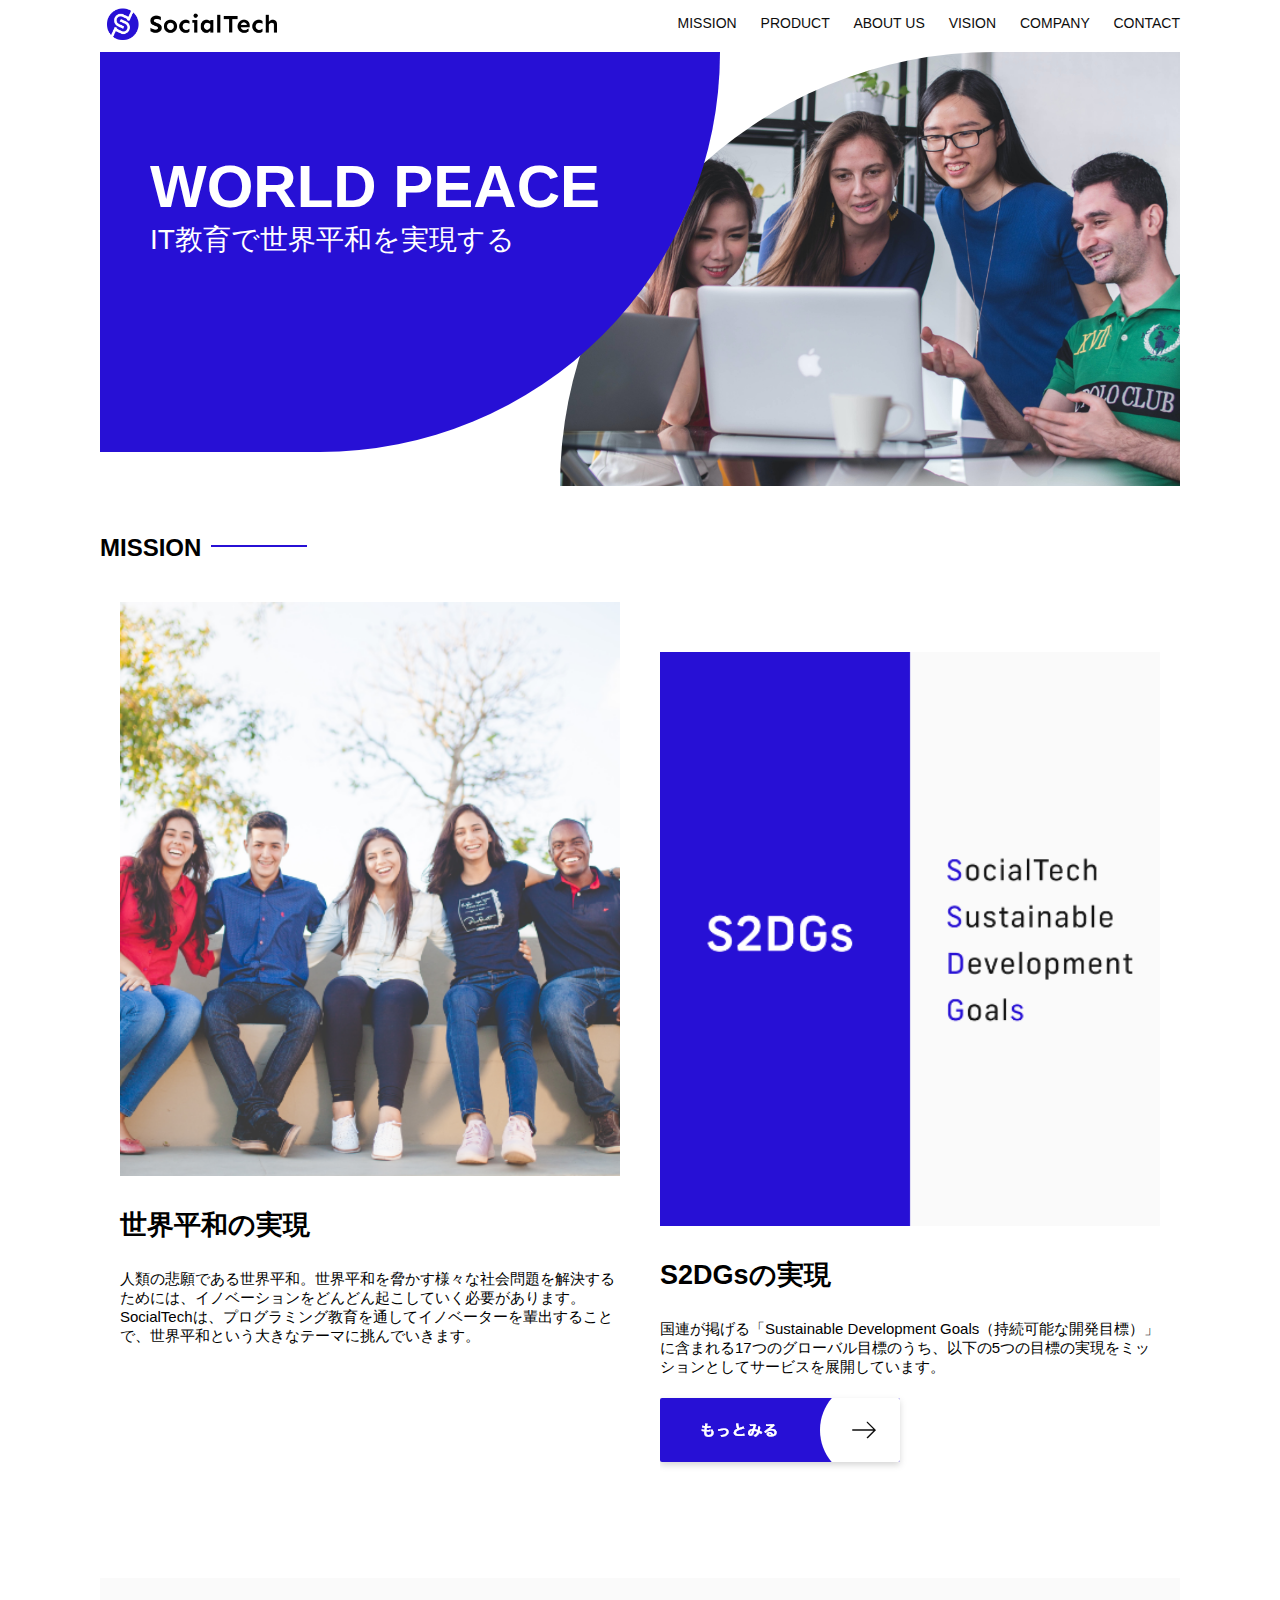
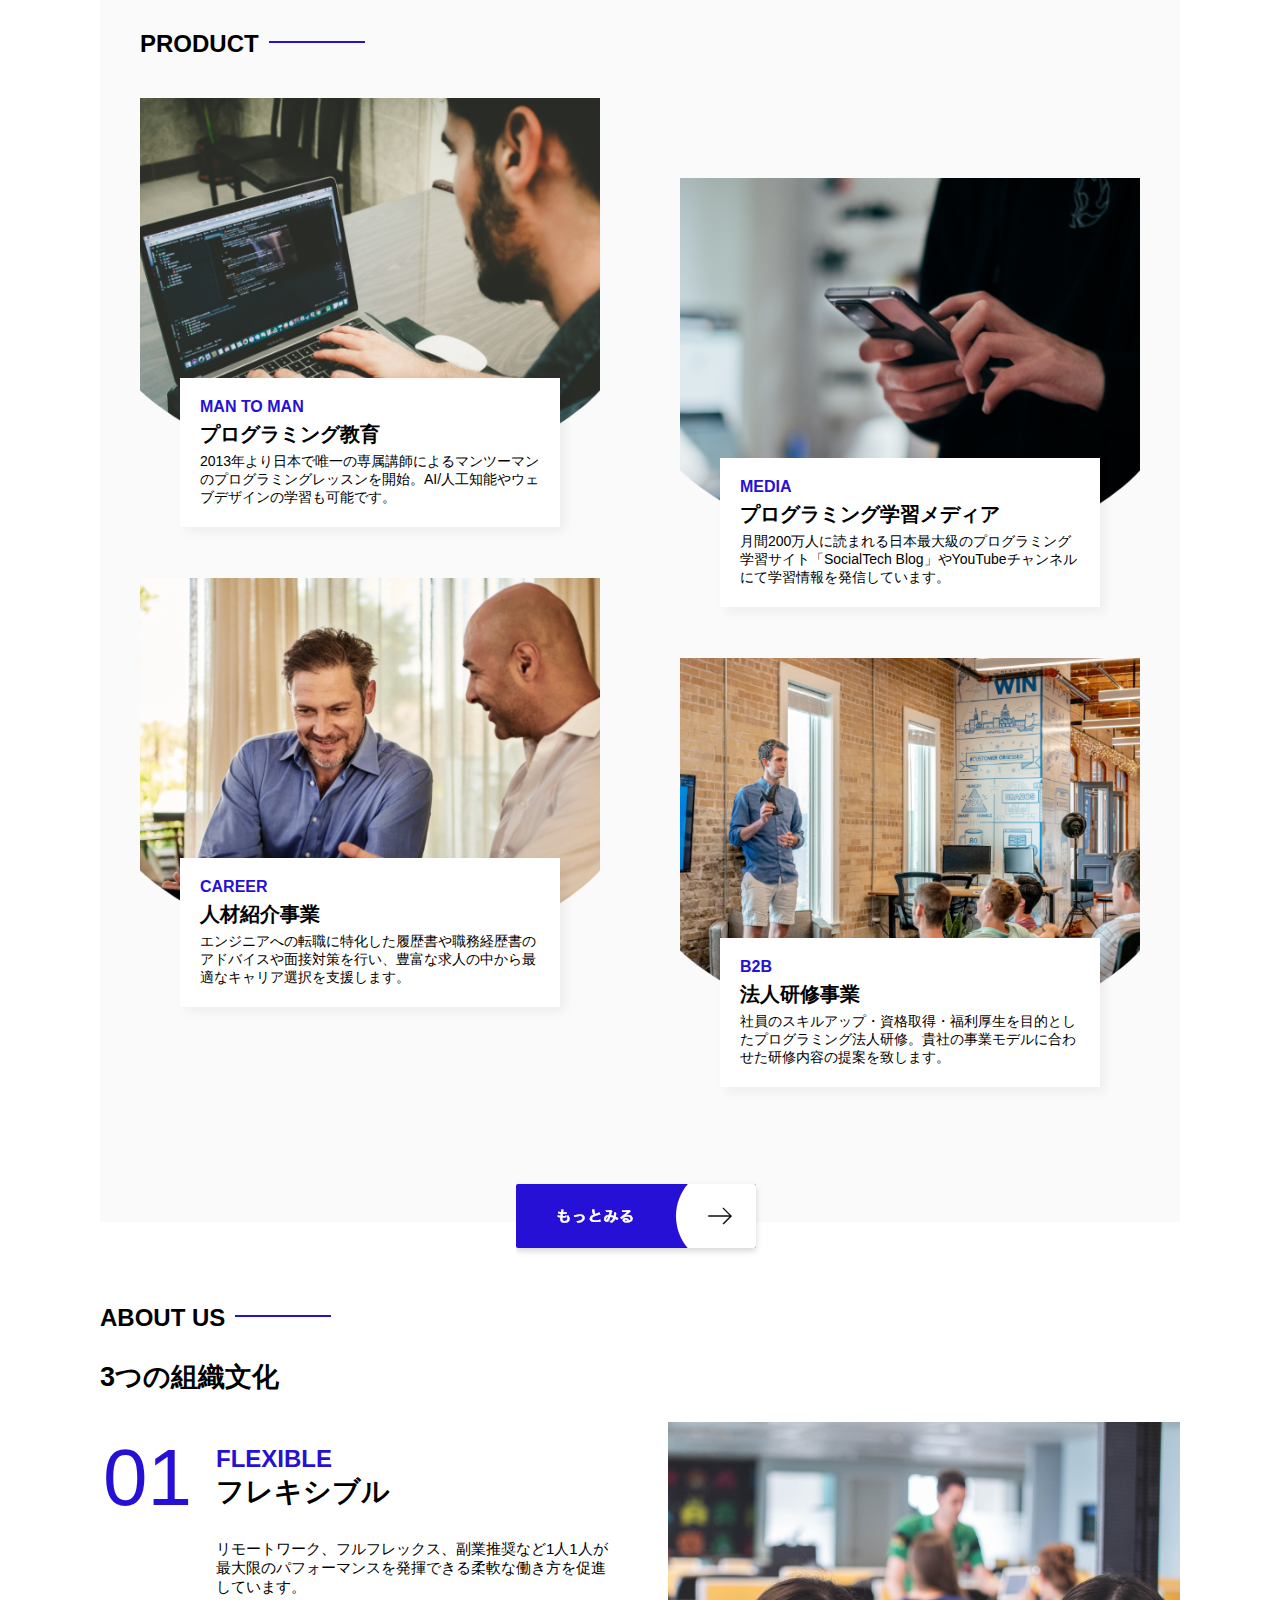
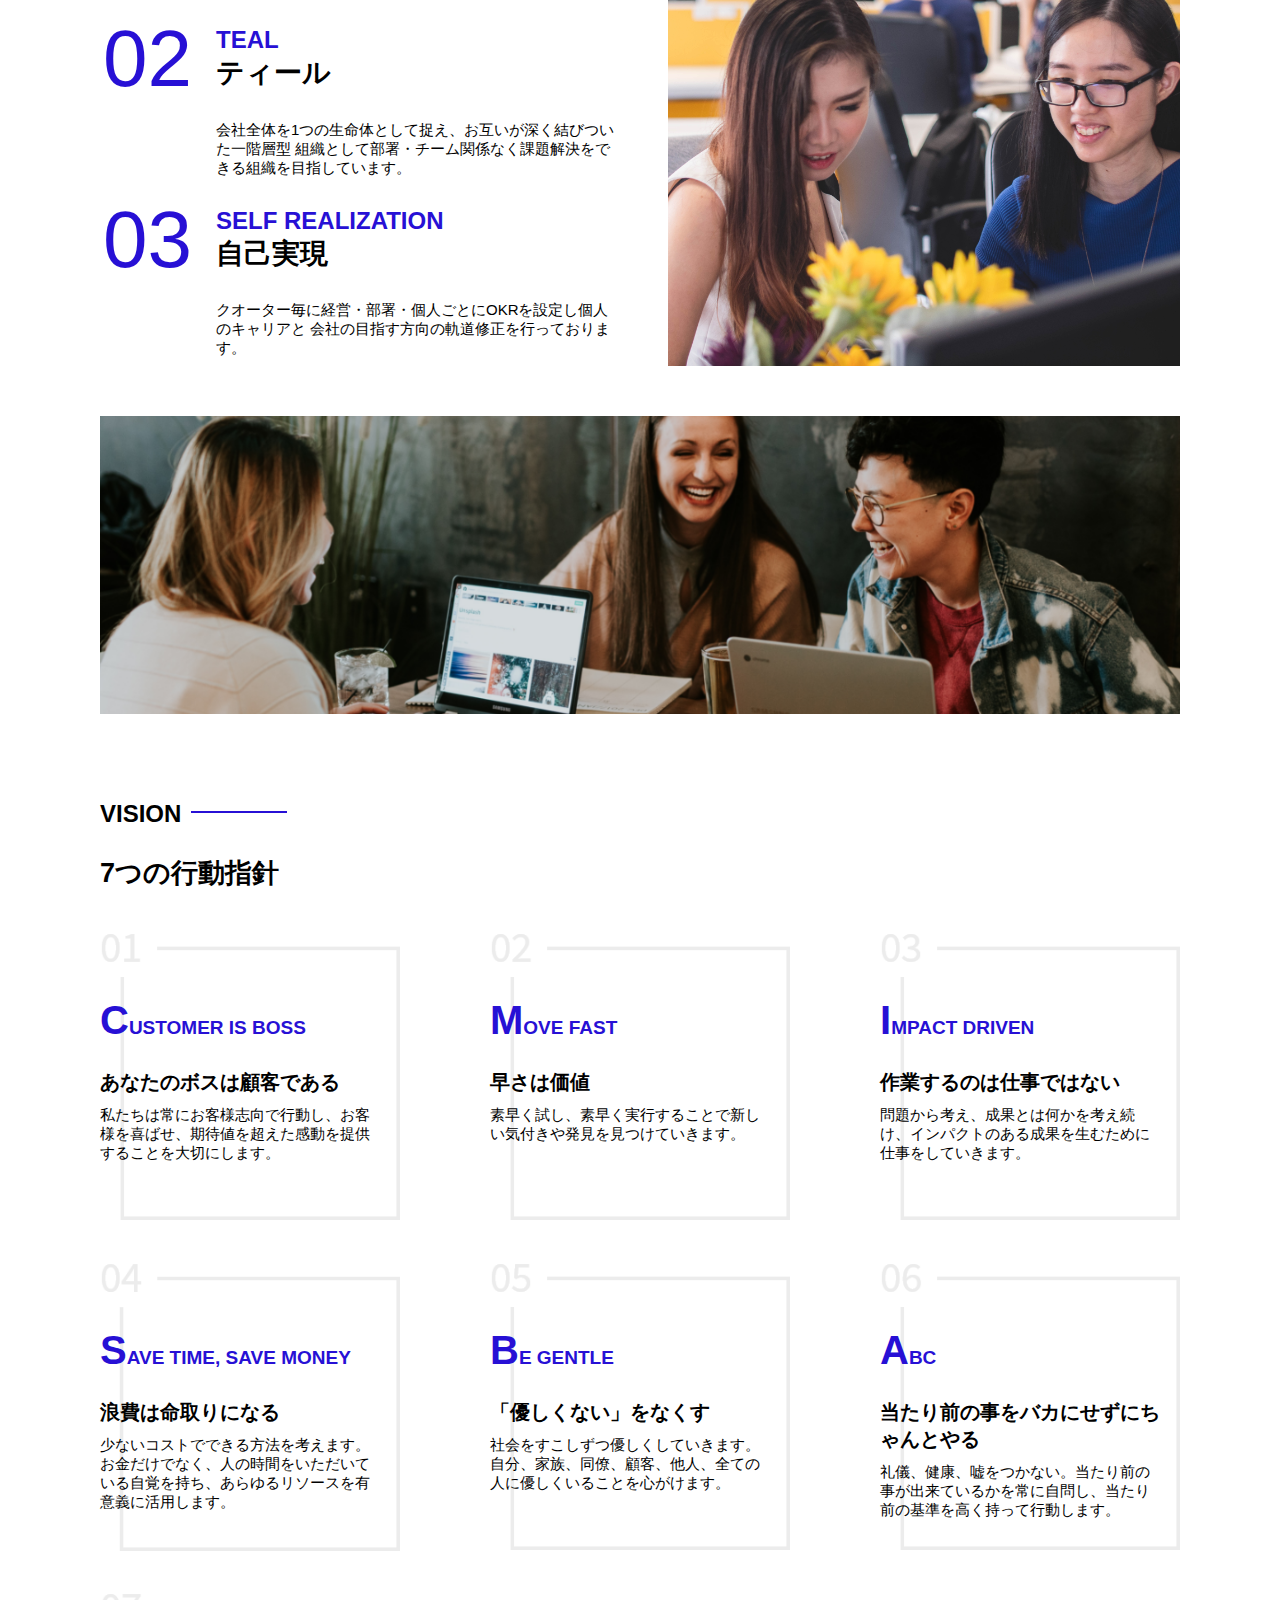
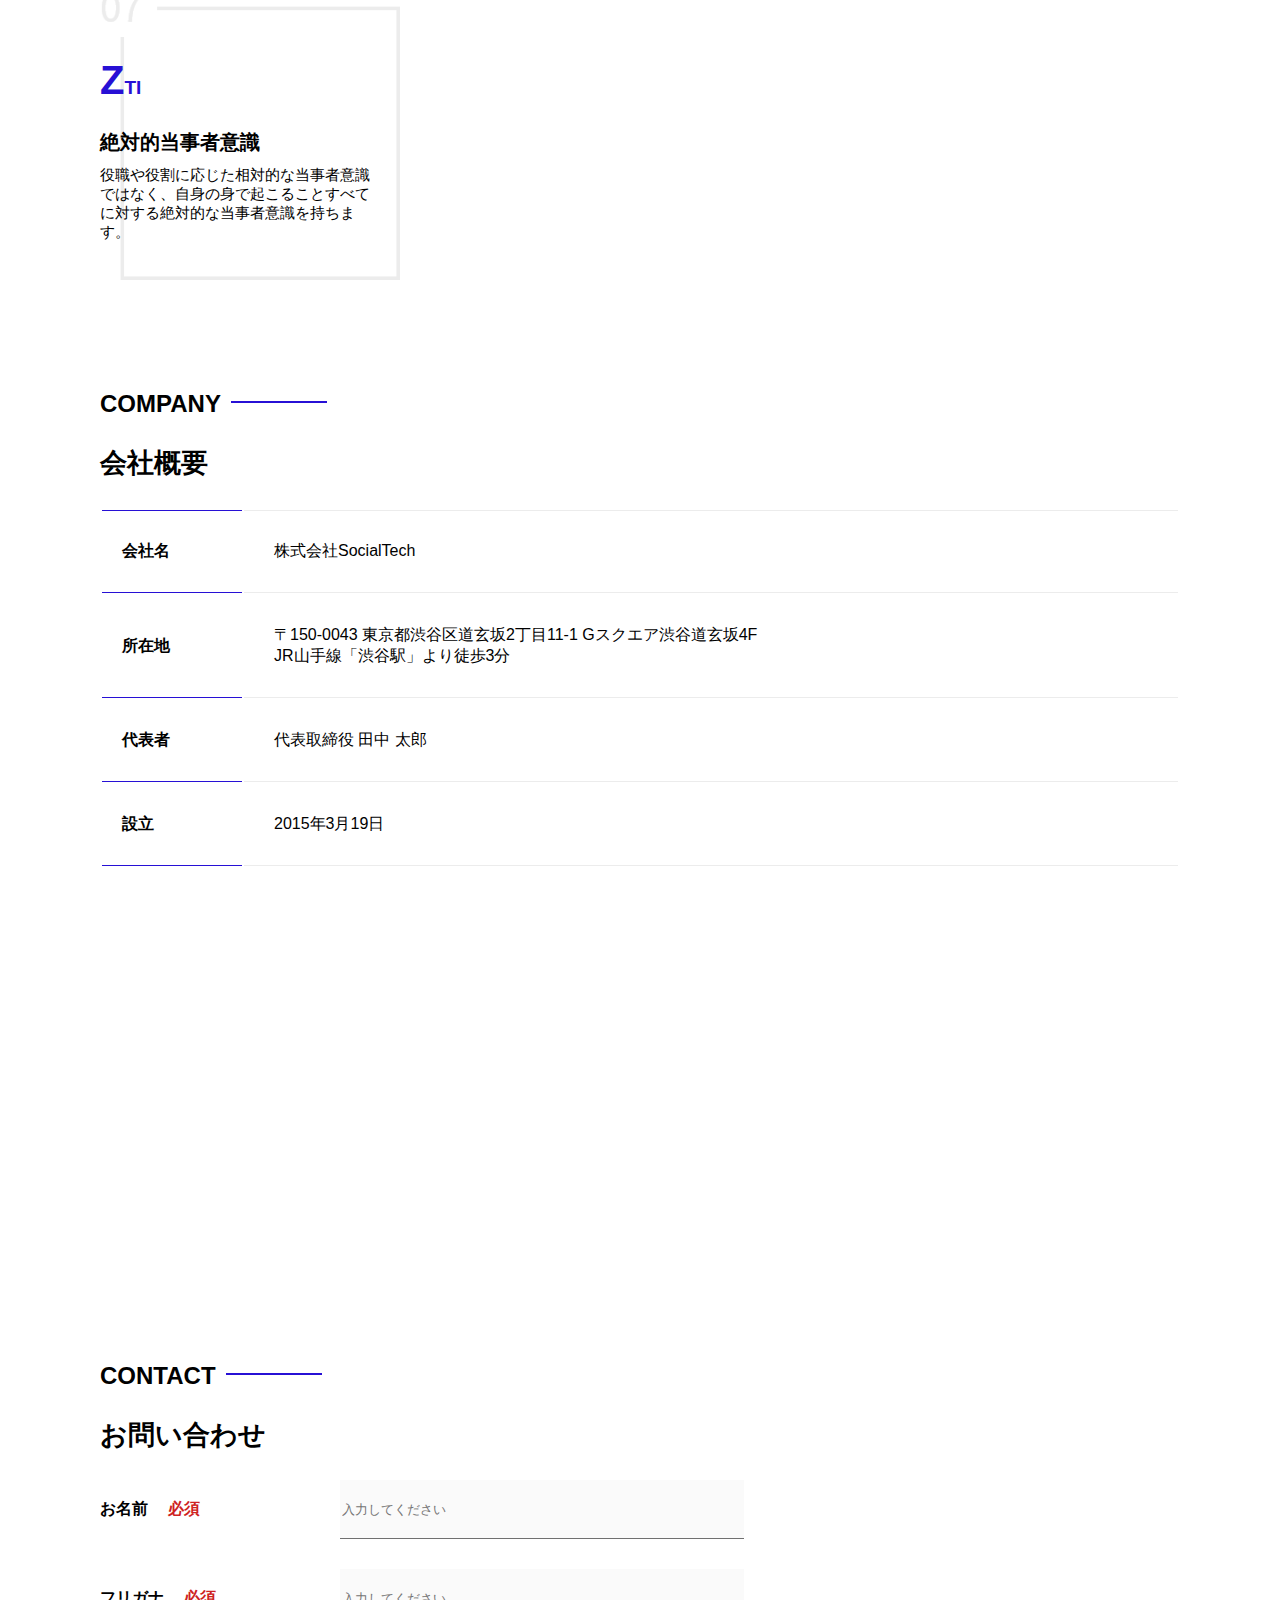
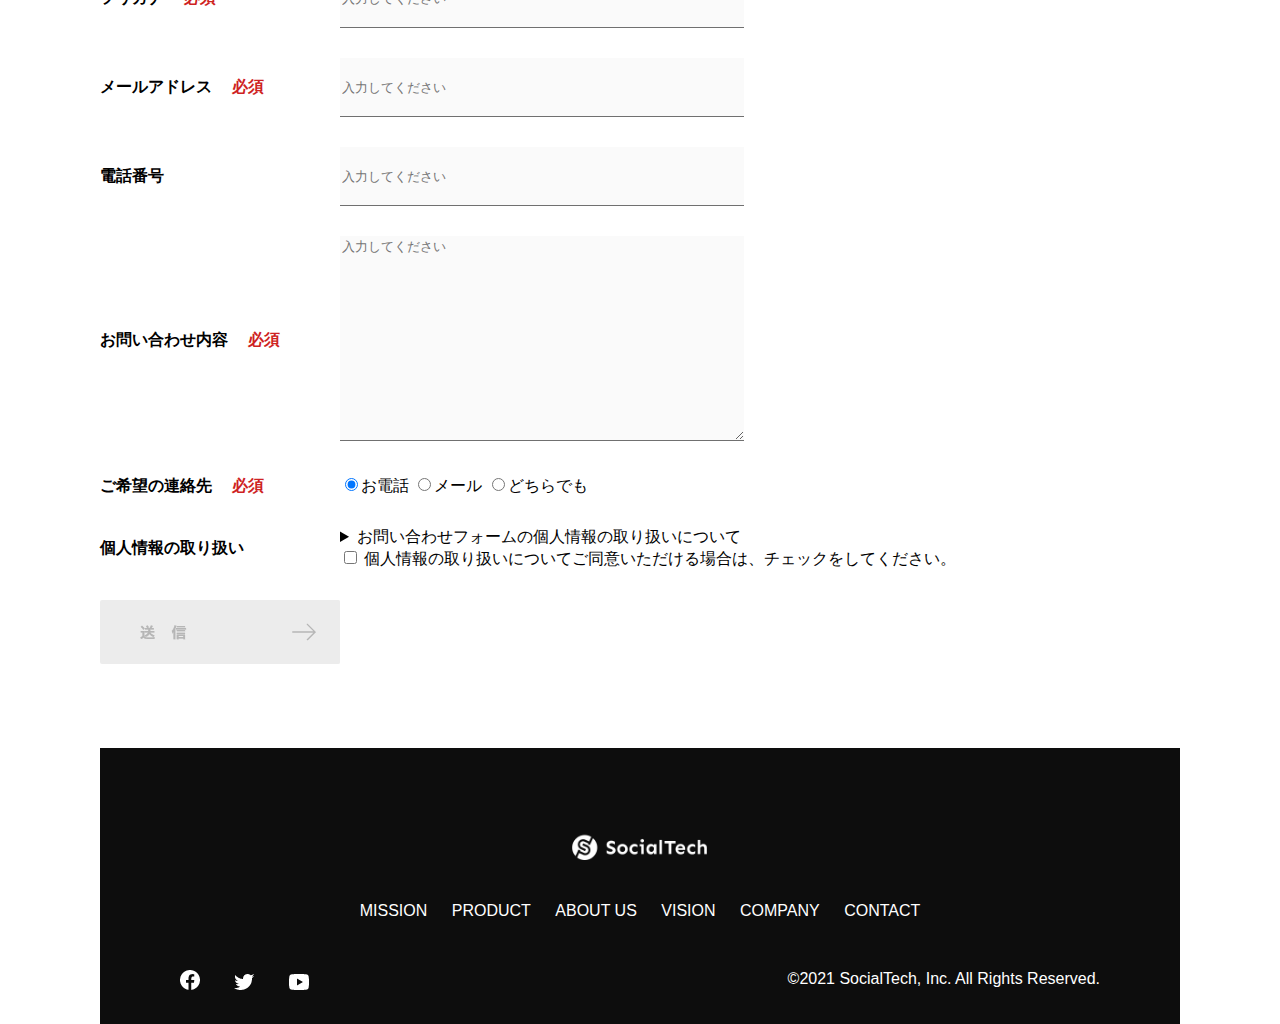
<file: index.html>
<!DOCTYPE html>
<head>
  <title>SocialTech</title>
  <meta charset="UTF-8">
  <meta name="description" content="SocialTechはEdTech業界のリーディングカンパニーを目指します。">
  <meta name="viewport" content="width=device-width, initial-scale=1.0">
  <link rel="stylesheet" href="style.css">
</head>
<body>
  <header>
    <a href="index.html" id="logo"><img src="images/logo.png" alt="トップページに戻る"></a>
    <nav id="nav-pc">
      <a href="mission.html">MISSION</a>
      <a href="product.html">PRODUCT</a>
      <a href="index.html#aboutus">ABOUT US</a>
      <a href="index.html#vision">VISION</a>
      <a href="index.html#company">COMPANY</a>
      <a href="index.html#contact">CONTACT</a>
    </nav>
  </header>  
  <main>
    <article>
      <!-- メインビジュアル -->
      <section id="main-visual">
        <div id="main-message">
          <h1>WORLD PEACE</h1>
          <p>IT教育で世界平和を実現する</p>
        </div>
        <img src="images/index/index-main.png" alt="PCの周りに集まる多国籍の仲間たち">
      </section>
      <!--ミッション-->
      <section id="mission">
        <h2 class="index-h2">MISSION</h2>
        <div id="mission-flex">
          <div>
            <img id="mission-photo" src="images/index/index-mission.png" alt="屋外のベンチで写真を撮影する多国籍の仲間たち">
            <h3>世界平和の実現</h3>
            <p>
              人類の悲願である世界平和。世界平和を脅かす様々な社会問題を解決するためには、イノベーションをどんどん起こしていく必要があります。SocialTechは、プログラミング教育を通してイノベーターを輩出することで、世界平和という大きなテーマに挑んでいきます。
            </p>
          </div>
          <div>
            <img id="s2dgs" src="images/index/s2dgs.png" alt="S2DGs">
            <h3>S2DGsの実現</h3>
            <p>国連が掲げる「Sustainable Development Goals（持続可能な開発目標）」に含まれる17つのグローバル目標のうち、以下の5つの目標の実現をミッションとしてサービスを展開しています。</p>
            <a href="mission.html">
              <img src="images/button-more.png" alt="もっとみる">
            </a>
          </div>
        </div>
      </section>
      <!-- プロダクト -->
      <section id="product">
        <h2 class="index-h2">PRODUCT</h2>
        <div>
          <div id="product-left">
            <div>
              <img class="product-photo" src="images/index/index-mantoman.png" alt="PCでコードを書く男性">
              <div class="product-explain">
                <span>MAN TO MAN</span>
                <h3>プログラミング教育</h3>
                <p>2013年より日本で唯一の専属講師によるマンツーマンのプログラミングレッスンを開始。AI/人工知能やウェブデザインの学習も可能です。</p>
              </div>
            </div>
            <div>
              <img class="product-photo" src="images/index/index-career.png" alt="笑顔で話し合う2人の男性">
              <div class="product-explain">
                <span>CAREER</span>
                <h3>人材紹介事業</h3>
                <p>エンジニアへの転職に特化した履歴書や職務経歴書のアドバイスや面接対策を行い、豊富な求人の中から最適なキャリア選択を支援します。</p>
              </div>
            </div>
          </div>
          <div id="product-right">
             <div>
               <img class="product-photo" src="images/index/index-media.png" alt="スマートフォンを操作する人">
               <div class="product-explain">
                 <span>MEDIA</span>
                 <h3>プログラミング学習メディア</h3>
                 <p>月間200万人に読まれる日本最大級のプログラミング学習サイト「SocialTech Blog」やYouTubeチャンネルにて学習情報を発信しています。</p>
               </div>
             </div>
             <div>
               <img class="product-photo" src="images/index/index-b2b.png" alt="講演中の男性とそれを聴く人々">
               <div class="product-explain">
                 <span>B2B</span>
                 <h3>法人研修事業</h3>
                 <p>社員のスキルアップ・資格取得・福利厚生を目的としたプログラミング法人研修。貴社の事業モデルに合わせた研修内容の提案を致します。</p>
               </div>
             </div>
           </div>
         </div>
         <div>
           <a id="product-more" href="product.html">
             <img src="images/button-more.png" alt="もっとみる">
           </a>
         </div>
      </section>
      <!---ABOUT US-->
      <section id="aboutus">
        <h2 class="index-h2">ABOUT US</h2>
        <h3>3つの組織文化</h3>
        <div>
          <table class="culture-table">
            <tr>
              <td>
                <span class="culture-num">01</span>
              </td>
              <td>
                <span class="culture-en">FLEXIBLE</span>
                <span class="culture-jp">フレキシブル</span>
              </td>
            </tr>
            <tr>
              <td>
                <!--空のセル-->
              </td>
              <td>
                <p class="culture-description">
                  リモートワーク、フルフレックス、副業推奨など1人1人が最大限のパフォーマンスを発揮できる柔軟な働き方を促進しています。
                </p>
              </td>
            </tr>
            <tr>
              <td>
                <span class="culture-num">02</span>
              </td>
              <td>
                <span class="culture-en">TEAL</span>
                <span class="culture-jp">ティール</span>
              </td>
            </tr>
            <tr>
              <td>
                <!--空のセル-->
              </td>
              <td>
                <p class="culture-description">
                  会社全体を1つの生命体として捉え、お互いが深く結びついた一階層型
                  組織として部署・チーム関係なく課題解決をできる組織を目指しています。
                </p>
              </td>
            </tr>
            <tr>
              <td>
                <span class="culture-num">03</span>
              </td>
              <td>
                <span class="culture-en">SELF REALIZATION</span>
                <span class="culture-jp">自己実現</span>
              </td>
            </tr>
            <tr>
              <td>
                <!--空のセル-->
              </td>
              <td>
                <p class="culture-description">
                  クオーター毎に経営・部署・個人ごとにOKRを設定し個人のキャリアと
                  会社の目指す方向の軌道修正を行っております。
                </p>
              </td>
            </tr>
          </table>
          <img class="culture-img" src="images/index/index-aboutus1.png" alt="笑顔で話し合う2人の女性">
        </div>
        <img class="culture-img2" src="images/index/index-aboutus2.png" alt="笑顔で話し合う3人の男女">
      </section>
      <!-- VISION -->
      <section id="vision">
        <h2 class="index-h2">VISION</h2>
        <h3>7つの行動指針</h3>
        <div>
          <div class="vision-box">
            <img src="images/index/vision-01.png" alt="01">
            <span>
              <h4>CUSTOMER IS BOSS</h4>
              <h5>あなたのボスは顧客である</h5>
              <p>私たちは常にお客様志向で行動し、お客様を喜ばせ、期待値を超えた感動を提供することを大切にします。</p>
            </span>
          </div>
           <div class="vision-box">
             <img src="images/index/vision-02.png" alt="02">
             <span>
               <h4>MOVE FAST</h4>
               <h5>早さは価値</h5>
               <p>素早く試し、素早く実行することで新しい気付きや発見を見つけていきます。</p>
             </span>
           </div>
           <div class="vision-box">
             <img src="images/index/vision-03.png" alt="03">
             <span>
               <h4>IMPACT DRIVEN</h4>
               <h5>作業するのは仕事ではない</h5>
               <p>問題から考え、成果とは何かを考え続け、インパクトのある成果を生むために仕事をしていきます。</p>
             </span>
           </div>
           <div class="vision-box">
             <img src="images/index//vision-04.png" alt="04">
             <span>
               <h4>SAVE TIME, SAVE MONEY</h4>
               <h5>浪費は命取りになる</h5>
               <p>少ないコストでできる方法を考えます。お金だけでなく、人の時間をいただいている自覚を持ち、あらゆるリソースを有意義に活用します。</p>
             </span>
           </div>
           <div class="vision-box">
             <img src="images/index/vision-05.png" alt="05">
             <span>
               <h4>BE GENTLE</h4>
               <h5>「優しくない」をなくす</h5>
               <p>社会をすこしずつ優しくしていきます。自分、家族、同僚、顧客、他人、全ての人に優しくいることを心がけます。</p>
             </span>
           </div>
           <div class="vision-box">
             <img src="images/index/vision-06.png" alt="06">
             <span>
               <h4>ABC</h4>
               <h5>当たり前の事をバカにせずにちゃんとやる</h5>
               <p>礼儀、健康、嘘をつかない。当たり前の事が出来ているかを常に自問し、当たり前の基準を高く持って行動します。</p>
             </span>
           </div>
           <div class="vision-box">
             <img src="images/index/vision-07.png" alt="07">
             <span>
               <h4>ZTI</h4>
               <h5>絶対的当事者意識</h5>
               <p>役職や役割に応じた相対的な当事者意識ではなく、自身の身で起こることすべてに対する絶対的な当事者意識を持ちます。</p>
             </span>
           </div>
        </div>
      </section>
      <!-- COMPANY -->
      <section id="company">
        <h2 class="index-h2">COMPANY</h2>
        <h3>会社概要</h3>
        <table id="company-table">
          <tr>
            <th class="tableheader-first">会社名</th>
            <td class="cell-first">株式会社SocialTech</td>
          </tr>
          <tr>
            <th class="tableheader">所在地</th>
            <td class="cell">〒150-0043 東京都渋谷区道玄坂2丁目11-1 Gスクエア渋谷道玄坂4F<br>JR山手線「渋谷駅」より徒歩3分</td>
          </tr>
          <tr>
            <th class="tableheader">代表者</th>
            <td class="cell">代表取締役 田中 太郎</td>
          </tr>
          <tr>
            <th class="tableheader">設立</th>
            <td class="cell">2015年3月19日</td>
          </tr>
        </table>
        <iframe
        src="https://www.google.com/maps/embed?pb=!1m18!1m12!1m3!1d3241.7759544892483!2d139.69399665123464!3d35.65789123876098!2m3!1f0!2f0!3f0!3m2!1i1024!2i768!4f13.1!3m3!1m2!1s0x60188caa0042e8d1%3A0xba130bea826a7aa2!2z44CSMTUwLTAwNDMg5p2x5Lqs6YO95riL6LC35Yy66YGT546E5Z2C77yS5LiB55uu77yR77yR4oiS77yR!5e0!3m2!1sja!2sjp!4v1636872991912!5m2!1sja!2sjp"
        style="border:0;" allowfullscreen="" loading="lazy">
        </iframe>
      </section>
      <!-- CONTACT -->
      <section id="contact">
        <h2 class="index-h2">CONTACT</h2>
        <h3>お問い合わせ</h3>
        <form action="https://api.staticforms.xyz/submit" method="post">
          <input type="text" name="honeypot" style="display:none">
          <input type="hidden" name="accessKey" value="<API_CODE>">
          <input type="hidden" name="subject" value="Webサイトからお問い合わせがありました" />
          <input type="hidden" name="replyTo" value="<EMAIL>">
          <input type="hidden" name="redirectTo" value="">  
          <div>
            <div class="contact-heading">
              <label class="contact-label">お名前<span class="contact-span">必須</span></label>
            </div>
            <div>
              <input type="text" name="name" placeholder="入力してください" class="contact-textbox">
            </div>
          </div>
          <div>
            <div class="contact-heading">
              <label class="contact-label">フリガナ<span class="contact-span">必須</span></label>
            </div>
            <div>
              <input type="text" name="hurigana" placeholder="入力してください" class="contact-textbox">
            </div>
          </div>
          <div>
            <div class="contact-heading">
              <label class="contact-label">メールアドレス<span class="contact-span">必須</span></label>
            </div>
            <div>
              <input type="text" name="email" placeholder="入力してください" class="contact-textbox">
            </div>
          </div>
          <div>
            <div class="contact-heading">
              <label class="contact-label">電話番号</label>
            </div>
            <div>
              <input type="text" name="tel" placeholder="入力してください" class="contact-textbox">
            </div>
          </div>
          <div>
            <div class="contact-heading">
              <label class="contact-label">お問い合わせ内容<span class="contact-span">必須</span></label>
            </div>
            <div>
              <textarea class="contact-textarea " placeholder="入力してください" name="message"></textarea>
            </div>
          </div>
          <div>
            <div class="contact-heading">
              <label class="contact-label">ご希望の連絡先<span class="contact-span">必須</span></label>
            </div>
            <div>
              <input class="radiobutton" type="radio" value="tel" name="contact" checked><label>お電話</label>
              <input class="radiobutton" type="radio" value="mail" name="contact"><label>メール</label>
              <input class="radiobutton" type="radio" value="both" name="contact"><label>どちらでも</label>
            </div>
          </div>
          <div>
            <div class="contact-heading">
              <label class="contact-label">個人情報の取り扱い</label>
            </div>
            <div>
              <details>
                <summary>お問い合わせフォームの個人情報の取り扱いについて</summary>
                <div>
                  <span>１．組織の名称又は氏名</span><br>
                  株式会社SocialTech<br><br>
                  <span>２．個人情報保護管理者（若しくはその代理人）の氏名又は職名、所属及び連絡先
                    鈴木 一郎 コーポレート部</span><br>
                  メールアドレス：support@socialtech.net<br>
                  TEL：03-xxxx-xxxx<br>
                  <span>３．個人情報の利用目的</span><br>
                  ・本サービス及び本サービスに関連する情報の提供又はそれらに関する連絡のため<br>
                  ・ユーザーの本人確認のため<br>
                  ・当社サービスのご案内のため<br>
                  ・当社の商品等の広告または宣伝（電子メールによるものを含むものとします。）<br><br>
                  <span>４．個人情報の取り扱い業務の委託</span><br>
                  個人情報の取扱業務の全部または一部を外部に業務委託する場合があります。<br>
                  その際、弊社は、個人情報を適切に保護できる管理体制を敷き実行していることを条件として<br>
                  委託先を厳選したうえで、機密保持契約を委託先と締結し、お客様の個人情報を厳密に管理させます。<br><br>
                  <span>５．個人情報の開示等の請求</span><br>
                  お客様は、弊社に対してご自身の個人情報の開示等（利用目的の通知、開示、内容の訂正・追加・削除、利用の停止または消去、第三者への提供の停止）に関して、当社問合わせ窓口に申し出ることができます。<br>
                  その際、弊社はお客様ご本人を確認させていただいたうえで、合理的な期間内に対応いたします。<br><br>
                  なお、個人情報に関する弊社問合わせ先は、次の通りです。<br><br>
                  株式会社SocialTech　個人情報問合せ窓口<br>
                  〒150-0043　東京都渋谷区道玄坂2丁目11-1 Ｇスクエア渋谷道玄坂 4F<br>
                  メールアドレス：support@socialtech.net　TEL：03-xxxx-xxxx<br><br>
                  <span>６．個人情報を提供されることの任意性について</span><br><br>
                  お客様がご自身の個人情報を弊社に提供されるか否かは、お客様のご判断によりますが、もしご提供されない場合には、適切なサービスが提供できない場合がありますので予めご了承ください。
                </div>
              </details>
              <input type="checkbox" name="agree">
              <span>個人情報の取り扱いについてご同意いただける場合は、チェックをしてください。</span>
            </div>
          </div>
          <input type="image" src="images/button-submit.png" alt="送信する">
        </form>
      </section>
    </article>
    <footer>
      <div id="footer-logo">
        <img src="images/logo-sp.png" alt="SocialTech">
      </div>
      <div id="footer-link">
        <a href="mission.html">MISSION</a>
        <a href="product.html">PRODUCT</a>
        <a href="index.html#aboutus">ABOUT US</a>
        <a href="index.html#vision">VISION</a>
        <a href="index.html#company">COMPANY</a>
        <a href="index.html#contact">CONTACT</a>
      </div>
      <div id="sns-footer">
        <a href="https://www.facebook.com/sejuku2013"><img src="images/button-facebook.png" alt="Facebookのリンク"></a>
        <a href="https://twitter.com/samuraijuku"><img src="images/button-twitter.png" alt="Twitterのリンク"></a>
        <a href="https://www.youtube.com/channel/UCCFOQO5aDK0xXam4cUQXT8g"><img src="images/button-youtube.png" alt="YouTubeのリンク"></a>
        <span id="copyright">&copy;2021 SocialTech, Inc. All Rights Reserved. </span>
      </div>
    </footer>
  </main>
</body>
</html>
</file>
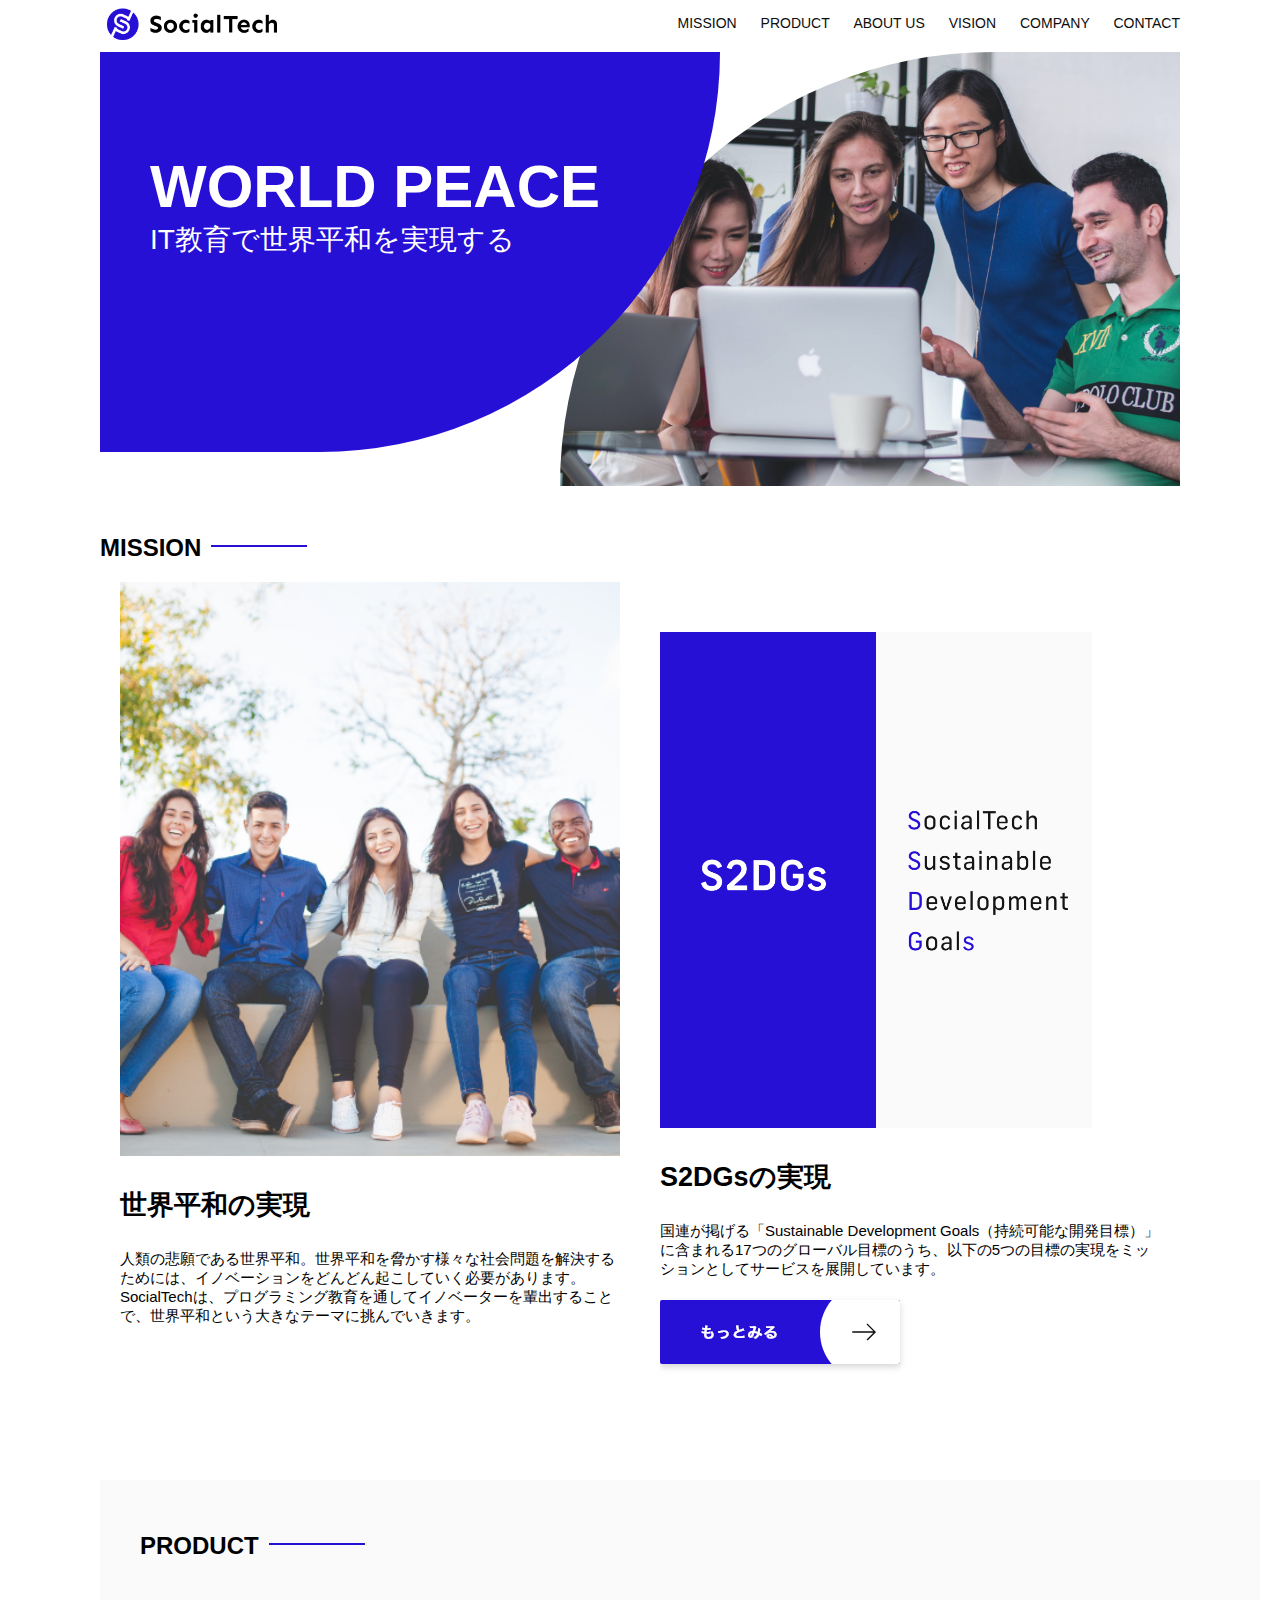
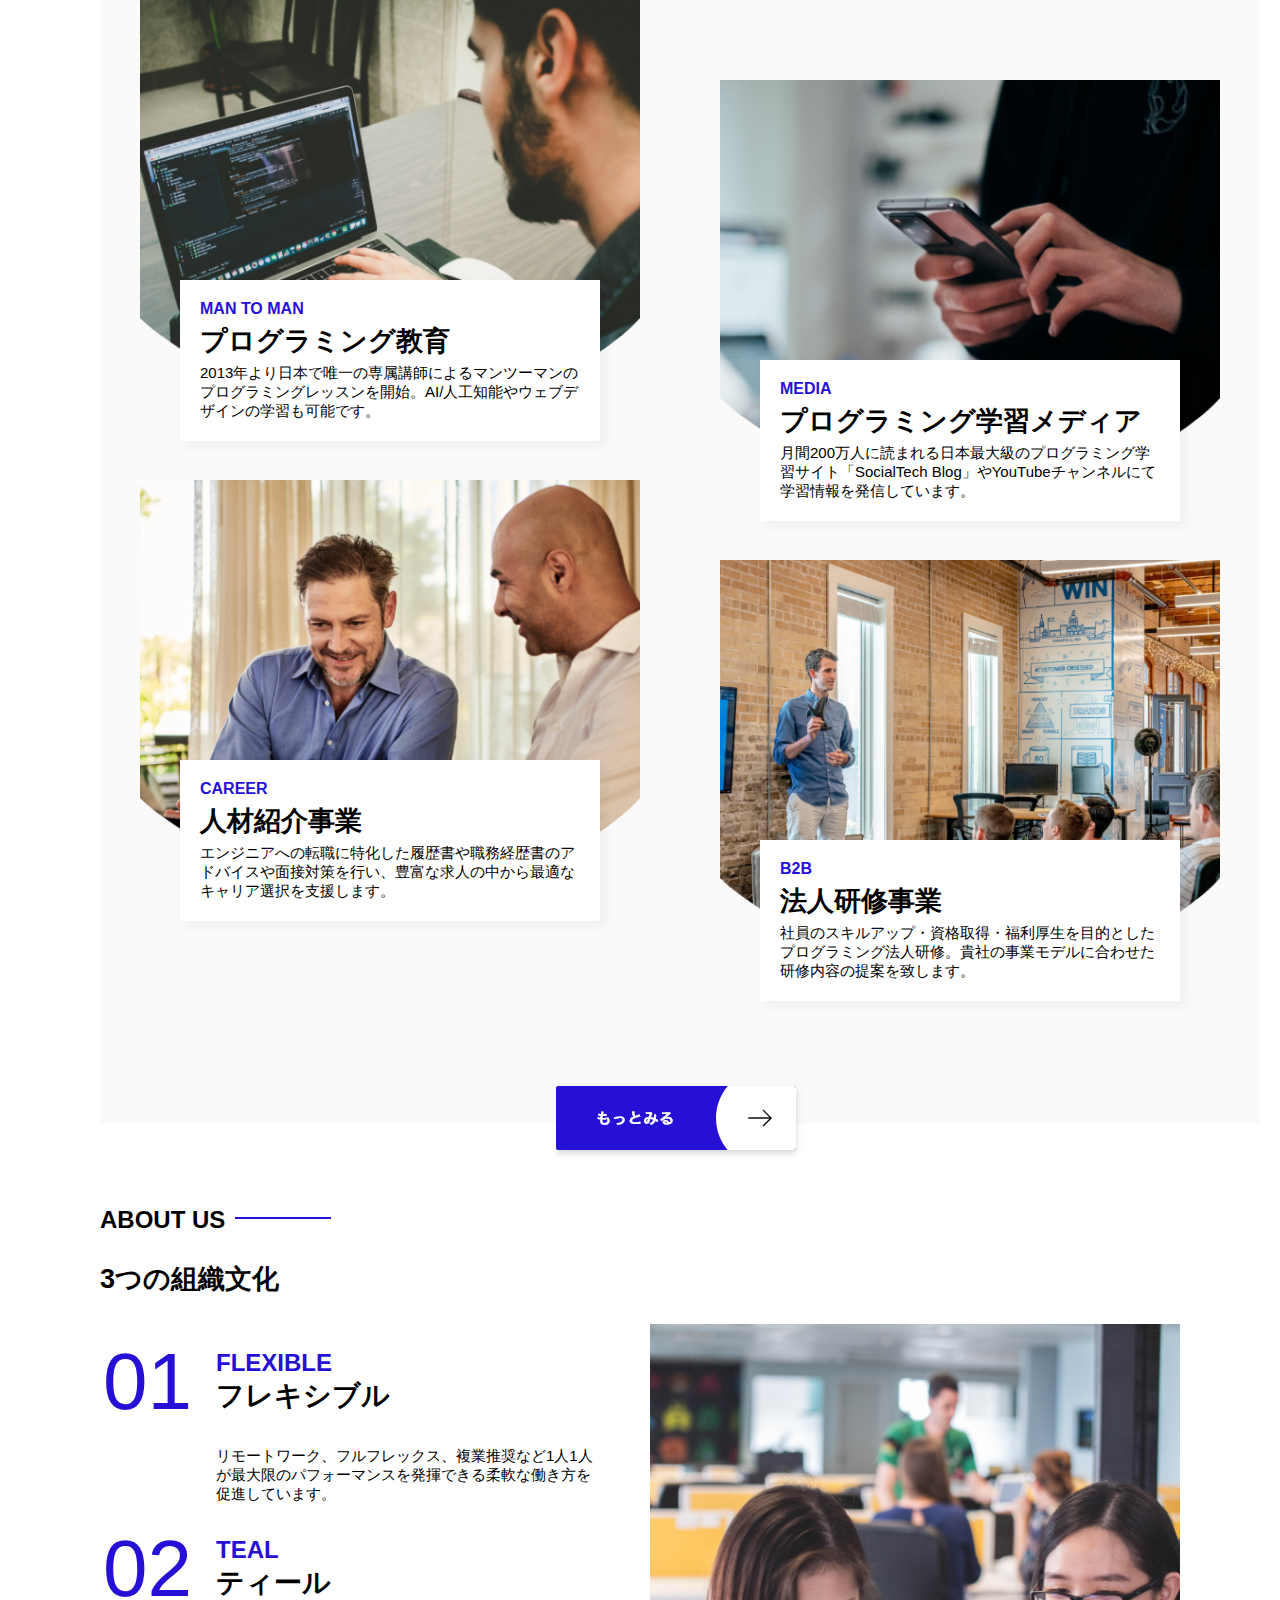
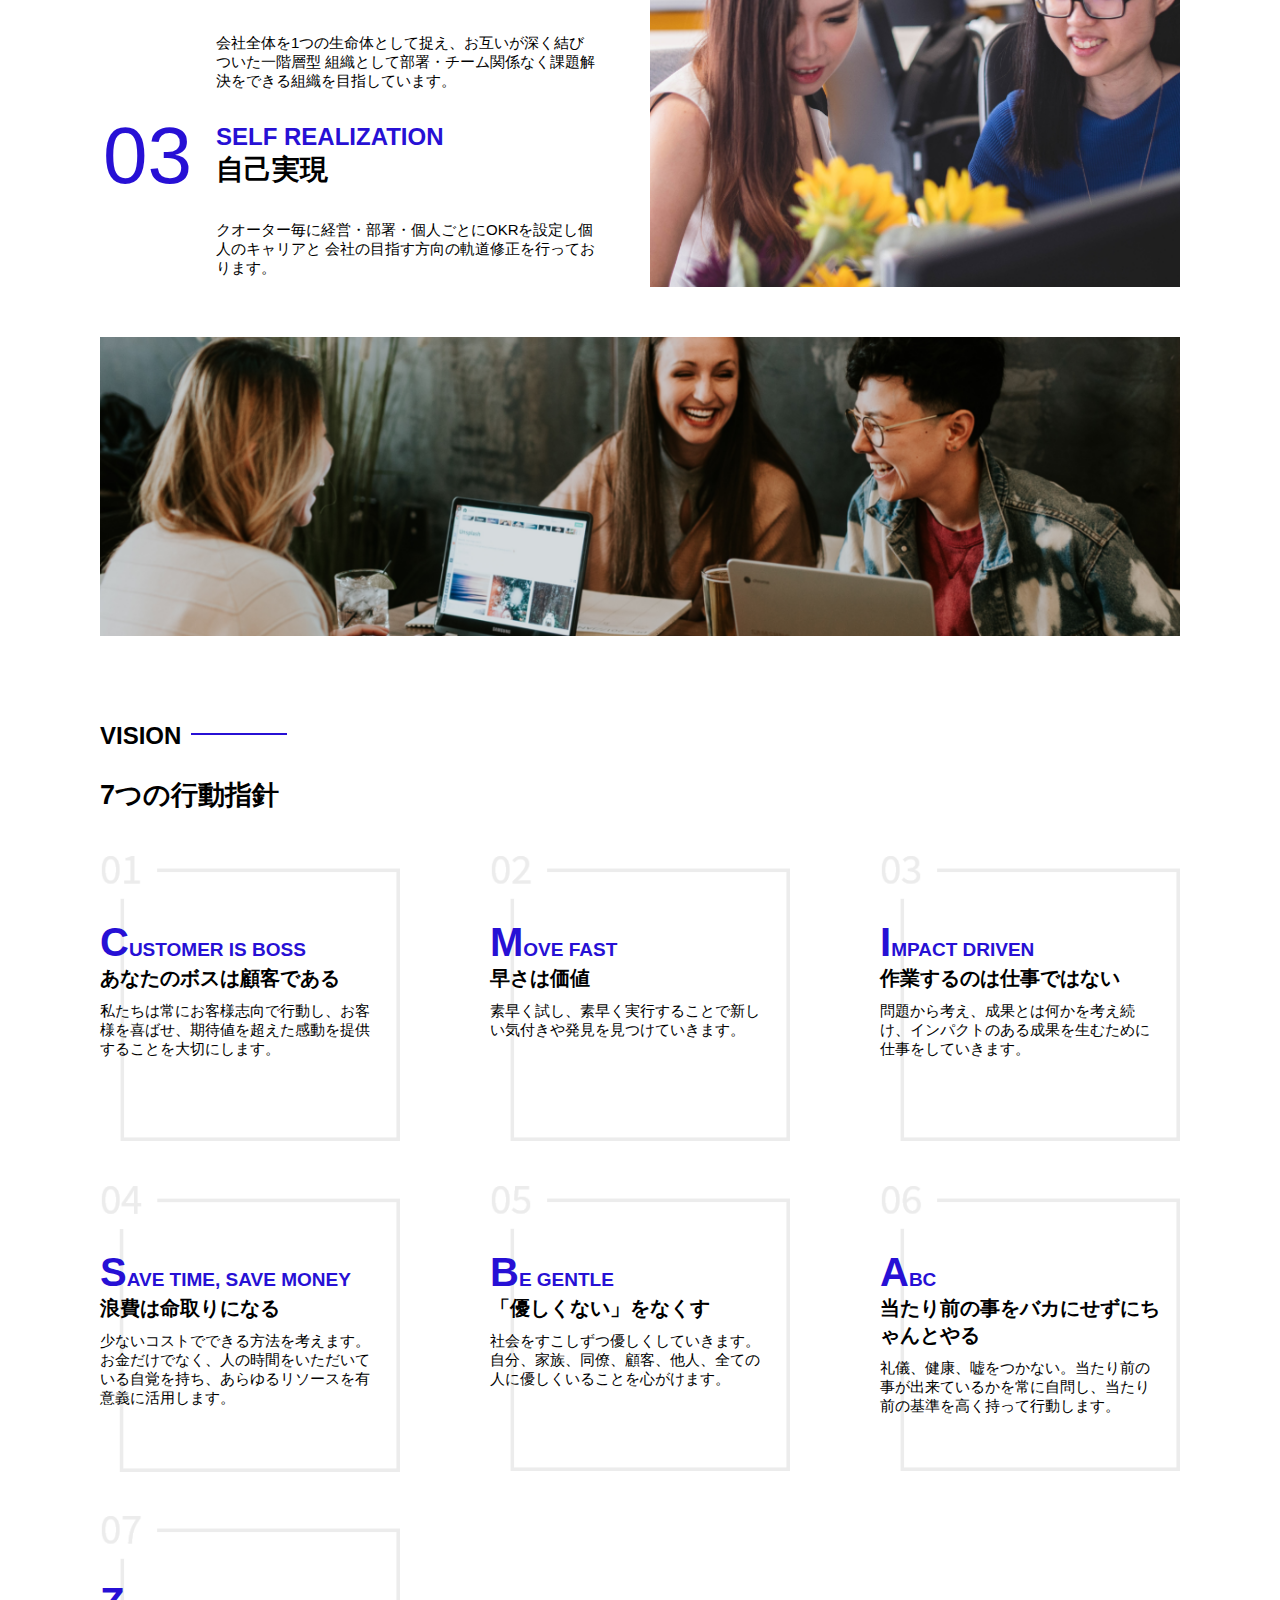
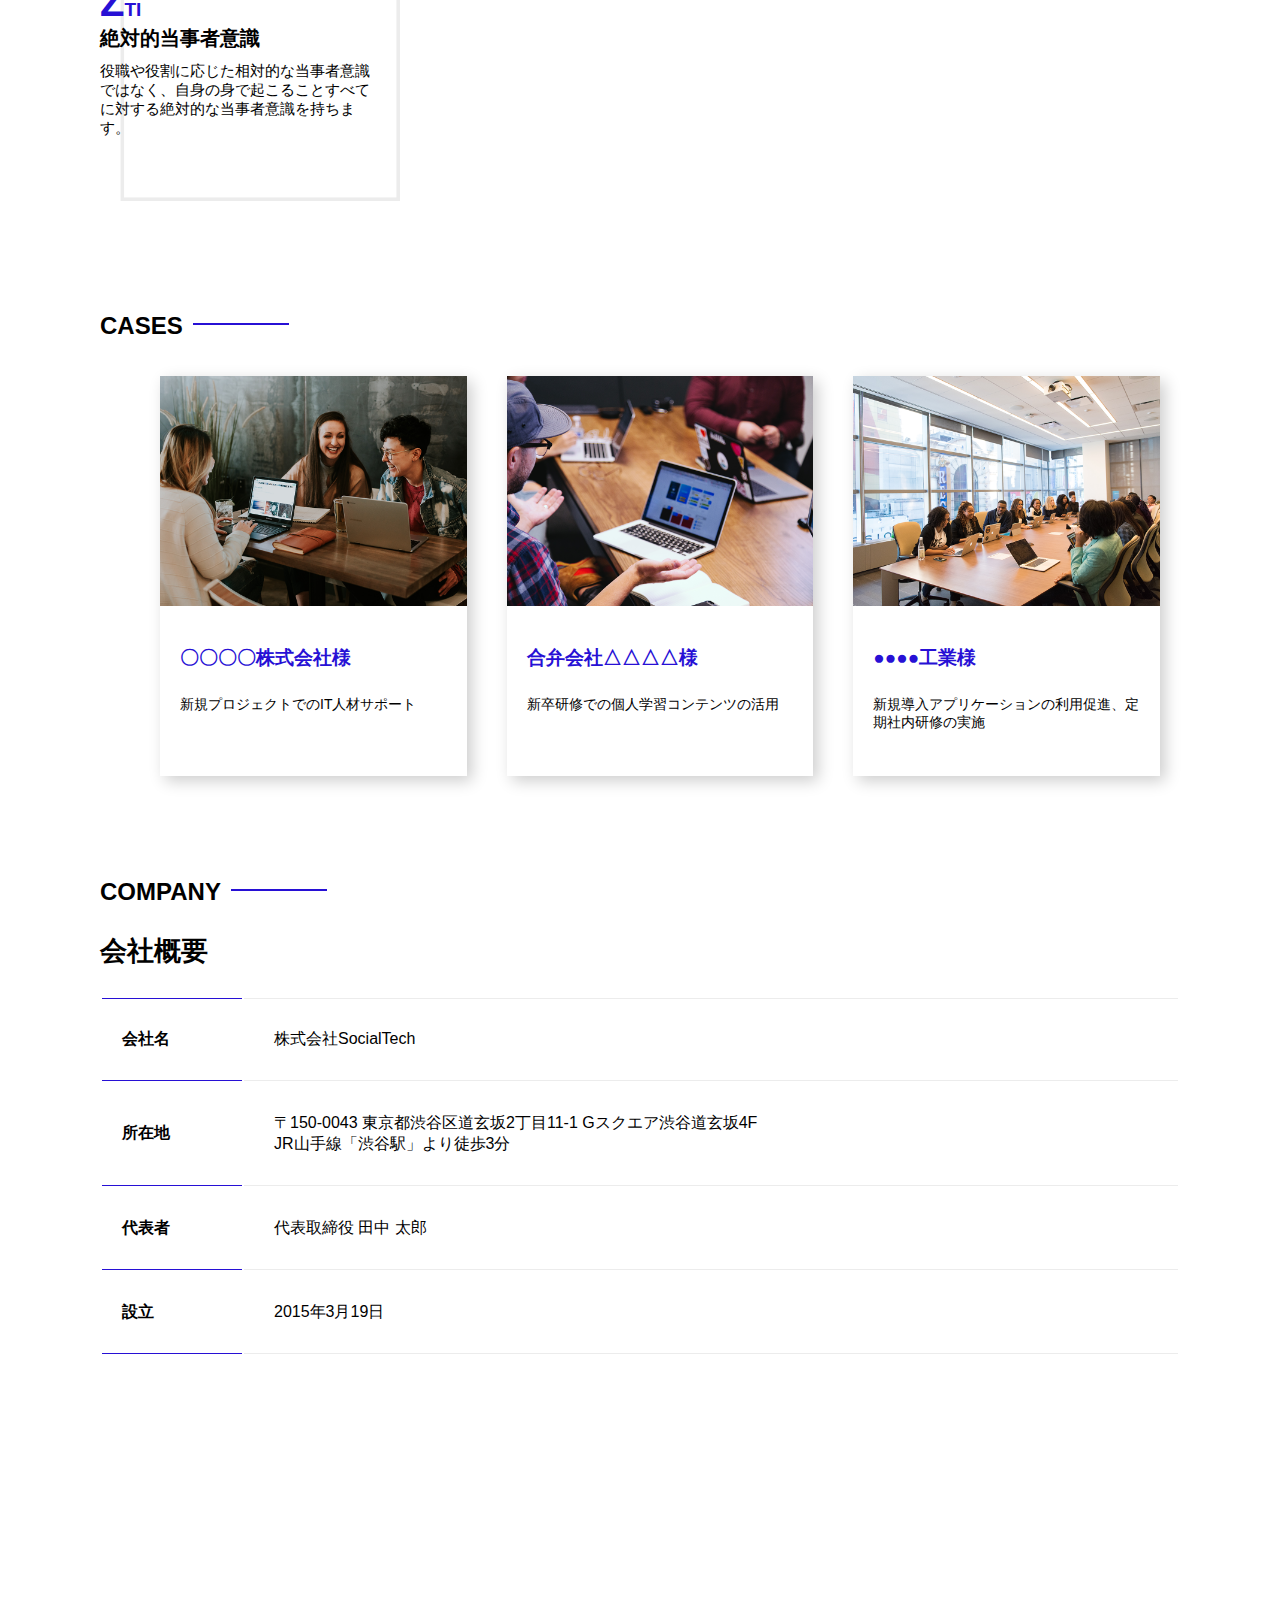
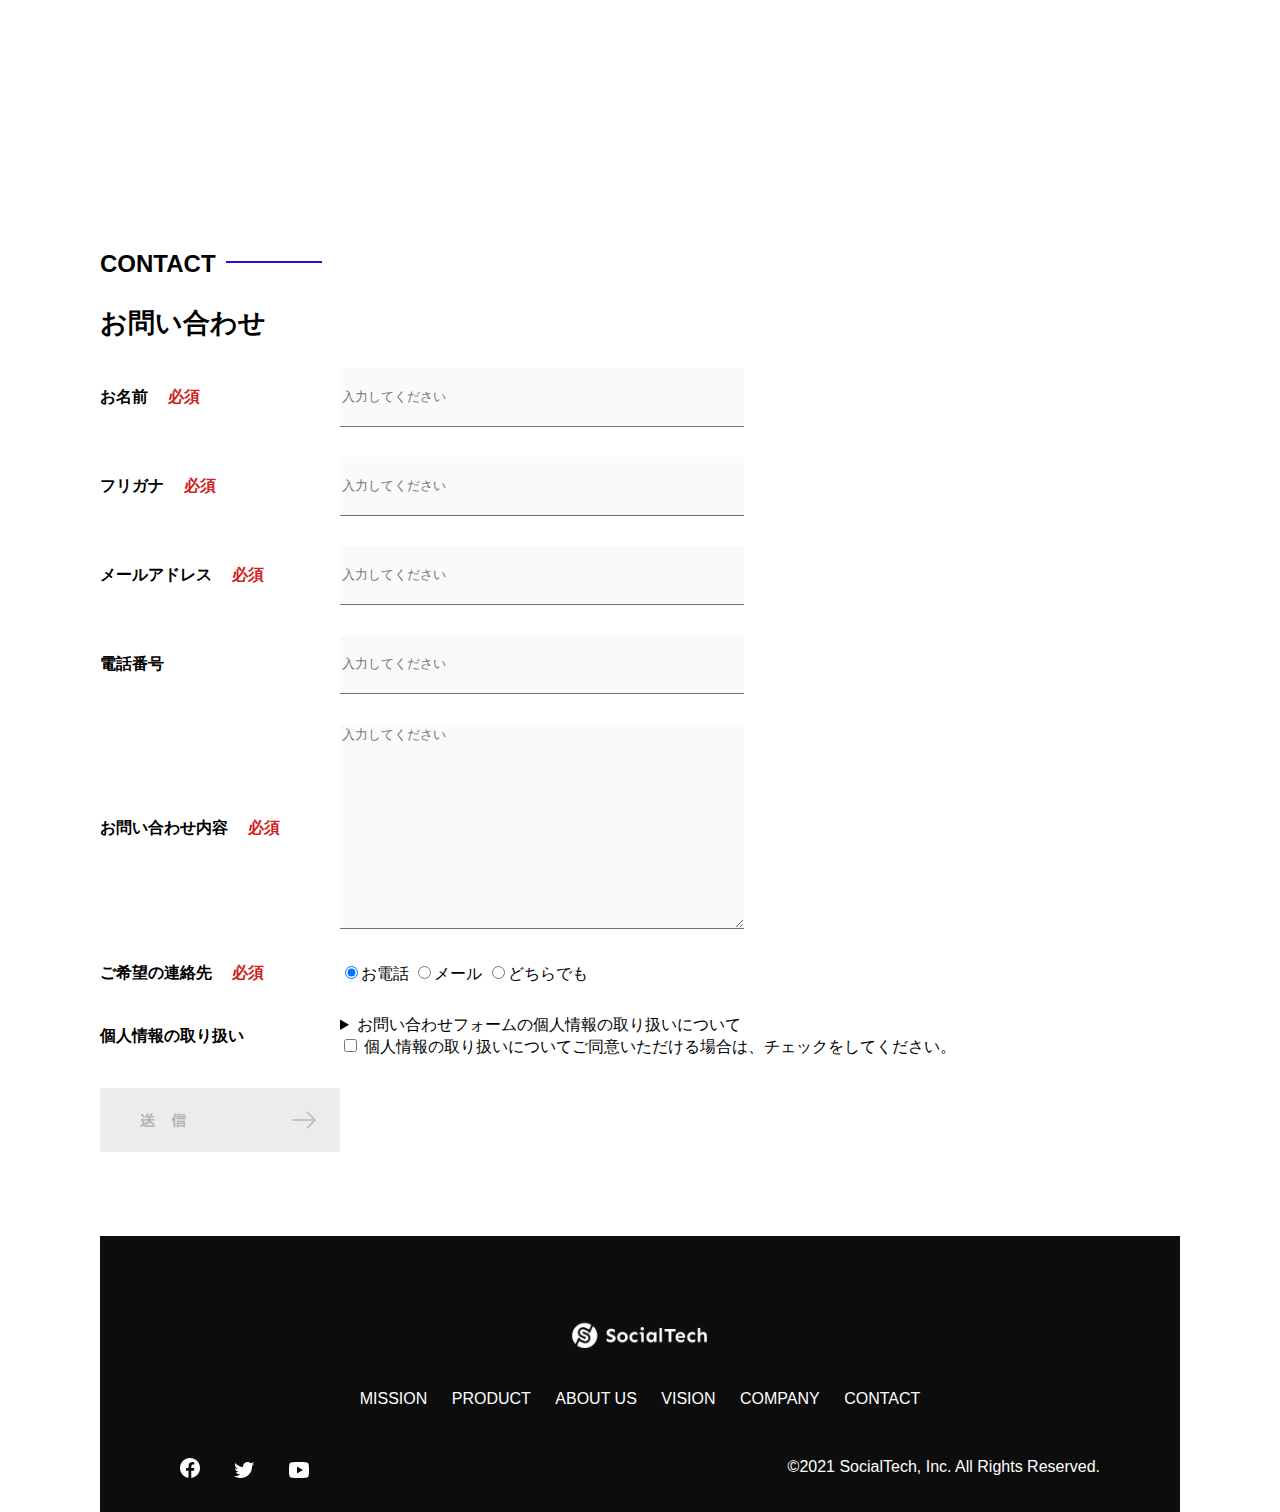
<file: kadai_012/index.html>
<!DOCTYPE html>
<html>
  <head>
    <title>SocialTech</title>
    <meta charset="UTF-8" />
    <meta
      name="description"
      content="SocialTechはEdTech業界のリーディングカンパニーを目指します。"
    />
    <meta name="viewport" content="width=device-width, initial-scale=1.0" />
    <link rel="stylesheet" href="style.css" />
  </head>
  <body>
    <!-- ヘッダー -->
    <header>
      <!-- ロゴ -->
      <a href="index.html" id="logo"
        ><img src="images/logo.png" alt="トップページに戻る"
      /></a>

      <!-- PC用ナビゲーション -->
      <nav id="nav-pc">
        <a href="mission.html">MISSION</a>
        <a href="product.html">PRODUCT</a>
        <a href="index.html#aboutus">ABOUT US</a>
        <a href="index.html#vision">VISION</a>
        <a href="index.html#company">COMPANY</a>
        <a href="index.html#contact">CONTACT</a>
      </nav>
    </header>
    <main>
      <article>
        <!-- メインビジュアル -->
        <section id="main-visual">
          <div id="main-message">
            <h1>WORLD PEACE</h1>
            <p>IT教育で世界平和を実現する</p>
          </div>
          <img
            src="images/index/index-main.png"
            alt="PCの周りに集まる多国籍の仲間たち"
          />
        </section>
        <!--ミッション-->
        <section id="mission">
          <h2 class="index-h2">MISSION</h2>
          <div id="mission-flex">
            <div>
              <img
                id="mission-photo"
                src="images/index/index-mission.png"
                alt="屋外のベンチで写真を撮影する多国籍の仲間たち"
              />
              <h3>世界平和の実現</h3>
              <p>
                人類の悲願である世界平和。世界平和を脅かす様々な社会問題を解決するためには、イノベーションをどんどん起こしていく必要があります。SocialTechは、プログラミング教育を通してイノベーターを輩出することで、世界平和という大きなテーマに挑んでいきます。
              </p>
            </div>
            <div>
              <img id="s2dgs" src="images/index/s2dgs.png" alt="S2DGs" />
              <h3>S2DGsの実現</h3>
              <p>
                国連が掲げる「Sustainable Development
                Goals（持続可能な開発目標）」に含まれる17つのグローバル目標のうち、以下の5つの目標の実現をミッションとしてサービスを展開しています。
              </p>
              <a href="mission.html">
                <img src="images/button-more.png" alt="もっとみる" />
              </a>
            </div>
          </div>
        </section>
        <!-- プロダクト -->
        <section id="product">
          <h2 class="index-h2">PRODUCT</h2>
          <div>
            <div id="product-left">
              <div>
                <img
                  class="product-photo"
                  src="images/index/index-mantoman.png"
                  alt="PCでコードを書く男性"
                />
                <div class="product-explain">
                  <span>MAN TO MAN</span>
                  <h3>プログラミング教育</h3>
                  <p>
                    2013年より日本で唯一の専属講師によるマンツーマンのプログラミングレッスンを開始。AI/人工知能やウェブデザインの学習も可能です。
                  </p>
                </div>
              </div>
              <div>
                <img
                  class="product-photo"
                  src="images/index/index-career.png"
                  alt="笑顔で話し合う2人の男性"
                />
                <div class="product-explain">
                  <span>CAREER</span>
                  <h3>人材紹介事業</h3>
                  <p>
                    エンジニアへの転職に特化した履歴書や職務経歴書のアドバイスや面接対策を行い、豊富な求人の中から最適なキャリア選択を支援します。
                  </p>
                </div>
              </div>
            </div>
            <div id="product-right">
              <div>
                <img
                  class="product-photo"
                  src="images/index/index-media.png"
                  alt="スマートフォンを操作する人"
                />
                <div class="product-explain">
                  <span>MEDIA</span>
                  <h3>プログラミング学習メディア</h3>
                  <p>
                    月間200万人に読まれる日本最大級のプログラミング学習サイト「SocialTech
                    Blog」やYouTubeチャンネルにて学習情報を発信しています。
                  </p>
                </div>
              </div>
              <div>
                <img
                  class="product-photo"
                  src="images/index/index-b2b.png"
                  alt="講演中の男性とそれを聴く人々"
                />
                <div class="product-explain">
                  <span>B2B</span>
                  <h3>法人研修事業</h3>
                  <p>
                    社員のスキルアップ・資格取得・福利厚生を目的としたプログラミング法人研修。貴社の事業モデルに合わせた研修内容の提案を致します。
                  </p>
                </div>
              </div>
            </div>
          </div>
          <div>
            <a id="product-more" href="product.html">
              <img src="images/button-more.png" alt="もっとみる" />
            </a>
          </div>
        </section>
        <!---ABOUT US-->
        <section id="aboutus">
          <h2 class="index-h2">ABOUT US</h2>
          <h3>3つの組織文化</h3>
          <div>
            <table class="culture-table">
              <tr>
                <td>
                  <span class="culture-num">01</span>
                </td>
                <td>
                  <span class="culture-en">FLEXIBLE</span>
                  <span class="culture-jp">フレキシブル</span>
                </td>
              </tr>
              <tr>
                <td>
                  <!--空のセル-->
                </td>
                <td>
                  <p class="culture-description">
                    リモートワーク、フルフレックス、複業推奨など1人1人が最大限のパフォーマンスを発揮できる柔軟な働き方を促進しています。
                  </p>
                </td>
              </tr>
              <tr>
                <td>
                  <span class="culture-num">02</span>
                </td>
                <td>
                  <span class="culture-en">TEAL</span>
                  <span class="culture-jp">ティール</span>
                </td>
              </tr>
              <tr>
                <td>
                  <!--空のセル-->
                </td>
                <td>
                  <p class="culture-description">
                    会社全体を1つの生命体として捉え、お互いが深く結びついた一階層型
                    組織として部署・チーム関係なく課題解決をできる組織を目指しています。
                  </p>
                </td>
              </tr>
              <tr>
                <td>
                  <span class="culture-num">03</span>
                </td>
                <td>
                  <span class="culture-en">SELF REALIZATION</span>
                  <span class="culture-jp">自己実現</span>
                </td>
              </tr>
              <tr>
                <td>
                  <!--空のセル-->
                </td>
                <td>
                  <p class="culture-description">
                    クオーター毎に経営・部署・個人ごとにOKRを設定し個人のキャリアと
                    会社の目指す方向の軌道修正を行っております。
                  </p>
                </td>
              </tr>
            </table>
            <img
              class="culture-img"
              src="images/index/index-aboutus1.png"
              alt="笑顔で話し合う2人の女性"
            />
          </div>
          <img
            class="culture-img2"
            src="images/index/index-aboutus2.png"
            alt="笑顔で話し合う3人の男女"
          />
        </section>
        <!-- VISION -->
        <section id="vision">
          <h2 class="index-h2">VISION</h2>
          <h3>7つの行動指針</h3>
          <div>
            <div class="vision-box">
              <img src="images/index/vision-01.png" alt="01" />
              <span>
                <h4>CUSTOMER IS BOSS</h4>
                <h5>あなたのボスは顧客である</h5>
                <p>
                  私たちは常にお客様志向で行動し、お客様を喜ばせ、期待値を超えた感動を提供することを大切にします。
                </p>
              </span>
            </div>
            <div class="vision-box">
              <img src="images/index/vision-02.png" alt="02" />
              <span>
                <h4>MOVE FAST</h4>
                <h5>早さは価値</h5>
                <p>
                  素早く試し、素早く実行することで新しい気付きや発見を見つけていきます。
                </p>
              </span>
            </div>
            <div class="vision-box">
              <img src="images/index/vision-03.png" alt="03" />
              <span>
                <h4>IMPACT DRIVEN</h4>
                <h5>作業するのは仕事ではない</h5>
                <p>
                  問題から考え、成果とは何かを考え続け、インパクトのある成果を生むために仕事をしていきます。
                </p>
              </span>
            </div>
            <div class="vision-box">
              <img src="images/index/vision-04.png" alt="04" />
              <span>
                <h4>SAVE TIME, SAVE MONEY</h4>
                <h5>浪費は命取りになる</h5>
                <p>
                  少ないコストでできる方法を考えます。お金だけでなく、人の時間をいただいている自覚を持ち、あらゆるリソースを有意義に活用します。
                </p>
              </span>
            </div>
            <div class="vision-box">
              <img src="images/index/vision-05.png" alt="05" />
              <span>
                <h4>BE GENTLE</h4>
                <h5>「優しくない」をなくす</h5>
                <p>
                  社会をすこしずつ優しくしていきます。自分、家族、同僚、顧客、他人、全ての人に優しくいることを心がけます。
                </p>
              </span>
            </div>
            <div class="vision-box">
              <img src="images/index/vision-06.png" alt="06" />
              <span>
                <h4>ABC</h4>
                <h5>当たり前の事をバカにせずにちゃんとやる</h5>
                <p>
                  礼儀、健康、嘘をつかない。当たり前の事が出来ているかを常に自問し、当たり前の基準を高く持って行動します。
                </p>
              </span>
            </div>
            <div class="vision-box">
              <img src="images/index/vision-07.png" alt="07" />
              <span>
                <h4>ZTI</h4>
                <h5>絶対的当事者意識</h5>
                <p>
                  役職や役割に応じた相対的な当事者意識ではなく、自身の身で起こることすべてに対する絶対的な当事者意識を持ちます。
                </p>
              </span>
            </div>
          </div>
        </section>
        <!-- CASES -->
        <section id="cases">
          <h2 class="index-h2">CASES</h2>
          <ul>
            <li class="case-card">
              <img class="case-img" src="images/index/case-1.png" alt="仲良く語り合う3人">
              <div class="case-info">
                <h4 class="case-name">〇〇〇〇株式会社様</h4>
                <p class="case-content">新規プロジェクトでのIT人材サポート</p>
              </div>
            </li>
            <li class="case-card">
              <img class="case-img" src="images/index/case-2.png" alt="PCでコンテンツを見る">
              <div class="case-info">
                <h4 class="case-name">合弁会社△△△△様</h4>
                <p class="case-content">新卒研修での個人学習コンテンツの活用</p>
              </div>
            </li>
            <li class="case-card">
              <img class="case-img" src="images/index/case-3.png" alt="仲良く語り合う3人">
              <div class="case-info">
                <h4 class="case-name">●●●●工業様</h4>
                <p class="case-content">新規導入アプリケーションの利用促進、定期社内研修の実施</p>
              </div>
            </li>
          </ul>
        </section>
        <!-- COMPANY -->
        <section id="company">
          <h2 class="index-h2">COMPANY</h2>
          <h3>会社概要</h3>
          <table id="company-table">
            <tr>
              <th class="tableheader-first">会社名</th>
              <td class="cell-first">株式会社SocialTech</td>
            </tr>
            <tr>
              <th class="tableheader">所在地</th>
              <td class="cell">
                〒150-0043 東京都渋谷区道玄坂2丁目11-1 Gスクエア渋谷道玄坂4F<br />JR山手線「渋谷駅」より徒歩3分
              </td>
            </tr>
            <tr>
              <th class="tableheader">代表者</th>
              <td class="cell">代表取締役 田中 太郎</td>
            </tr>
            <tr>
              <th class="tableheader">設立</th>
              <td class="cell">2015年3月19日</td>
            </tr>
          </table>
          <iframe
            src="https://www.google.com/maps/embed?pb=!1m18!1m12!1m3!1d3241.7759544892483!2d139.69399665123464!3d35.65789123876098!2m3!1f0!2f0!3f0!3m2!1i1024!2i768!4f13.1!3m3!1m2!1s0x60188caa0042e8d1%3A0xba130bea826a7aa2!2z44CSMTUwLTAwNDMg5p2x5Lqs6YO95riL6LC35Yy66YGT546E5Z2C77yS5LiB55uu77yR77yR4oiS77yR!5e0!3m2!1sja!2sjp!4v1636872991912!5m2!1sja!2sjp"
            style="border: 0"
            allowfullscreen=""
            loading="lazy"
          >
          </iframe>
        </section>
        <!-- お問い合わせフォーム -->
        <section id="contact">
          <h2 class="index-h2">CONTACT</h2>
          <h3>お問い合わせ</h3>
          <form>
            <div>
              <div class="contact-heading">
                <label class="contact-label"
                  >お名前<span class="contact-span">必須</span></label
                >
              </div>
              <div class="contact-form">
                <input
                  type="text"
                  name="name"
                  placeholder="入力してください"
                  class="contact-textbox"
                />
              </div>
            </div>
            <div>
              <div class="contact-heading">
                <label class="contact-label"
                  >フリガナ<span class="contact-span">必須</span></label
                >
              </div>
              <div>
                <input
                  type="text"
                  name="hurigana"
                  placeholder="入力してください"
                  class="contact-textbox"
                />
              </div>
            </div>
            <div>
              <div class="contact-heading">
                <label class="contact-label"
                  >メールアドレス<span class="contact-span">必須</span></label
                >
              </div>
              <div>
                <input
                  type="text"
                  name="email"
                  placeholder="入力してください"
                  class="contact-textbox"
                />
              </div>
            </div>
            <div>
              <div class="contact-heading">
                <label class="contact-label">電話番号</label>
              </div>
              <div>
                <input
                  type="text"
                  name="tel"
                  placeholder="入力してください"
                  class="contact-textbox"
                />
              </div>
            </div>
            <div>
              <div class="contact-heading">
                <label class="contact-label"
                  >お問い合わせ内容<span class="contact-span">必須</span></label
                >
              </div>
              <div>
                <textarea
                  class="contact-textarea"
                  placeholder="入力してください"
                  name="message"
                ></textarea>
              </div>
            </div>
            <div>
              <div class="contact-heading">
                <label class="contact-label"
                  >ご希望の連絡先<span class="contact-span">必須</span></label
                >
              </div>
              <div>
                <input
                  class="radiobutton"
                  type="radio"
                  value="tel"
                  name="contact"
                  checked
                /><label>お電話</label>
                <input
                  class="radiobutton"
                  type="radio"
                  value="mail"
                  name="contact"
                /><label>メール</label>
                <input
                  class="radiobutton"
                  type="radio"
                  value="both"
                  name="contact"
                /><label>どちらでも</label>
              </div>
            </div>
            <div>
              <div class="contact-heading">
                <label class="contact-label">個人情報の取り扱い</label>
              </div>
              <div>
                <details>
                  <summary>
                    お問い合わせフォームの個人情報の取り扱いについて
                  </summary>
                  <div>
                    <span>１．組織の名称又は氏名</span><br />
                    株式会社SocialTech<br /><br />
                    <span
                      >２．個人情報保護管理者（若しくはその代理人）の氏名又は職名、所属及び連絡先
                      鈴木 一郎 コーポレート部</span
                    ><br />
                    メールアドレス：support@socialtech.net<br />
                    TEL：03-xxxx-xxxx<br />
                    <span>３．個人情報の利用目的</span><br />
                    ・本サービス及び本サービスに関連する情報の提供又はそれらに関する連絡のため<br />
                    ・ユーザーの本人確認のため<br />
                    ・当社サービスのご案内のため<br />
                    ・当社の商品等の広告または宣伝（電子メールによるものを含むものとします。）<br /><br />
                    <span>４．個人情報の取り扱い業務の委託</span><br />
                    個人情報の取扱業務の全部または一部を外部に業務委託する場合があります。<br />
                    その際、弊社は、個人情報を適切に保護できる管理体制を敷き実行していることを条件として<br />
                    委託先を厳選したうえで、機密保持契約を委託先と締結し、お客様の個人情報を厳密に管理させます。<br /><br />
                    <span>５．個人情報の開示等の請求</span><br />
                    お客様は、弊社に対してご自身の個人情報の開示等（利用目的の通知、開示、内容の訂正・追加・削除、利用の停止または消去、第三者への提供の停止）に関して、当社問合わせ窓口に申し出ることができます。<br />
                    その際、弊社はお客様ご本人を確認させていただいたうえで、合理的な期間内に対応いたします。<br /><br />
                    なお、個人情報に関する弊社問合わせ先は、次の通りです。<br /><br />
                    株式会社SocialTech　個人情報問合せ窓口<br />
                    〒150-0043　東京都渋谷区道玄坂2丁目11-1 Ｇスクエア渋谷道玄坂
                    4F<br />
                    メールアドレス：support@socialtech.net　TEL：03-xxxx-xxxx<br /><br />
                    <span>６．個人情報を提供されることの任意性について</span
                    ><br /><br />
                    お客様がご自身の個人情報を弊社に提供されるか否かは、お客様のご判断によりますが、もしご提供されない場合には、適切なサービスが提供できない場合がありますので予めご了承ください。
                  </div>
                </details>
                <input type="checkbox" name="agree" />
                <span
                  >個人情報の取り扱いについてご同意いただける場合は、チェックをしてください。</span
                >
              </div>
            </div>
            <input
              type="image"
              value="Submit"
              src="images/button-submit.png"
              alt="送信する"
            />
          </form>
        </section>
      </article>
      <footer>
        <div id="footer-logo">
          <img src="images/logo-sp.png" alt="SocialTech" />
        </div>
        <div id="footer-link">
          <a href="mission.html">MISSION</a>
          <a href="product.html">PRODUCT</a>
          <a href="index.html#aboutus">ABOUT US</a>
          <a href="index.html#vision">VISION</a>
          <a href="index.html#company">COMPANY</a>
          <a href="index.html#contact">CONTACT</a>
        </div>
        <div id="sns-footer">
          <a href="https://www.facebook.com/sejuku2013"
            ><img src="images/button-facebook.png" alt="Facebookのリンク"
          /></a>
          <a href="https://twitter.com/samuraijuku"
            ><img src="images/button-twitter.png" alt="Twitterのリンク"
          /></a>
          <a href="https://www.youtube.com/channel/UCCFOQO5aDK0xXam4cUQXT8g"
            ><img src="images/button-youtube.png" alt="YouTubeのリンク"
          /></a>
          <span id="copyright"
            >&copy;2021 SocialTech, Inc. All Rights Reserved.
          </span>
        </div>
      </footer>
    </main>
  </body>
</html>
</file>
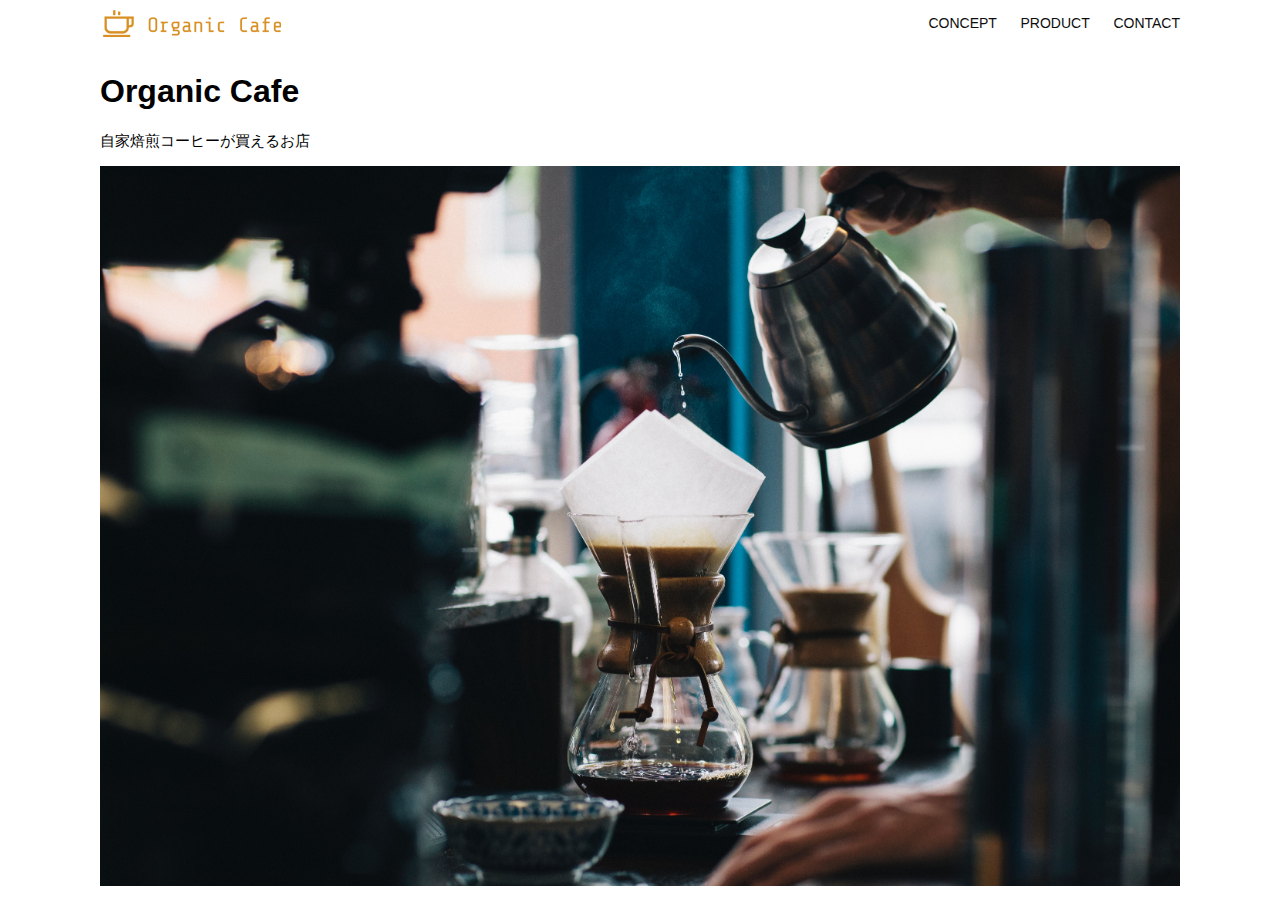
<file: kadai_013/index.html>
<!DOCTYPE html>
<html>
  <head>
    <title>Organic Cafe</title>
    <meta charset="UTF-8" />
    <meta
      name="description"
      content="自家焙煎のコーヒーがお家で楽しめるOrganic Cafe"
    />
    <meta name="viewport" content="width=device-width, initial-scale=1.0" />
    <link rel="stylesheet" href="style.css" />
  </head>
  <body>
    <!-- ヘッダー -->
    <header>
      <!-- ロゴ -->
      <a href="index.html" id="logo"
        ><img src="images/logo.png" alt="トップページに戻る"
      /></a>

      <!-- PC用ナビゲーション -->
      <nav id="nav-pc">
        <a href="index.html#concept">CONCEPT</a>
        <a href="index.html#product">PRODUCT</a>
        <a href="index.html#contact">CONTACT</a>
      </nav>

      <!-- スマートフォン用ナビゲーション -->
      <img id="menu-sp" src="images/button-menu.png" alt="ナビゲーションを開く" onclick="document.getElementById('nav-sp').style.display = 'block'">
      <nav id="nav-sp">
        <img id="close" src="images/button-close.png" alt="ナビゲーションを閉じる" onclick="document.getElementById('nav-sp').style.display = 'none'">
        <a id="logo-sp" href="index.html" onclick="document.getElementById('nav-sp').style.display = 'none'">
          <img src="images/logo-sp.png" alt="トップページに戻る">
        </a>
        <a class="menu" href="index.html#concept" onclick="document.getElementById('nav-sp').style.display = 'none'">
          CONCEPT
        </a>
        <a class="menu" href="index.html#product" onclick="document.getElementById('nav-sp').style.display = 'none'">
          PRODUCT
        </a>
        <a class="menu" href="index.html#contact" onclick="document.getElementById('nav-sp').style.display = 'none'">
          CONTACT
        </a>
      </nav>
    </header>
    <main>
      <article>
        <!-- メインビジュアル -->
        <section id="main-visual">
          <div id="main-message">
            <h1>Organic Cafe</h1>
            <p>自家焙煎コーヒーが買えるお店</p>
          </div>
          <img
            src="images/main-image.jpg"
            alt="コーヒーをハンドドリップで淹れる画像"
          />
        </section>
      </article>
    </main>
  </body>
</html>
</file>
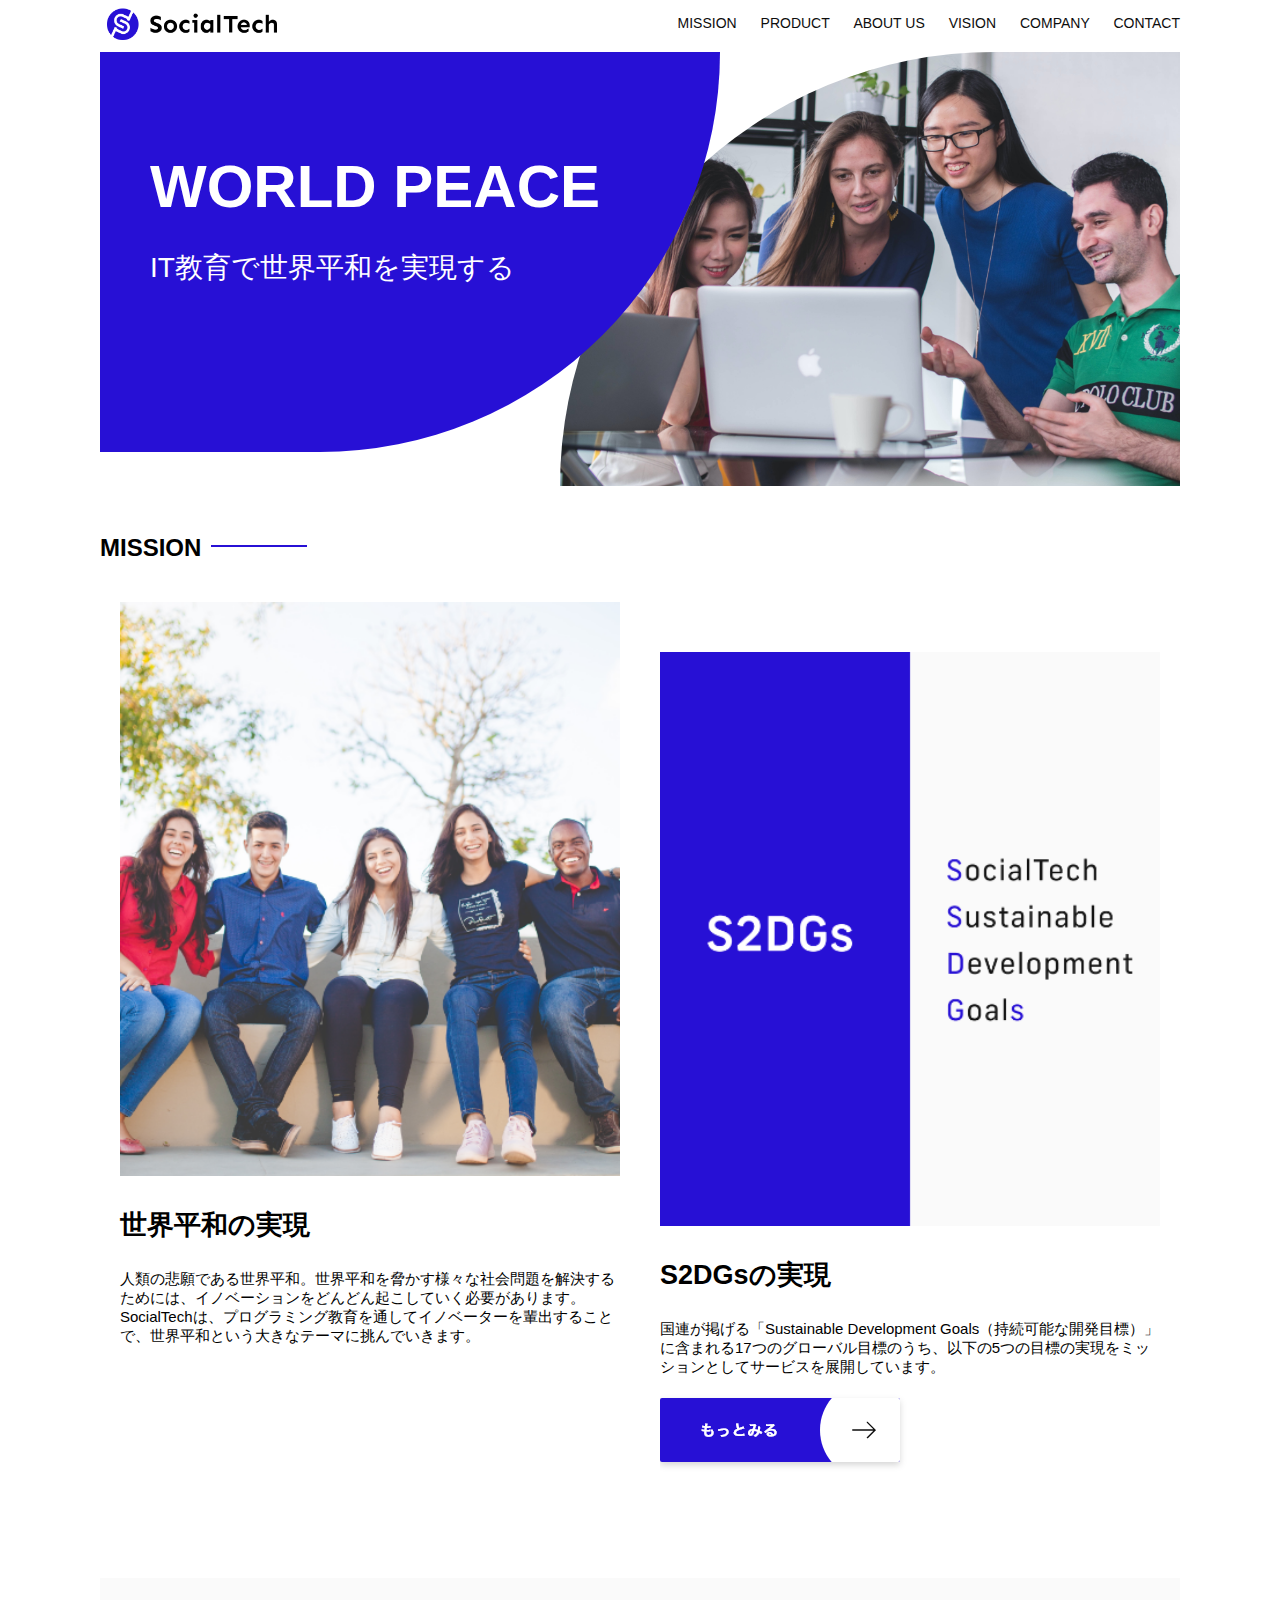
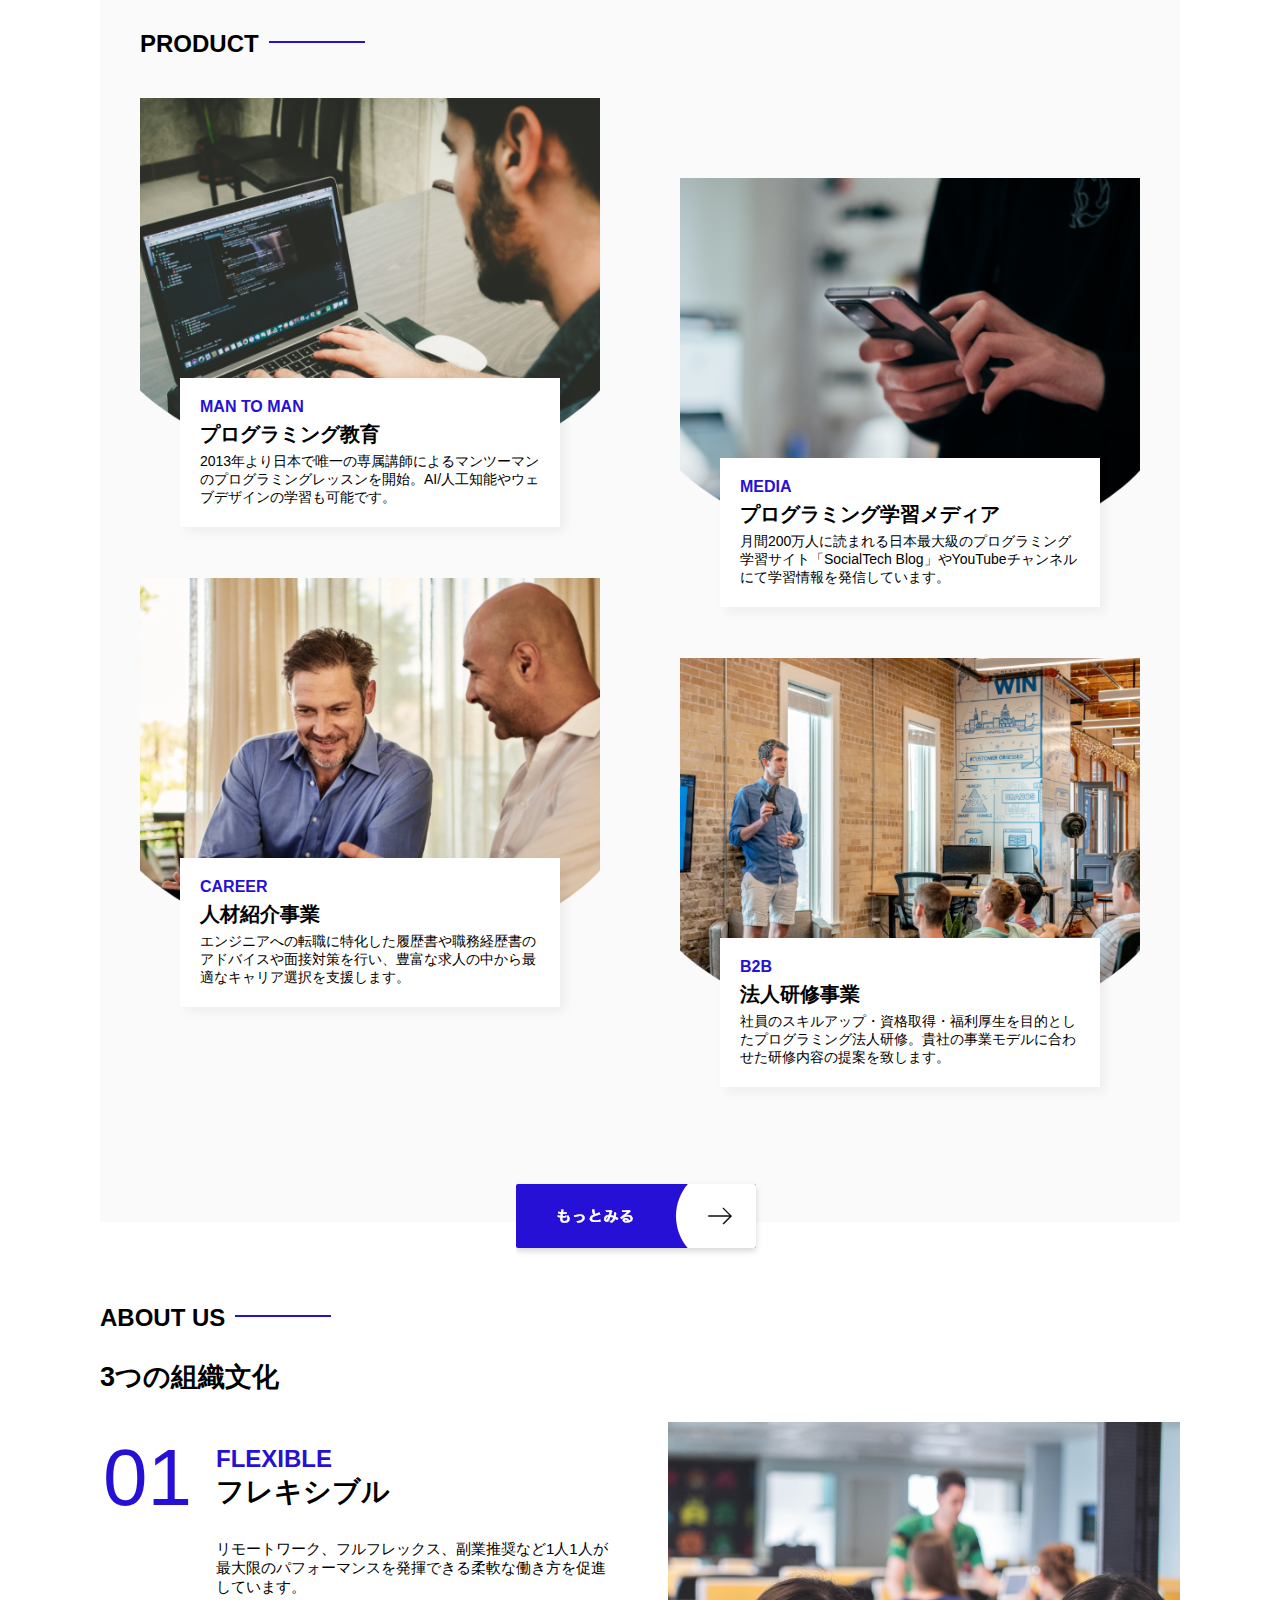
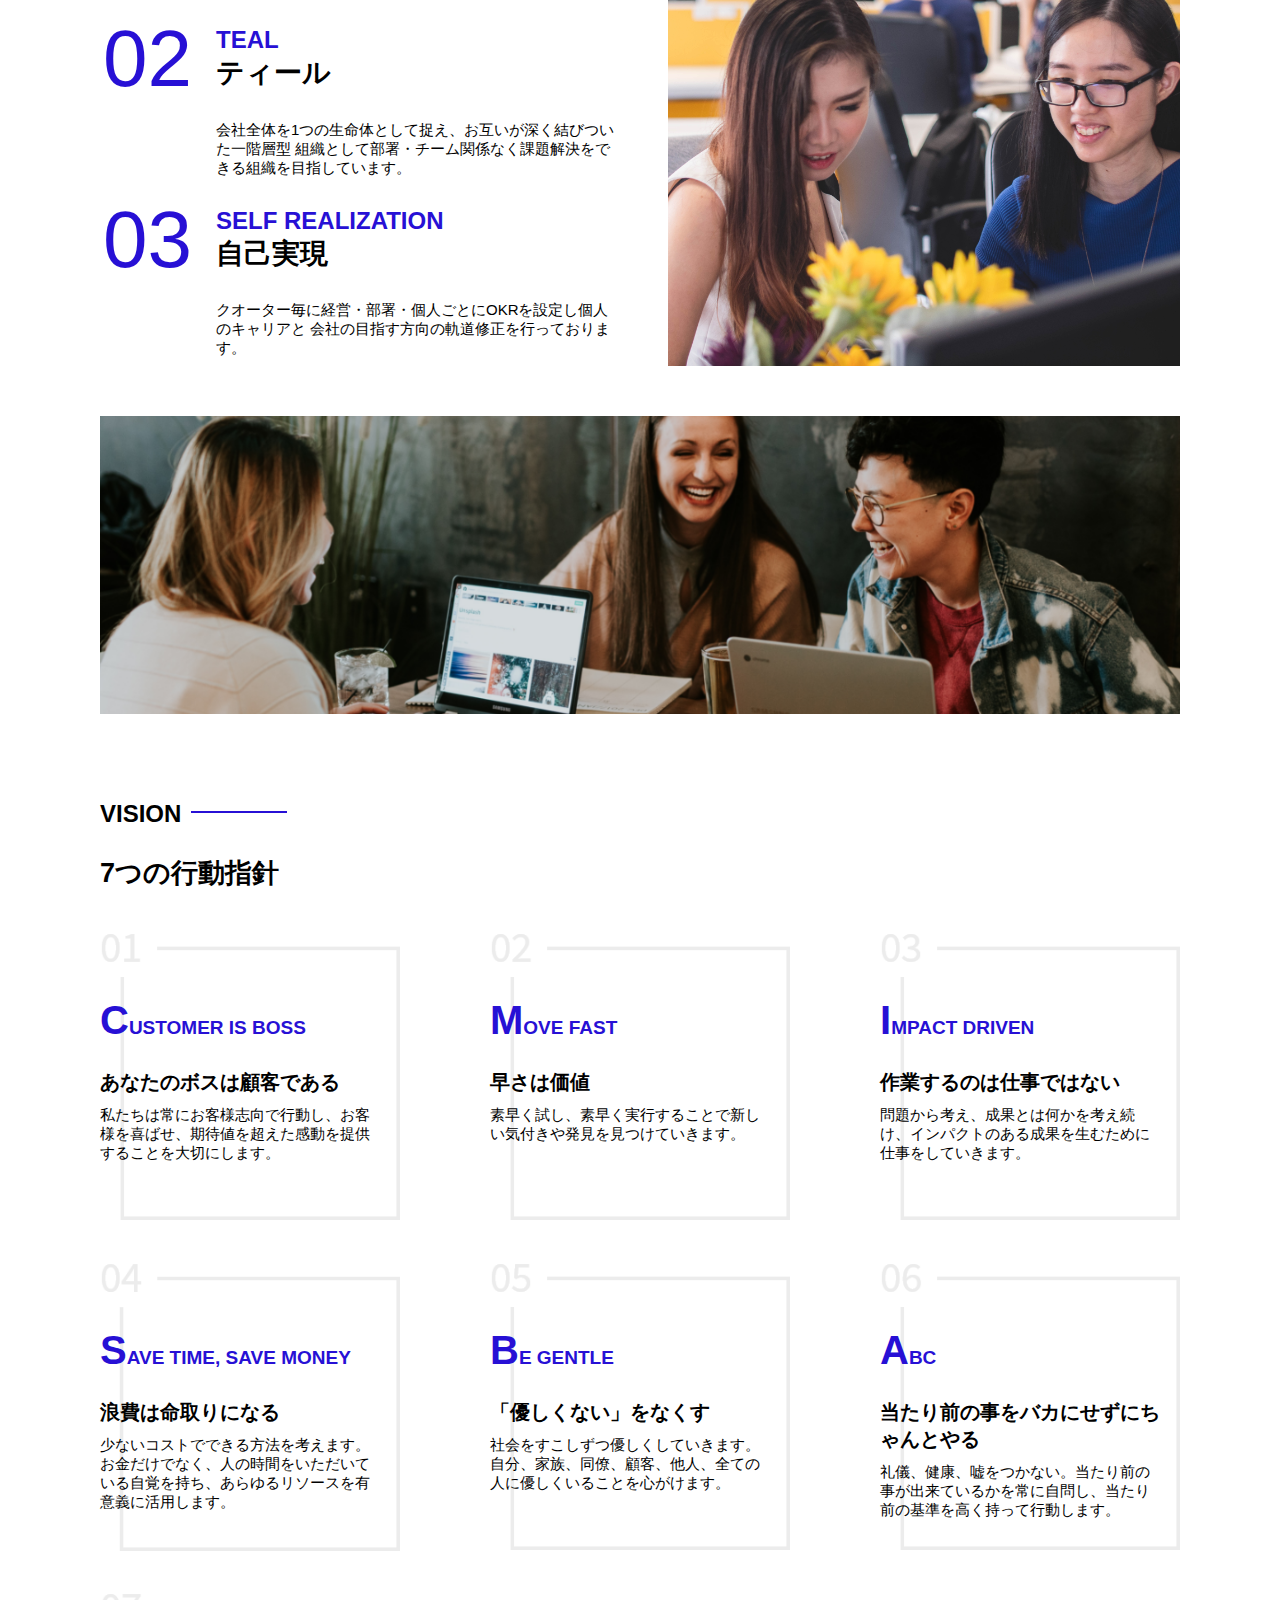
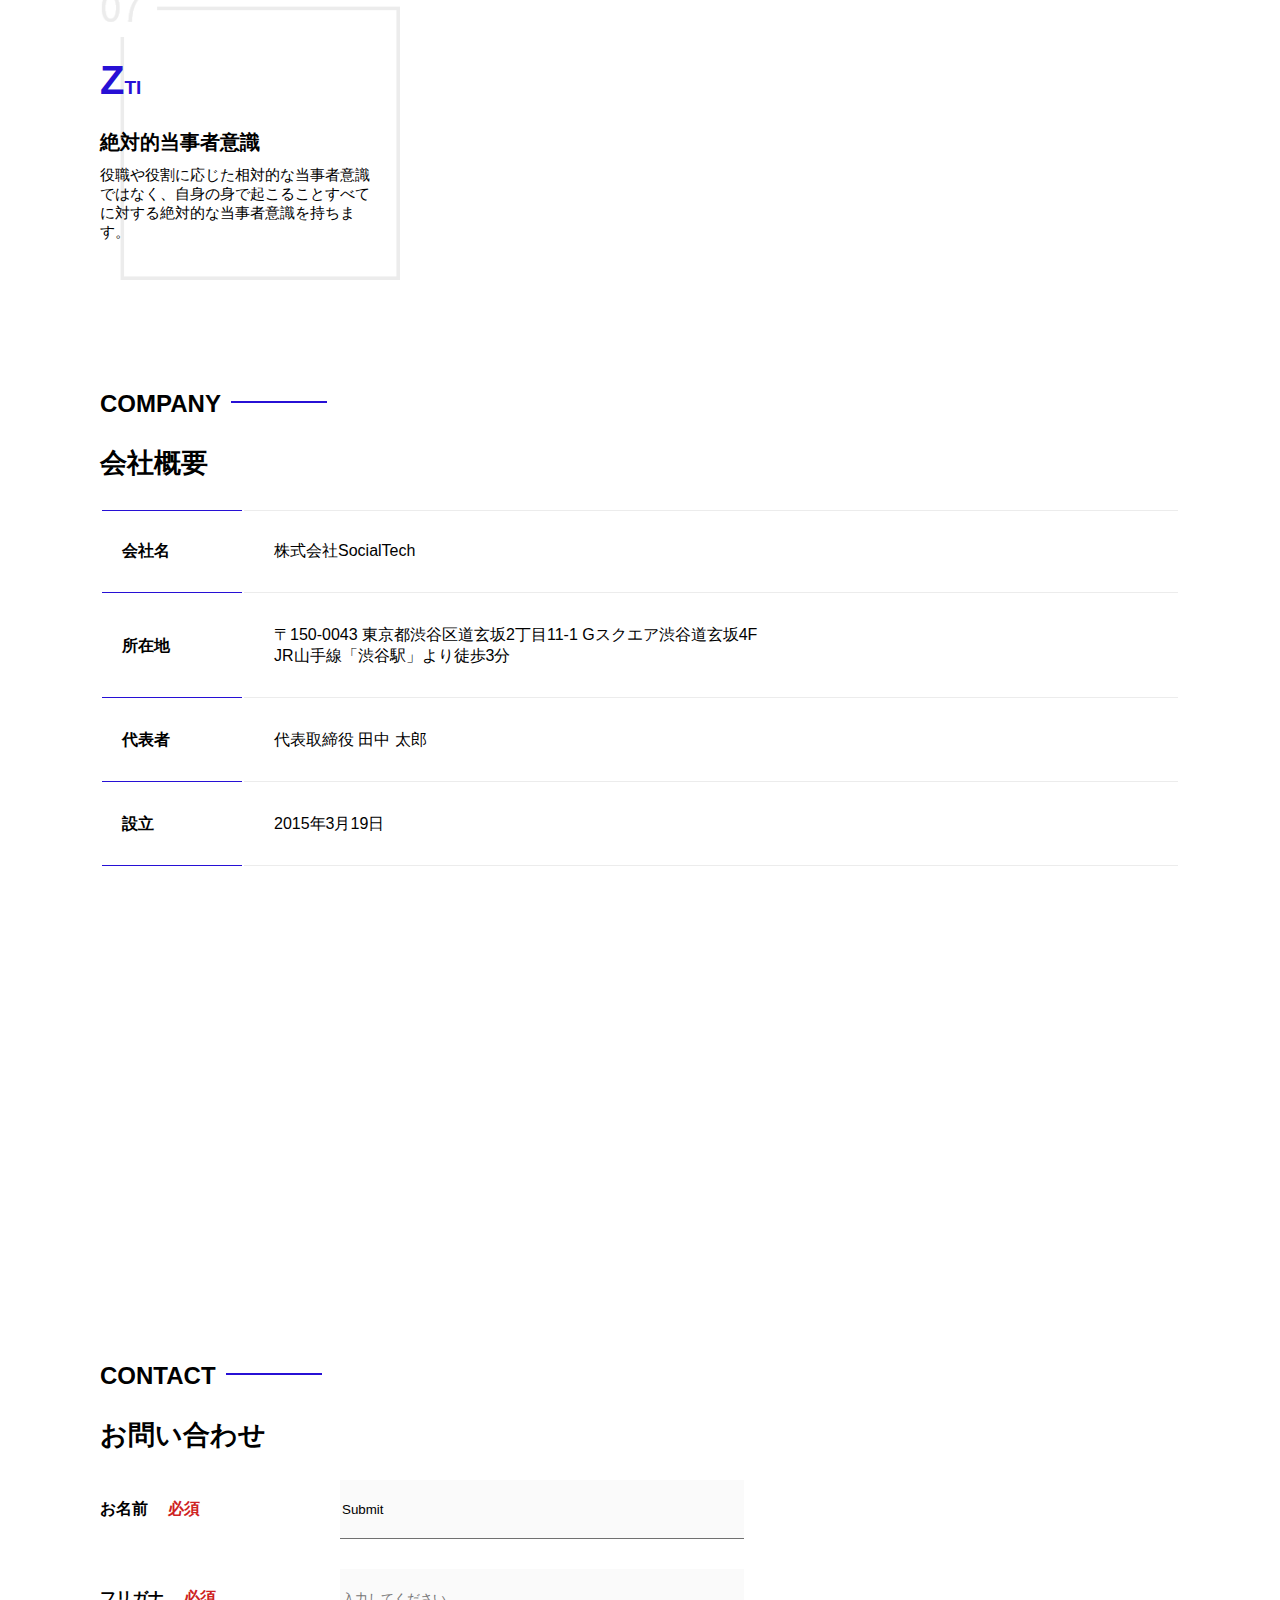
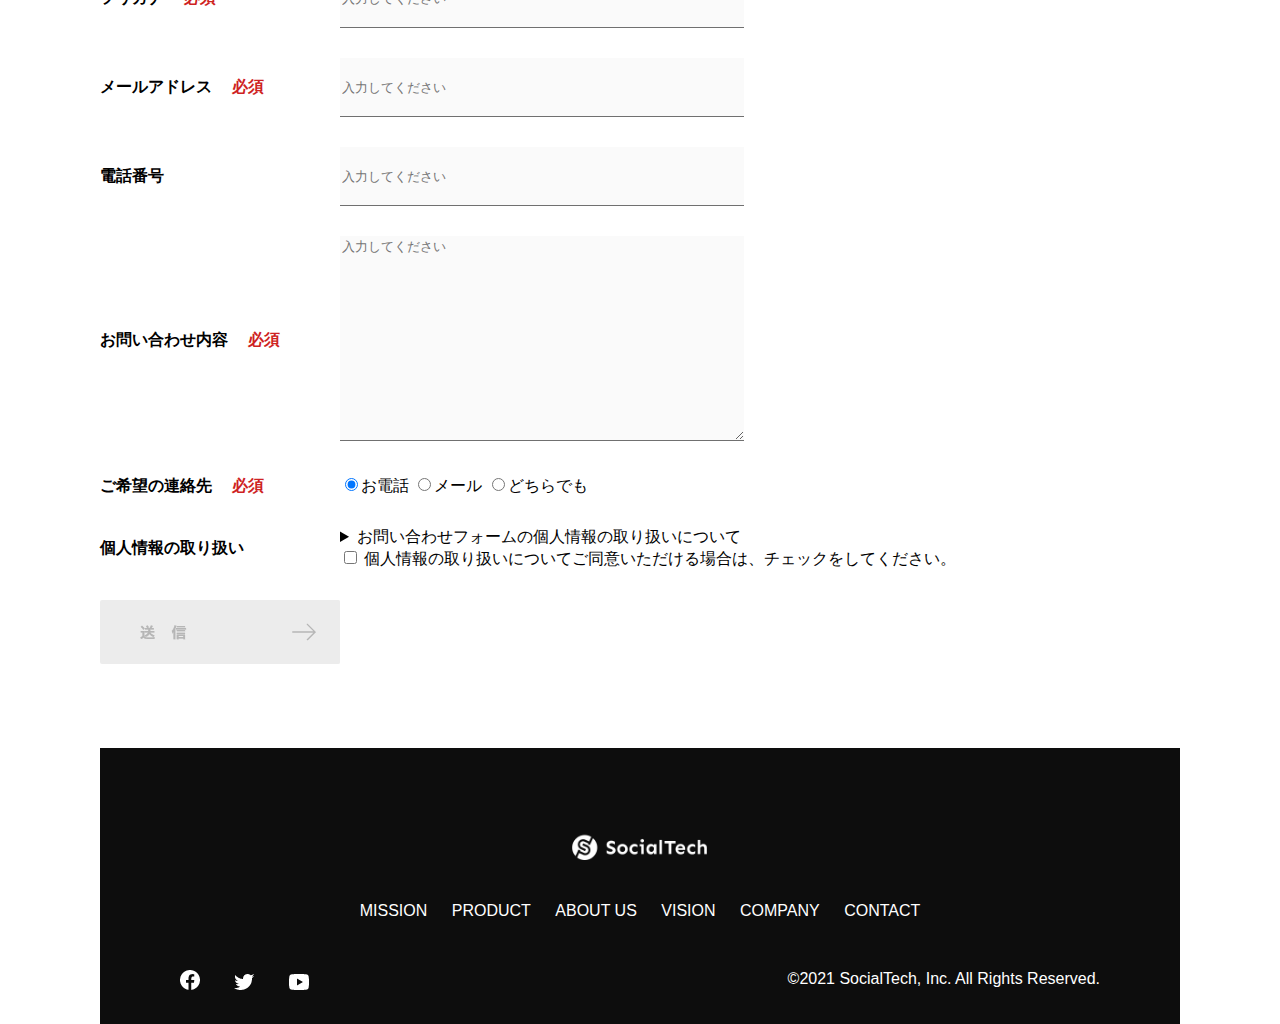
<file: kadai_tutorial_output/index.html>
<!DOCTYPE html>
<html>
<head>
  <title>SocialTech</title>
  <meta charset="utf-8">
  <meta name="description" content="SocialTechはEdTech業界のリーディングカンパニーを目指します。">
  <meta name="viewport" content="width=device-width, initial-scale=1.0">
  <link rel="stylesheet" href="style.css">
</head>
<body>
  <header>
    <a href="index.html" id="logo"><img src="images/logo.png" alt="トップページに戻る"></a>
    <!-- PC用ナビゲーション -->
    <nav id="nav-pc">
      <a href="mission.html">MISSION</a>
      <a href="product.html">PRODUCT</a>
      <a href="index.html#aboutus">ABOUT US</a>
      <a href="index.html#vision">VISION</a>
      <a href="index.html#company">COMPANY</a>
      <a href="index.html#contact">CONTACT</a>
    </nav>
    <!-- スマホ用メニューボタン -->
    <img id="menu-sp" src="images/button-menu.png" alt="ナビゲーションを開く" onclick="document.getElementById('nav-sp').style.display = 'block'">
    <!-- スマホ用ナビゲーション -->
    <nav id="nav-sp">
      <img id="close" src="images/button-close.png" alt="ナビゲーションを閉じる" onclick="document.getElementById('nav-sp').style.display = 'none'">
      <a id="logo-sp" href="index.html" onclick="document.getElementById('nav-sp').style.display = 'none'"><img
          src="images/logo-sp.png" alt="トップページに戻る"></a>
      <a class="menu" href="mission.html" onclick="document.getElementById('nav-sp').style.display = 'none'">MISSION</a>
      <a class="menu" href="product.html" onclick="document.getElementById('nav-sp').style.display = 'none'">PRODUCT</a>
      <a class="menu" href="index.html#aboutus" onclick="document.getElementById('nav-sp').style.display = 'none'">ABOUT
        US</a>
      <a class="menu" href="index.html#vision"
        onclick="document.getElementById('nav-sp').style.display = 'none'">VISION</a>
      <a class="menu" href="index.html#company"
        onclick="document.getElementById('nav-sp').style.display = 'none'">COMPANY</a>
      <a class="menu" href="index.html#contact"
        onclick="document.getElementById('nav-sp').style.display = 'none'">CONTACT</a>
      <div id="sns">
        <a href="https://www.facebook.com/sejuku2013"><img src="images/button-facebook.png" alt="Facebookのリンク"></a>
        <a href="https://twitter.com/samuraijuku"><img src="images/button-twitter.png" alt="Twitterのリンク"></a>
        <a href="https://www.youtube.com/channel/UCCFOQO5aDK0xXam4cUQXT8g"><img src="images/button-youtube.png" alt="YouTubeのリンク"></a>
      </div>
    </nav>
  </header>  
  <main>
    <article>
      <!-- メインビジュアル -->
      <section id="main-visual">
        <div id="main-message">
          <h1>WORLD PEACE</h1>
          <p>IT教育で世界平和を実現する</p>
        </div>
        <img src="images/index/index-main.png" alt="PCの周りに集まる多国籍の仲間たち">
      </section>
      <!-- ミッション -->
      <section id="mission">
        <h2 class="index-h2">MISSION</h2>
        <div id="mission-flex">
          <div>
            <img id="mission-photo" src="images/index/index-mission.png" alt="屋外のベンチで写真を撮影する多国籍の仲間たち">
            <h3>世界平和の実現</h3>
            <p>
              人類の悲願である世界平和。世界平和を脅かす様々な社会問題を解決するためには、イノベーションをどんどん起こしていく必要があります。SocialTechは、プログラミング教育を通してイノベーターを輩出することで、世界平和という大きなテーマに挑んでいきます。
            </p>
          </div>
          <div>
            <img id="s2dgs" src="images/index/s2dgs.png" alt="S2DGs">
            <h3>S2DGsの実現</h3>
            <p>国連が掲げる「Sustainable Development Goals（持続可能な開発目標）」に含まれる17つのグローバル目標のうち、以下の5つの目標の実現をミッションとしてサービスを展開しています。</p>
            <a href="mission.html">
              <img src="images/button-more.png" alt="もっとみる">
            </a>
          </div>
        </div>
      </section>
      <!-- プロダクト -->
      <section id="product">
        <h2 class="index-h2">PRODUCT</h2>
        <div>
          <div id="product-left">
            <div>
              <img class="product-photo" src="images/index/index-mantoman.png" alt="PCでコードを書く男性">
              <div class="product-explain">
                <span>MAN TO MAN</span>
                <h3>プログラミング教育</h3>
                <p>2013年より日本で唯一の専属講師によるマンツーマンのプログラミングレッスンを開始。AI/人工知能やウェブデザインの学習も可能です。</p>
              </div>
            </div>
            <div>
              <img class="product-photo" src="images/index/index-career.png" alt="笑顔で話し合う2人の男性">
              <div class="product-explain">
                <span>CAREER</span>
                <h3>人材紹介事業</h3>
                <p>エンジニアへの転職に特化した履歴書や職務経歴書のアドバイスや面接対策を行い、豊富な求人の中から最適なキャリア選択を支援します。</p>
              </div>
            </div>
          </div>
          <div id="product-right">
             <div>
               <img class="product-photo" src="images/index/index-media.png" alt="スマートフォンを操作する人">
               <div class="product-explain">
                 <span>MEDIA</span>
                 <h3>プログラミング学習メディア</h3>
                 <p>月間200万人に読まれる日本最大級のプログラミング学習サイト「SocialTech Blog」やYouTubeチャンネルにて学習情報を発信しています。</p>
               </div>
             </div>
             <div>
               <img class="product-photo" src="images/index/index-b2b.png" alt="講演中の男性とそれを聴く人々">
               <div class="product-explain">
                 <span>B2B</span>
                 <h3>法人研修事業</h3>
                 <p>社員のスキルアップ・資格取得・福利厚生を目的としたプログラミング法人研修。貴社の事業モデルに合わせた研修内容の提案を致します。</p>
               </div>
             </div>
           </div>
         </div>
         <div>
           <a id="product-more" href="product.html">
             <img src="images/button-more.png" alt="もっとみる">
           </a>
         </div>
      </section>
      <!-- ABOUT US -->
      <section id="aboutus">
        <h2 class="index-h2">ABOUT US</h2>
        <h3>3つの組織文化</h3>
        <div>
          <table class="culture-table">
            <tr>
              <td>
                <span class="culture-num">01</span>
              </td>
              <td>
                <span class="culture-en">FLEXIBLE</span>
                <span class="culture-jp">フレキシブル</span>
              </td>
            </tr>
            <tr>
              <td>
                <!--空のセル-->
              </td>
              <td>
                <p class="culture-description">
                  リモートワーク、フルフレックス、副業推奨など1人1人が最大限のパフォーマンスを発揮できる柔軟な働き方を促進しています。
                </p>
              </td>
            </tr>
            <tr>
              <td>
                <span class="culture-num">02</span>
              </td>
              <td>
                <span class="culture-en">TEAL</span>
                <span class="culture-jp">ティール</span>
              </td>
            </tr>
            <tr>
              <td>
                <!--空のセル-->
              </td>
              <td>
                <p class="culture-description">
                  会社全体を1つの生命体として捉え、お互いが深く結びついた一階層型
                  組織として部署・チーム関係なく課題解決をできる組織を目指しています。
                </p>
              </td>
            </tr>
            <tr>
              <td>
                <span class="culture-num">03</span>
              </td>
              <td>
                <span class="culture-en">SELF REALIZATION</span>
                <span class="culture-jp">自己実現</span>
              </td>
            </tr>
            <tr>
              <td>
                <!--空のセル-->
              </td>
              <td>
                <p class="culture-description">
                  クオーター毎に経営・部署・個人ごとにOKRを設定し個人のキャリアと
                  会社の目指す方向の軌道修正を行っております。
                </p>
              </td>
            </tr>
          </table>
          <img class="culture-img" src="images/index/index-aboutus1.png" alt="笑顔で話し合う2人の女性">
        </div>
        <img class="culture-img2" src="images/index/index-aboutus2.png" alt="笑顔で話し合う3人の男女">
      </section>
      <!-- VISION -->
      <section id="vision">
        <h2 class="index-h2">VISION</h2>
        <h3>7つの行動指針</h3>
        <div>
          <div class="vision-box">
            <img src="images/index/vision-01.png" alt="01">
            <span>
              <h4>CUSTOMER IS BOSS</h4>
              <h5>あなたのボスは顧客である</h5>
              <p>私たちは常にお客様志向で行動し、お客様を喜ばせ、期待値を超えた感動を提供することを大切にします。</p>
            </span>
          </div>
           <div class="vision-box">
             <img src="images/index/vision-02.png" alt="02">
             <span>
               <h4>MOVE FAST</h4>
               <h5>早さは価値</h5>
               <p>素早く試し、素早く実行することで新しい気付きや発見を見つけていきます。</p>
             </span>
           </div>
           <div class="vision-box">
             <img src="images/index/vision-03.png" alt="03">
             <span>
               <h4>IMPACT DRIVEN</h4>
               <h5>作業するのは仕事ではない</h5>
               <p>問題から考え、成果とは何かを考え続け、インパクトのある成果を生むために仕事をしていきます。</p>
             </span>
           </div>
           <div class="vision-box">
             <img src="images/index//vision-04.png" alt="04">
             <span>
               <h4>SAVE TIME, SAVE MONEY</h4>
               <h5>浪費は命取りになる</h5>
               <p>少ないコストでできる方法を考えます。お金だけでなく、人の時間をいただいている自覚を持ち、あらゆるリソースを有意義に活用します。</p>
             </span>
           </div>
           <div class="vision-box">
             <img src="images/index/vision-05.png" alt="05">
             <span>
               <h4>BE GENTLE</h4>
               <h5>「優しくない」をなくす</h5>
               <p>社会をすこしずつ優しくしていきます。自分、家族、同僚、顧客、他人、全ての人に優しくいることを心がけます。</p>
             </span>
           </div>
           <div class="vision-box">
             <img src="images/index/vision-06.png" alt="06">
             <span>
               <h4>ABC</h4>
               <h5>当たり前の事をバカにせずにちゃんとやる</h5>
               <p>礼儀、健康、嘘をつかない。当たり前の事が出来ているかを常に自問し、当たり前の基準を高く持って行動します。</p>
             </span>
           </div>
           <div class="vision-box">
             <img src="images/index/vision-07.png" alt="07">
             <span>
               <h4>ZTI</h4>
               <h5>絶対的当事者意識</h5>
               <p>役職や役割に応じた相対的な当事者意識ではなく、自身の身で起こることすべてに対する絶対的な当事者意識を持ちます。</p>
             </span>
           </div>
        </div>
      </section>
      <!-- COMPANY -->
      <section id="company">
        <h2 class="index-h2">COMPANY</h2>
        <h3>会社概要</h3>
        <table id="company-table">
          <tr>
            <th class="tableheader-first">会社名</th>
            <td class="cell-first">株式会社SocialTech</td>
          </tr>
          <tr>
            <th class="tableheader">所在地</th>
            <td class="cell">〒150-0043 東京都渋谷区道玄坂2丁目11-1 Gスクエア渋谷道玄坂4F<br>JR山手線「渋谷駅」より徒歩3分</td>
          </tr>
          <tr>
            <th class="tableheader">代表者</th>
            <td class="cell">代表取締役 田中 太郎</td>
          </tr>
          <tr>
            <th class="tableheader">設立</th>
            <td class="cell">2015年3月19日</td>
          </tr>
        </table>
        <iframe
        src="https://www.google.com/maps/embed?pb=!1m18!1m12!1m3!1d3241.7759544892483!2d139.69399665123464!3d35.65789123876098!2m3!1f0!2f0!3f0!3m2!1i1024!2i768!4f13.1!3m3!1m2!1s0x60188caa0042e8d1%3A0xba130bea826a7aa2!2z44CSMTUwLTAwNDMg5p2x5Lqs6YO95riL6LC35Yy66YGT546E5Z2C77yS5LiB55uu77yR77yR4oiS77yR!5e0!3m2!1sja!2sjp!4v1636872991912!5m2!1sja!2sjp"
        style="border:0;" allowfullscreen="" loading="lazy">
        </iframe>
      </section>
      <!-- CONTACT -->
      <section id="contact">
        <h2 class="index-h2">CONTACT</h2>
        <h3>お問い合わせ</h3>
        <form action="https://api.staticforms.xyz/submit" method="post">
          <input type="text" name="honeypot" style="display:none">
          <input type="hidden" name="accessKey" value="<API_KEY>">
          <input type="hidden" name="subject" value="Webサイトからお問い合わせがありました" />
          <input type="hidden" name="replyTo" value="<EMAIL>">
          <input type="hidden" name="redirectTo" value="">  
          <div>
            <div class="contact-heading">
              <label class="contact-label">お名前<span class="contact-span">必須</span></label>
            </div>
            <div>
              <input type="text" value="Submit" name="name" placeholder="入力してください" class="contact-textbox">
            </div>
          </div>
          <div>
            <div class="contact-heading">
              <label class="contact-label">フリガナ<span class="contact-span">必須</span></label>
            </div>
            <div>
              <input type="text" name="hurigana" placeholder="入力してください" class="contact-textbox">
            </div>
          </div>
          <div>
            <div class="contact-heading">
              <label class="contact-label">メールアドレス<span class="contact-span">必須</span></label>
            </div>
            <div>
              <input type="text" name="email" placeholder="入力してください" class="contact-textbox">
            </div>
          </div>
          <div>
            <div class="contact-heading">
              <label class="contact-label">電話番号</label>
            </div>
            <div>
              <input type="text" name="tel" placeholder="入力してください" class="contact-textbox">
            </div>
          </div>
          <div>
            <div class="contact-heading">
              <label class="contact-label">お問い合わせ内容<span class="contact-span">必須</span></label>
            </div>
            <div>
              <textarea class="contact-textarea " placeholder="入力してください" name="message"></textarea>
            </div>
          </div>
          <div>
            <div class="contact-heading">
              <label class="contact-label">ご希望の連絡先<span class="contact-span">必須</span></label>
            </div>
            <div>
              <input class="radiobutton" type="radio" value="tel" name="contact" checked><label>お電話</label>
              <input class="radiobutton" type="radio" value="mail" name="contact"><label>メール</label>
              <input class="radiobutton" type="radio" value="both" name="contact"><label>どちらでも</label>
            </div>
          </div>
          <div>
            <div class="contact-heading">
              <label class="contact-label">個人情報の取り扱い</label>
            </div>
            <div>
              <details>
                <summary>お問い合わせフォームの個人情報の取り扱いについて</summary>
                <div>
                  <span>１．組織の名称又は氏名</span><br>
                  株式会社SocialTech<br><br>
                  <span>２．個人情報保護管理者（若しくはその代理人）の氏名又は職名、所属及び連絡先
                    鈴木 一郎 コーポレート部</span><br>
                  メールアドレス：support@socialtech.net<br>
                  TEL：03-xxxx-xxxx<br>
                  <span>３．個人情報の利用目的</span><br>
                  ・本サービス及び本サービスに関連する情報の提供又はそれらに関する連絡のため<br>
                  ・ユーザーの本人確認のため<br>
                  ・当社サービスのご案内のため<br>
                  ・当社の商品等の広告または宣伝（電子メールによるものを含むものとします。）<br><br>
                  <span>４．個人情報の取り扱い業務の委託</span><br>
                  個人情報の取扱業務の全部または一部を外部に業務委託する場合があります。<br>
                  その際、弊社は、個人情報を適切に保護できる管理体制を敷き実行していることを条件として<br>
                  委託先を厳選したうえで、機密保持契約を委託先と締結し、お客様の個人情報を厳密に管理させます。<br><br>
                  <span>５．個人情報の開示等の請求</span><br>
                  お客様は、弊社に対してご自身の個人情報の開示等（利用目的の通知、開示、内容の訂正・追加・削除、利用の停止または消去、第三者への提供の停止）に関して、当社問合わせ窓口に申し出ることができます。<br>
                  その際、弊社はお客様ご本人を確認させていただいたうえで、合理的な期間内に対応いたします。<br><br>
                  なお、個人情報に関する弊社問合わせ先は、次の通りです。<br><br>
                  株式会社SocialTech　個人情報問合せ窓口<br>
                  〒150-0043　東京都渋谷区道玄坂2丁目11-1 Ｇスクエア渋谷道玄坂 4F<br>
                  メールアドレス：support@socialtech.net　TEL：03-xxxx-xxxx<br><br>
                  <span>６．個人情報を提供されることの任意性について</span><br><br>
                  お客様がご自身の個人情報を弊社に提供されるか否かは、お客様のご判断によりますが、もしご提供されない場合には、適切なサービスが提供できない場合がありますので予めご了承ください。
                </div>
              </details>
              <input type="checkbox" name="agree">
              <span>個人情報の取り扱いについてご同意いただける場合は、チェックをしてください。</span>
            </div>
          </div>
          <input type="image" src="images/button-submit.png" alt="送信する">
        </form>
      </section>
    </article>
    <footer>
      <div id="footer-logo">
        <img src="images/logo-sp.png" alt="SocialTech">
      </div>
      <div id="footer-link">
        <a href="mission.html">MISSION</a>
        <a href="product.html">PRODUCT</a>
        <a href="index.html#aboutus">ABOUT US</a>
        <a href="index.html#vision">VISION</a>
        <a href="index.html#company">COMPANY</a>
        <a href="index.html#contact">CONTACT</a>
      </div>
      <div id="sns-footer">
        <a href="https://www.facebook.com/sejuku2013"><img src="images/button-facebook.png" alt="Facebookのリンク"></a>
        <a href="https://twitter.com/samuraijuku"><img src="images/button-twitter.png" alt="Twitterのリンク"></a>
        <a href="https://www.youtube.com/channel/UCCFOQO5aDK0xXam4cUQXT8g"><img src="images/button-youtube.png" alt="YouTubeのリンク"></a>
        <span id="copyright">&copy;2021 SocialTech, Inc. All Rights Reserved. </span>
      </div>
    </footer>
  </main>
</body>
</html>
</file>
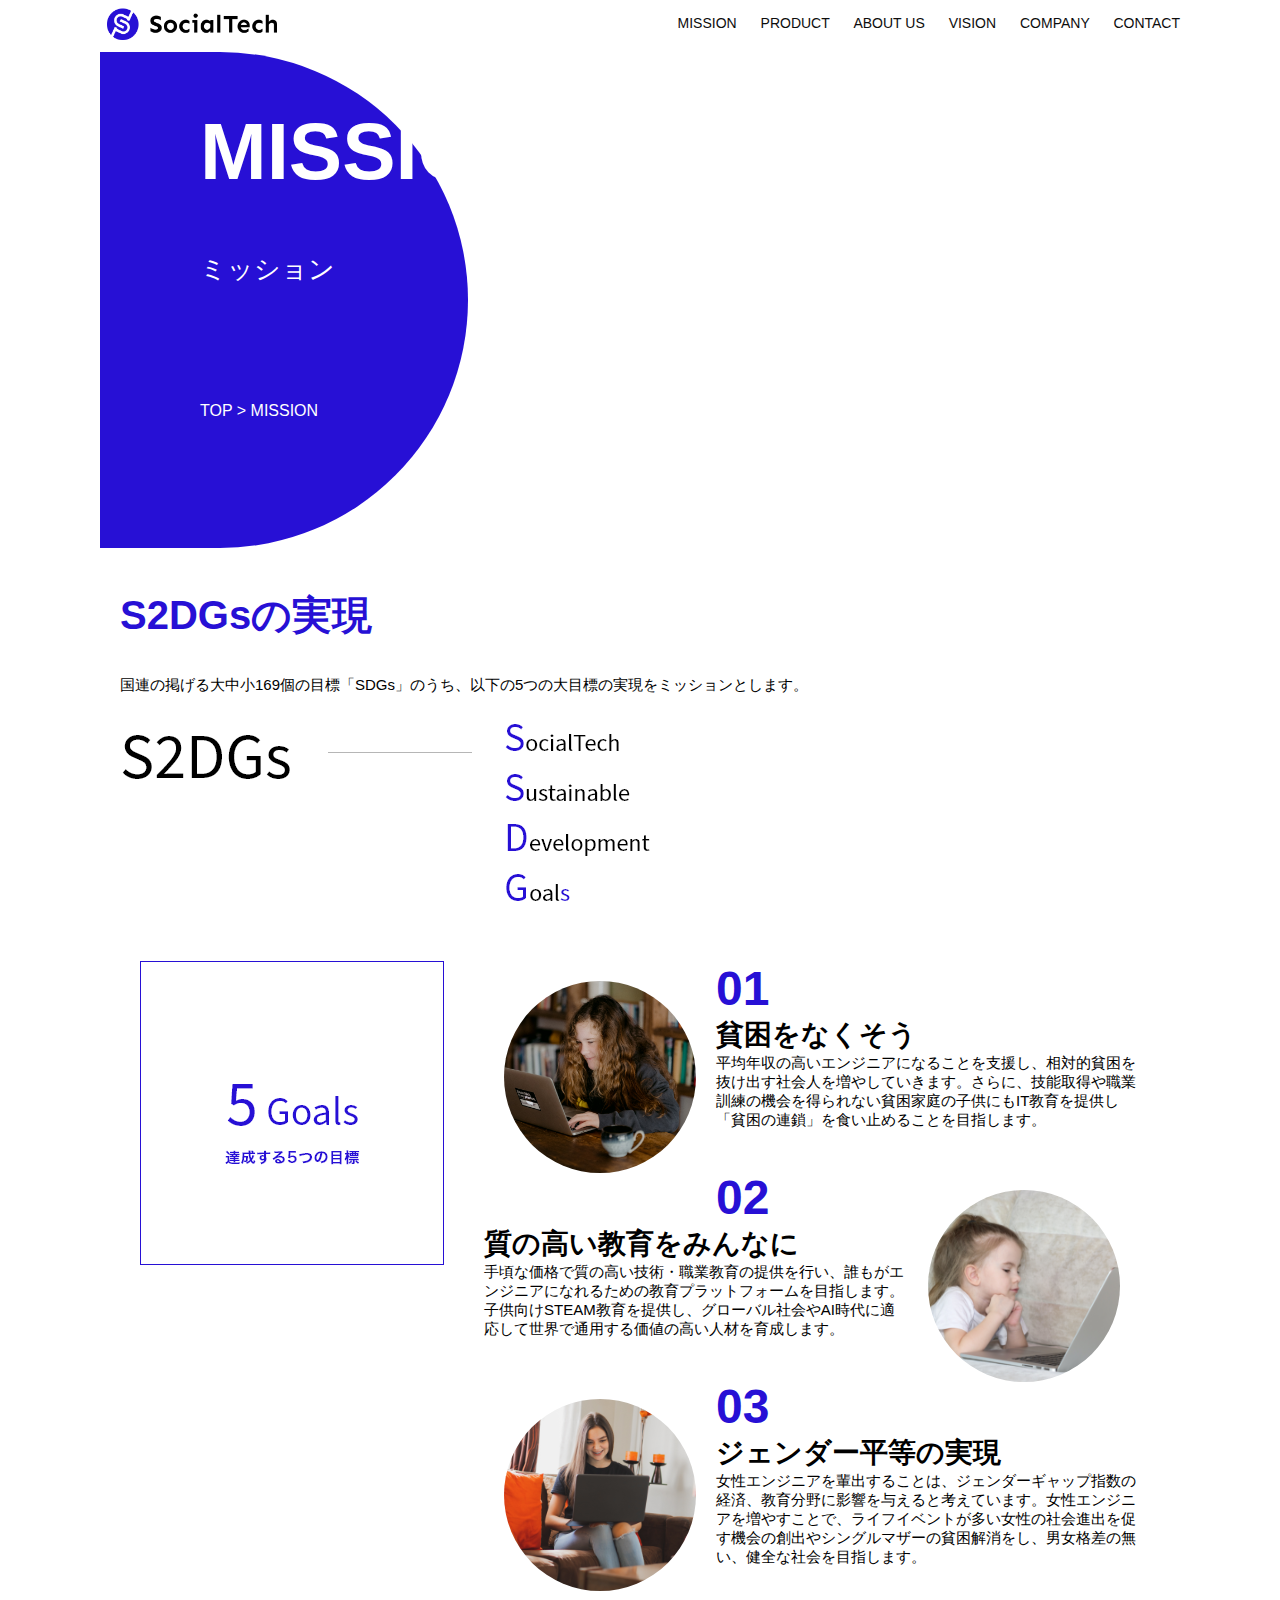
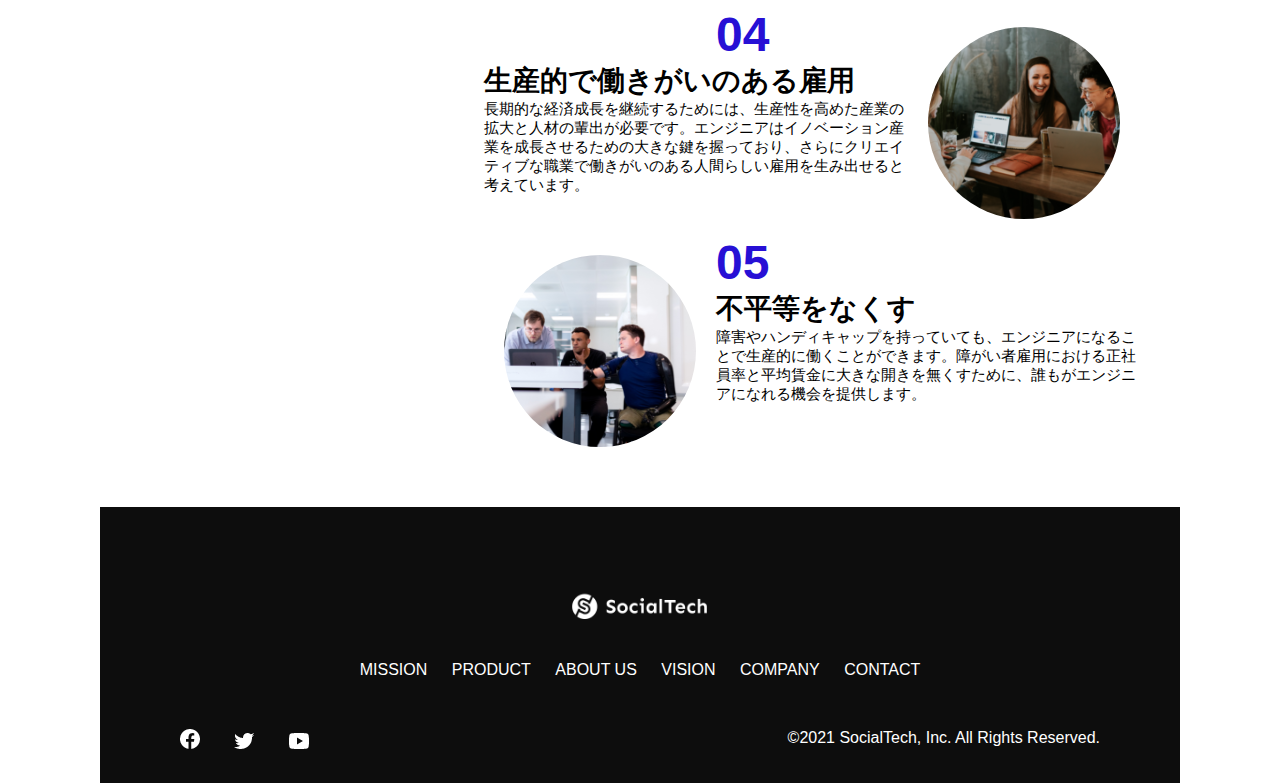
<file: kadai_tutorial_output/mission.html>
<!DOCTYPE html>
<html>
<head>
  <title>SocialTech - MISSION ミッション -</title>
  <meta charset="utf-8">
  <meta name="description" content="SocialTechが目指す5つの目標（S2DGs）を紹介します">
  <meta name="viewport" content="width=device-width, initial-scale=1.0">
  <link rel="stylesheet" href="style.css">
</head>

<body>
  <!-- ヘッダー -->
  <header>
    <!-- ロゴ -->
    <a href="index.html" id="logo"><img src="images/logo.png" alt="トップページに戻る"></a>

    <!-- PC用ナビゲーション -->
    <nav id="nav-pc">
      <a href="mission.html">MISSION</a>
      <a href="product.html">PRODUCT</a>
      <a href="index.html#aboutus">ABOUT US</a>
      <a href="index.html#vision">VISION</a>
      <a href="index.html#company">COMPANY</a>
      <a href="index.html#contact">CONTACT</a>
    </nav>

    <!-- スマホ用メニューボタン -->
    <img id="menu-sp" src="images/button-menu.png" alt="ナビゲーションを開く" onclick="document.getElementById('nav-sp').style.display = 'block'">

    <!-- スマホ用ナビゲーション -->
    <nav id="nav-sp">
      <img id="close" src="images/button-close.png" alt="ナビゲーションを閉じる" onclick="document.getElementById('nav-sp').style.display = 'none'">
      <a id="logo-sp" href="index.html" onclick="document.getElementById('nav-sp').style.display = 'none'"><img
          src="images/logo-sp.png" alt="トップページに戻る"></a>
      <a class="menu" href="mission.html" onclick="document.getElementById('nav-sp').style.display = 'none'">MISSION</a>
      <a class="menu" href="product.html" onclick="document.getElementById('nav-sp').style.display = 'none'">PRODUCT</a>
      <a class="menu" href="index.html#aboutus" onclick="document.getElementById('nav-sp').style.display = 'none'">ABOUT
        US</a>
      <a class="menu" href="index.html#vision"
        onclick="document.getElementById('nav-sp').style.display = 'none'">VISION</a>
      <a class="menu" href="index.html#company"
        onclick="document.getElementById('nav-sp').style.display = 'none'">COMPANY</a>
      <a class="menu" href="index.html#contact"
        onclick="document.getElementById('nav-sp').style.display = 'none'">CONTACT</a>
      <div id="sns">
        <a href="https://www.facebook.com/sejuku2013"><img src="images/button-facebook.png" alt="Facebookのリンク"></a>
        <a href="https://twitter.com/samuraijuku"><img src="images/button-twitter.png" alt="Twitterのリンク"></a>
        <a href="https://www.youtube.com/channel/UCCFOQO5aDK0xXam4cUQXT8g"><img src="images/button-youtube.png" alt="YouTubeのリンク"></a>
      </div>
    </nav>
  </header>
  <main>
    <article>
      <section id="mission-main">
        <div id="mission-title">
          <h1>MISSION</h1>
          <span>ミッション</span>
          <div>TOP > MISSION</div>
        </div>
      </section>
      <section id="mission-s2dgs">
        <h2 class="mission-h2">S2DGsの実現</h2>
        <p>国連の掲げる大中小169個の目標「SDGs」のうち、以下の5つの大目標の実現をミッションとします。</p>
        <img src="images/mission/mission-s2dgs.png" alt="S2DGs">
      </section>
      <section id="mission-5goals">
        <div>
          <img id="s2dgs-image" src="images/mission/mission-5goals.png" alt="5Goals">
        </div>
        <div>
          <div>
            <img class="fivegoals-image-left" src="images/mission/mission-5goals01.png" alt="PCを操作する女の子">
            <span class="fivegoals-number">01</span>
            <h3 class="fivegoals-h3">貧困をなくそう</h3>
            <p class="fivegoals-p">
              平均年収の高いエンジニアになることを支援し、相対的貧困を抜け出す社会人を増やしていきます。さらに、技能取得や職業訓練の機会を得られない貧困家庭の子供にもIT教育を提供し「貧困の連鎖」を食い止めることを目指します。
            </p>
          </div>
  
          <div>
            <img class="fivegoals-image-right" src="images/mission/mission-5goals02.png" alt="PCを見つめる小さい女の子">
            <span class="fivegoals-number">02</span>
            <h3 class="fivegoals-h3">質の高い教育をみんなに</h3>
            <p class="fivegoals-p">
              手頃な価格で質の高い技術・職業教育の提供を行い、誰もがエンジニアになれるための教育プラットフォームを目指します。子供向けSTEAM教育を提供し、グローバル社会やAI時代に適応して世界で通用する価値の高い人材を育成します。
            </p>
          </div>
  
          <div>
            <img class="fivegoals-image-left" src="images/mission/mission-5goals03.png" alt="PCを操作する女性">
            <span class="fivegoals-number">03</span>
            <h3 class="fivegoals-h3">ジェンダー平等の実現</h3>
            <p class="fivegoals-p">
              女性エンジニアを輩出することは、ジェンダーギャップ指数の経済、教育分野に影響を与えると考えています。女性エンジニアを増やすことで、ライフイベントが多い女性の社会進出を促す機会の創出やシングルマザーの貧困解消をし、男女格差の無い、健全な社会を目指します。
            </p>
          </div>
  
          <div>
            <img class="fivegoals-image-right" src="images/mission/mission-5goals04.png" alt="笑顔で話し合う3人の男女">
            <span class="fivegoals-number">04</span>
            <h3 class="fivegoals-h3">生産的で働きがいのある雇用</h3>
            <p class="fivegoals-p">
              長期的な経済成長を継続するためには、生産性を高めた産業の拡大と人材の輩出が必要です。エンジニアはイノベーション産業を成長させるための大きな鍵を握っており、さらにクリエイティブな職業で働きがいのある人間らしい雇用を生み出せると考えています。
            </p>
          </div>
  
          <div>
            <img class="fivegoals-image-left" src="images/mission/mission-5goals05.png" alt="障害を持つ男性が生き生きと働く様子">
            <span class="fivegoals-number">05</span>
            <h3 class="fivegoals-h3">不平等をなくす</h3>
            <p class="fivegoals-p">
              障害やハンディキャップを持っていても、エンジニアになることで生産的に働くことができます。障がい者雇用における正社員率と平均賃金に大きな開きを無くすために、誰もがエンジニアになれる機会を提供します。
            </p>
          </div>
        </div>
      </section>
    </article>
    <footer>
      <div id="footer-logo">
        <img src="images/logo-sp.png" alt="SocialTech">
      </div>
      <div id="footer-link">
        <a href="mission.html">MISSION</a>
        <a href="product.html">PRODUCT</a>
        <a href="index.html#aboutus">ABOUT US</a>
        <a href="index.html#vision">VISION</a>
        <a href="index.html#company">COMPANY</a>
        <a href="index.html#contact">CONTACT</a>
      </div>
      <div id="sns-footer">
        <a href="https://www.facebook.com/sejuku2013"><img src="images/button-facebook.png" alt="Facebookのリンク"></a>
        <a href="https://twitter.com/samuraijuku"><img src="images/button-twitter.png" alt="Twitterのリンク"></a>
        <a href="https://www.youtube.com/channel/UCCFOQO5aDK0xXam4cUQXT8g"><img src="images/button-youtube.png" alt="YouTubeのリンク"></a>
        <span id="copyright">&copy;2021 SocialTech, Inc. All Rights Reserved. </span>
      </div>
    </footer>
  </main>
</body>

</html>
</file>
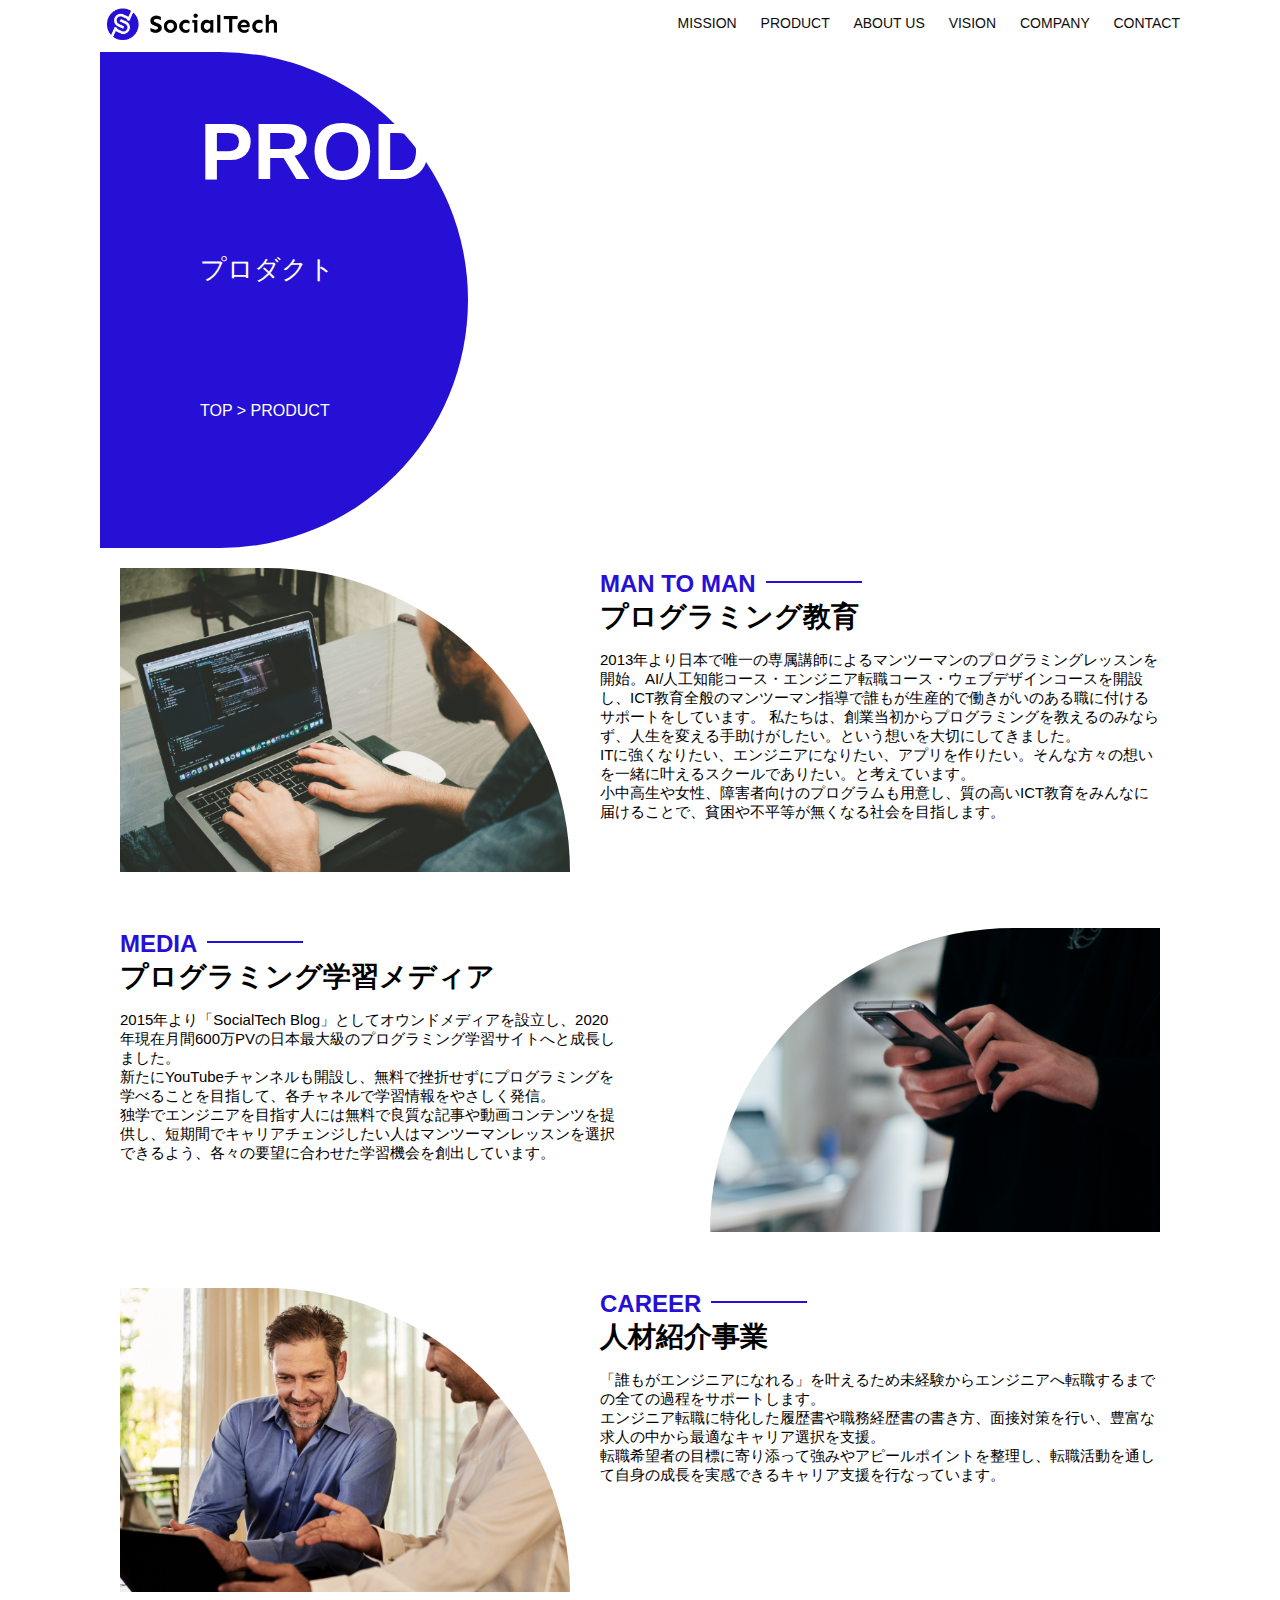
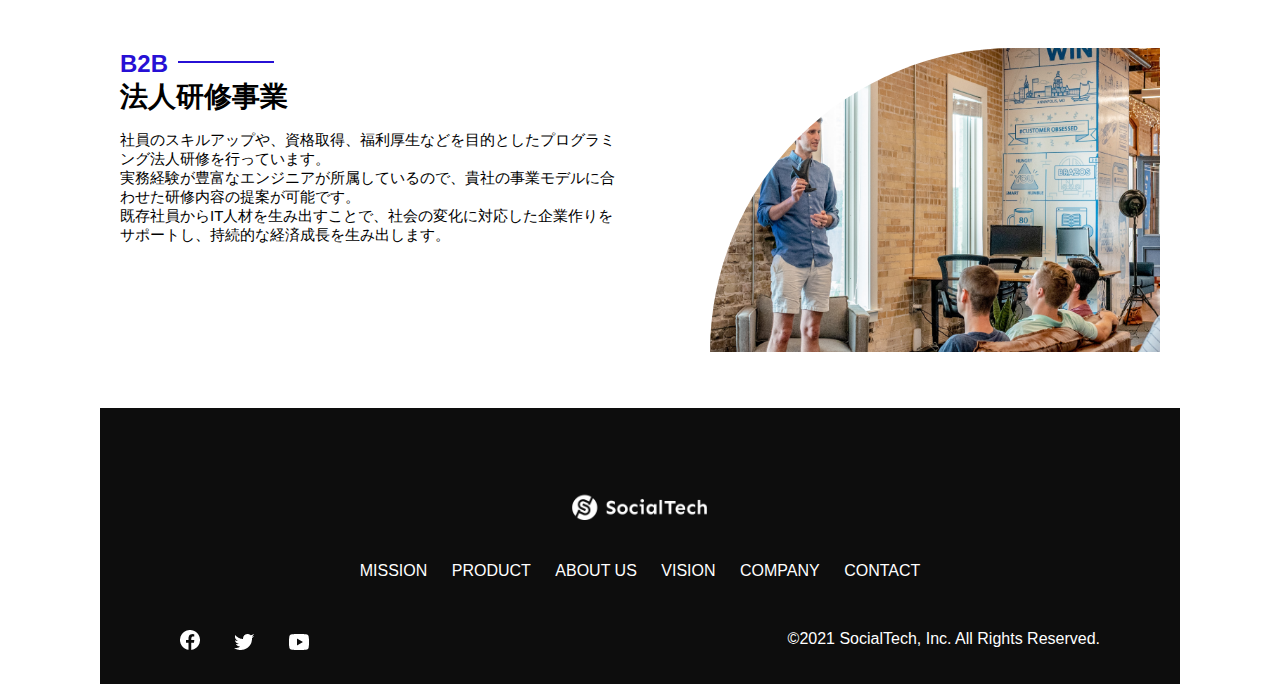
<file: kadai_tutorial_output/product.html>
<!DOCTYPE html>
<html>
<head>
  <title>SocialTech - PRODUCT プロダクト-</title>
  <meta charset="utf-8">
  <meta name="description" content="SocialTechの4つのプロダクトを紹介します">
  <meta name="viewport" content="width=device-width, initial-scale=1.0">
  <link rel="stylesheet" href="style.css">
</head>

<body>
  <!-- ヘッダー -->
  <header>
    <!-- ロゴ -->
    <a href="index.html" id="logo"><img src="images/logo.png" alt="トップページに戻る"></a>

    <!-- PC用ナビゲーション -->
    <nav id="nav-pc">
      <a href="mission.html">MISSION</a>
      <a href="product.html">PRODUCT</a>
      <a href="index.html#aboutus">ABOUT US</a>
      <a href="index.html#vision">VISION</a>
      <a href="index.html#company">COMPANY</a>
      <a href="index.html#contact">CONTACT</a>
    </nav>

    <!-- スマホ用メニューボタン -->
    <img id="menu-sp" src="images/button-menu.png" alt="ナビゲーションを開く" onclick="document.getElementById('nav-sp').style.display = 'block'">

    <!-- スマホ用ナビゲーション -->
    <nav id="nav-sp">
      <img id="close" src="images/button-close.png" alt="ナビゲーションを閉じる" onclick="document.getElementById('nav-sp').style.display = 'none'">
      <a id="logo-sp" href="index.html" onclick="document.getElementById('nav-sp').style.display = 'none'"><img
          src="images/logo-sp.png" alt="トップページに戻る"></a>
      <a class="menu" href="mission.html" onclick="document.getElementById('nav-sp').style.display = 'none'">MISSION</a>
      <a class="menu" href="product.html" onclick="document.getElementById('nav-sp').style.display = 'none'">PRODUCT</a>
      <a class="menu" href="index.html#aboutus" onclick="document.getElementById('nav-sp').style.display = 'none'">ABOUT
        US</a>
      <a class="menu" href="index.html#vision"
        onclick="document.getElementById('nav-sp').style.display = 'none'">VISION</a>
      <a class="menu" href="index.html#company"
        onclick="document.getElementById('nav-sp').style.display = 'none'">COMPANY</a>
      <a class="menu" href="index.html#contact"
        onclick="document.getElementById('nav-sp').style.display = 'none'">CONTACT</a>
      <div id="sns">
        <a href="https://www.facebook.com/sejuku2013"><img src="images/button-facebook.png" alt="Facebookのリンク"></a>
        <a href="https://twitter.com/samuraijuku"><img src="images/button-twitter.png" alt="Twitterのリンク"></a>
        <a href="https://www.youtube.com/channel/UCCFOQO5aDK0xXam4cUQXT8g"><img src="images/button-youtube.png" alt="YouTubeのリンク"></a>
      </div>
    </nav>
  </header>
  <main>
    <article>
      <section id="product-main">
        <div id="product-title">
          <h1>PRODUCT</h1>
          <span>プロダクト</span>
          <div>TOP > PRODUCT</div>
        </div>
      </section>
      <section class="product-section1">
        <img src="images/product/product-mantoman.png" alt="PCでコードを書く男性">
        <div>
          <h2 class="product-h2">MAN TO MAN</h2>
          <h3 class="product-h3">プログラミング教育</h3>
          <p>
            2013年より日本で唯一の専属講師によるマンツーマンのプログラミングレッスンを開始。AI/人工知能コース・エンジニア転職コース・ウェブデザインコースを開設し、ICT教育全般のマンツーマン指導で誰もが生産的で働きがいのある職に付けるサポートをしています。
            私たちは、創業当初からプログラミングを教えるのみならず、人生を変える手助けがしたい。という想いを大切にしてきました。<br>ITに強くなりたい、エンジニアになりたい、アプリを作りたい。そんな方々の想いを一緒に叶えるスクールでありたい。と考えています。<br>小中高生や女性、障害者向けのプログラムも用意し、質の高いICT教育をみんなに届けることで、貧困や不平等が無くなる社会を目指します。
          </p>
        </div>
      </section>
      <section class="product-section2">
        <div>
          <h2 class="product-h2">MEDIA</h2>
          <h3 class="product-h3">プログラミング学習メディア</h3>
          <p>2015年より「SocialTech
            Blog」としてオウンドメディアを設立し、2020年現在月間600万PVの日本最大級のプログラミング学習サイトへと成長しました。<br>新たにYouTubeチャンネルも開設し、無料で挫折せずにプログラミングを学べることを目指して、各チャネルで学習情報をやさしく発信。<br>独学でエンジニアを目指す人には無料で良質な記事や動画コンテンツを提供し、短期間でキャリアチェンジしたい人はマンツーマンレッスンを選択できるよう、各々の要望に合わせた学習機会を創出しています。
          </p>
        </div>
        <img src="images/product/product-media.png" alt="スマートフォンを操作する人">
      </section>
      <section class="product-section1">
        <img src="images/product/product-career.png" alt="笑顔で話し合う2人の男性">
        <div>
          <h2 class="product-h2">CAREER</h2>
          <h3 class="product-h3">人材紹介事業</h3>
          <p>
            「誰もがエンジニアになれる」を叶えるため未経験からエンジニアへ転職するまでの全ての過程をサポートします。<br>エンジニア転職に特化した履歴書や職務経歴書の書き方、面接対策を行い、豊富な求人の中から最適なキャリア選択を支援。<br>転職希望者の目標に寄り添って強みやアピールポイントを整理し、転職活動を通して自身の成長を実感できるキャリア支援を行なっています。<br>
          </p>
        </div>
      </section>
      <section class="product-section2">
        <div>
          <h2 class="product-h2">B2B</h2>
          <h3 class="product-h3">法人研修事業</h3>
          <p>
            社員のスキルアップや、資格取得、福利厚生などを目的としたプログラミング法人研修を行っています。<br>実務経験が豊富なエンジニアが所属しているので、貴社の事業モデルに合わせた研修内容の提案が可能です。<br>既存社員からIT人材を生み出すことで、社会の変化に対応した企業作りをサポートし、持続的な経済成長を生み出します。
          </p>
        </div>
        <img src="images/product/product-b2b.png" alt="講演中の男性とそれを聴く人々">
      </section>
    </article>
    <footer>
      <div id="footer-logo">
        <img src="images/logo-sp.png" alt="SocialTech">
      </div>
      <div id="footer-link">
        <a href="mission.html">MISSION</a>
        <a href="product.html">PRODUCT</a>
        <a href="index.html#aboutus">ABOUT US</a>
        <a href="index.html#vision">VISION</a>
        <a href="index.html#company">COMPANY</a>
        <a href="index.html#contact">CONTACT</a>
      </div>
      <div id="sns-footer">
        <a href="https://www.facebook.com/sejuku2013"><img src="images/button-facebook.png" alt="Facebookのリンク"></a>
        <a href="https://twitter.com/samuraijuku"><img src="images/button-twitter.png" alt="Twitterのリンク"></a>
        <a href="https://www.youtube.com/channel/UCCFOQO5aDK0xXam4cUQXT8g"><img src="images/button-youtube.png" alt="YouTubeのリンク"></a>
        <span id="copyright">&copy;2021 SocialTech, Inc. All Rights Reserved. </span>
      </div>
    </footer>
  </main>
</body>
</html>
</file>
<file: style.css>
/* PC、スマホ共通スタイル */
body {
  font-family: "Source Sans Pro", "Hiragino Kaku Gothic ProN", Meiryo, Arial, sans-serif;
}

p {
  font-size: 15px;
}

/*================
 PC用のスタイル 
=================*/

body {
  max-width: 1080px;
  min-width: 960px;
  margin: 0 auto;
}

header {
  display: flex;
  justify-content: space-between;
}

#nav-pc {
  text-align: right;
  font-size: 14px;
  padding-top: 15px;
}

/* ナビゲーションのリンクの装飾設定 */
#nav-pc a {
  text-decoration: none;
  margin-left: 20px;
}

#nav-pc > a:link,
#nav-pc > a:visited,
#nav-pc > a:hover,
#nav-pc > a:active {
  color: #0d0d0d;
}

#nav-pc > a:hover {
  text-decoration: underline;
}

/* メインビジュアル */
#main-visual {
  position: relative;
  height: 400px;
}

#main-message {
  position: absolute;
  top: 0;
  left: 0;
  background-color: #2710d5;
  color: #ffffff;
  border-radius: 0 0 476px 0;
  width: 100%;
  height: 100%;
  max-width: 620px;
  z-index: 11;
}

#main-message > h1 {
  font-size: 60px;
  font-weight: bold;
  margin: 100px 0 0 50px;
}

#main-message > p {
  font-size: 28px;
  margin: 0 0 0 50px;
}

#main-visual > img {
  max-width: 620px;
  border-radius: 476px 0 0 0;
  position: absolute;
  top: 0;
  right: 0;
  z-index: 10;
}

h2 {
  margin-top: 40px;
}

h2::after {
  content: url("images/line.png");
  margin-left: 10px;
}

h3 {
  font-size: 27px;
}

/* ミッション */
#mission {
  margin: 80px auto;
  width: 100%;
}

#mission-flex {
  width: 100%;
  display: flex;
}

#mission-flex > div {
  width: 50%;
  margin: 20px;
}

#mission-photo {
  width: 100%;
}

#s2dgs {
  margin-top: 50px;
  width: 100%;
}

/* プロダクト */
#product {
  background-color: #fafafa;
  margin: 80px 0;
  padding: 10px 40px 0 40px;
}

#product > div {
  margin-top: 40px;
  display: flex;
}

#product-left {
  width: 50%;
  margin-right: 20px;
}

#product-right {
  width: 50%;
  margin-left: 20px;
  margin-top: 80px;
}

#product-left > div {
  position: relative;
  height: 480px;
  margin-right: 20px;
}

#product-right > div {
  position: relative;
  height: 480px;
  margin-left: 20px;
}

.product-photo {
  width: 100%;
}

.product-explain {
  background-color: #ffffff;
  position: absolute;
  left: 0;
  top: 280px;
  margin: 0 40px;
  padding: 20px;
  box-shadow: 5px 5px 10px rgba(0, 0, 0, 0.05);
}

.product-explain > span {
  color: #2710d5;
  font-weight: bold;
  font-size: 16px;
  margin: 0;
}

.product-explain > h3 {
  font-size: 20px;
  margin: 5px 0;
}

.product-explain > p {
  font-size: 14px;
  margin: 0;
}

#product-more {
  margin: 0 auto -42px auto;
}

/* ABOUT US */
#aboutus {
  margin: 80px auto;
}

#aboutus > div {
  display: flex;
}

.culture-img {
  width: 100%;
  align-self: flex-start;
}

.culture-img2 {
  margin-top: 50px;
  width: 100%;
}

.culture-table {
  margin-right: 50px;
}

.culture-num {
  font-size: 80px;
  color: #2710d5;
  margin-right: 20px;
}

.culture-en {
  color: #2710d5;
  font-weight: bold;
  font-size: 24px;
  display: block;
}

.culture-jp {
  font-size: 28px;
  font-weight: bold;
}

.culture-description {
  margin: 0;
}

/* ビジョン */
#vision {
  margin: 80px auto;
}

#vision > div {
  width: 100%;
  display: flex;
  justify-content: space-between;
  flex-wrap: wrap;
}

.vision-box {
  width: 300px;
  height: 300px;
  margin-bottom: 30px;
  position: relative;
}

.vision-box > img {
  width: 100%;
  height: auto;
  position: absolute;
  top: 0;
  left: 0;
  z-index: 30;
}

.vision-box > span {
  position: absolute;
  top: 0;
  left: 0;
  z-index: 31;
  margin-right: 20px;
}

.vision-box > span > h4 {
  color: #2710d5;
  font-size: 19px;
  margin-top: 80px;
}

.vision-box > span > h4::first-letter {
  font-size: 40px;
}

.vision-box > span > h5 {
  font-size: 20px;
  margin: 0;
}

.vision-box > span > p {
  margin-top: 10px;
}

/* 会社概要 */
#company {
  margin: 80px auto;
}

#company-table {
  width: 100%;
}

.tableheader, .tableheader-first {
  text-align: left;
  padding: 20px;
  border-bottom: 1px solid #2710d5;
  width: 100px;
}

.tableheader-first {
  border-top: 1px solid #2710d5;
}

.cell, .cell-first {
  padding: 30px;
  border-bottom: 1px solid #ececec;
}

.cell-first {
  border-top: 1px solid #ececec;
}

#company > iframe {
  width: 100%;
  height: 368px;
  margin-top: 40px;
}

/* お問い合わせ */
#contact {
  margin: 80px auto;
}

#contact > form > div {
  display: flex;
  flex-flow: row wrap;
  padding-bottom: 30px;
}

.contact-heading {
  width: 240px;
  align-self: center;
}

.contact-label {
  font-weight: bold;
}

.contact-span {
  color: #ce2222;
  margin-left: 20px;
  font-weight: bold;
}

.contact-textbox {
  border: 0;
  border-bottom: 1px solid #707070;
  background-color: #fafafa;
  width: 400px;
  height: 56px;
}

.contact-textarea {
  border: 0;
  border-bottom: 1px solid #707070;
  background-color: #fafafa;
  width: 400px;
  height: 200px;
}

details {
  width: 700px;
}

details > div {
  background-color: #fafafa;
  padding: 20px;
} 

details > div > span {
  font-weight: bold;
}

/* フッター */
footer {
  background-color: #0d0d0d;
  text-align: center;
  padding: 80px 80px 30px 80px;
}

#footer-logo {
  margin-bottom: 30px;
}

#footer-link {
  margin-bottom: 50px;
}
#footer-link > a {
  text-decoration: none;
  margin: 10px;
}
#footer-link > a:link,
#footer-link > a:visited,
#footer-link > a:hover,
#footer-link > a:active,
#copyright
 {
  color: #ffffff;
}

#footer-link > a:hover {
  text-decoration: underline;
}

#sns-footer {
  text-align: left;
  width: 100%;
}

#sns-footer > a {
  margin-right: 30px;
}

#copyright {
  float: right;
}
</file>
<file: kadai_012/style.css>
/* PC、スマホ共通スタイル */
body {
  font-family: "Source Sans Pro", "Hiragino Kaku Gothic ProN", Meiryo, Arial,
    sans-serif;
}

p {
  font-size: 15px;
}

/*================
PC用のスタイル 
=================*/
/* 横幅設定 */
body {
  max-width: 1080px;
  min-width: 960px;
  margin: 0 auto 0 auto;
}

/* ヘッダー */
header {
  display: flex;
  justify-content: space-between;
}

/* ナビゲーションのレイアウト */
#nav-pc {
  text-align: right;
  font-size: 14px;
  padding-top: 15px;
}

/* ナビゲーションのリンクの装飾設定 */
#nav-pc>a {
  text-decoration: none;
  margin-left: 20px;
}

#nav-pc>a:link {
  color: #0d0d0d;
}

#nav-pc>a:visited {
  color: #0d0d0d;
}

#nav-pc>a:hover {
  color: #0d0d0d;
  text-decoration: underline;
}

#nav-pc>a:active {
  color: #0d0d0d;
}

/* メインビジュアル*/
#main-visual {
  position: relative;
  height: 400px;
}

#main-message {
  position: absolute;
  top: 0;
  left: 0;
  background-color: #2710d5;
  color: #ffffff;
  border-radius: 0 0 476px 0;
  max-width: 620px;
  height: 100%;
  width: 100%;
  z-index: 11;
}

#main-message>h1 {
  font-size: 60px;
  font-weight: bold;
  margin: 100px 0 0 50px;
}

#main-message>p {
  font-size: 28px;
  margin: 0 0 0 50px;
}

#main-visual>img {
  max-width: 620px;
  border-radius: 476px 0 0 0;
  position: absolute;
  top: 0;
  right: 0;
  z-index: 10;
}

/* 見出し */
h2 {
  margin: 40px 0 0 0;
}

h2::after {
  content: url("images/line.png");
  margin-left: 10px;
}

h3 {
  font-size: 27px;
}

/* ミッション */
#mission {
  margin: 80px auto 80px auto;
  width: 100%;
}

#mission-flex {
  width: 100%;
  display: flex;
}

#mission-flex>div {
  width: 50%;
  margin: 20px;
}

#mission-photo {
  width: 100%;
}

#s2dgs {
  margin-top: 50px;
}

/* プロダクト */
#product {
  background-color: #fafafa;
  width: 100%;
  margin: 80px 0 80px 0;
  padding: 10px 40px 0px 40px;
}

/* 外枠 */
#product>div {
  margin-top: 40px;
  display: flex;
}

/* 左のカラム */
#product-left {
  width: 50%;
  margin-right: 20px;
}

/* 右のカラム */
#product-right {
  width: 50%;
  margin-left: 20px;
  margin-top: 80px;
}

/* 画像＋説明の枠 */
#product-left>div {
  position: relative;
  height: 480px;
  margin-right: 20px;
}

#product-right>div {
  position: relative;
  height: 480px;
  margin-left: 20px;
}

/* 画像 */
.product-photo {
  width: 100%;
}

/* 説明文の枠 */
.product-explain {
  background-color: #ffffff;
  position: absolute;
  left: 0;
  top: 280px;
  margin: 0 40px 0 40px;
  padding: 20px;
  box-shadow: 5px 5px 10px rgba(0, 0, 0, 0.05);
}

/* 説明文の英語 */
.product-explain>span {
  color: #2710d5;
  font-weight: bold;
  font-size: 16px;
  margin: 0;
}

/* 説明文の見出し */
.product-explain>h3 {
  margin: 5px 0 5px 0;
}

/* 説明文 */
.product-explain>p {
  margin: 0;
}

/* 「もっとみる」ボタン */
#product-more {
  margin: 0 auto -42px auto;
}

/* ABOUT US */
#aboutus {
  margin: 80px auto 80px auto;
}

/* 3つの組織文化と画像を入れる枠 */
#aboutus>div {
  display: flex;
}

/* 画像 */
.culture-img {
  width: 100%;
  align-self: flex-start;
}

.culture-img2 {
  margin-top: 50px;
  width: 100%;
}

/* 3つの組織文化の表 */
.culture-table {
  max-width: 500px;
  margin-right: 50px;
}

/* 番号 */
.culture-num {
  font-size: 80px;
  color: #2710d5;
  margin: 0 20px 0 0;
}

/* 組織文化英語 */
.culture-en {
  color: #2710d5;
  font-weight: bold;
  font-size: 24px;
  display: block;
}

/* 組織文化日本語 */
.culture-jp {
  font-size: 28px;
  font-weight: bold;
}

/* 説明文 */
.culture-description {
  margin: 0;
}

/* ビジョン */
#vision {
  margin: 80px auto 80px auto;
}

/* セクション内の外枠 */
#vision>div {
  width: 100%;
  display: flex;
  justify-content: space-between;
  flex-wrap: wrap;
}

/* 7つの行動指針の枠 */
.vision-box {
  width: 300px;
  height: 300px;
  margin-bottom: 30px;
  position: relative;
}

.vision-box>img {
  width: 100%;
  height: auto;
  position: absolute;
  top: 0;
  left: 0;
  z-index: 30;
}

.vision-box>span {
  position: absolute;
  top: 0;
  left: 0;
  z-index: 31;
  margin-right: 20px;
}

.vision-box>span>h4 {
  color: #2710d5;
  font-size: 19px;
  margin: 80px 0 0 0;
}

.vision-box>span>h4::first-letter {
  font-size: 40px;
}

.vision-box>span>h5 {
  font-size: 20px;
  margin: 0 0 0 0;
}

.vision-box>span>p {
  margin: 10px 0 0 0;
}

/* CASES */
#cases {
  margin: 40px 0;
  width: 100%;
}

#cases > ul {
  display: flex;
  list-style-type: none;
}

.case-card {
  width: 33%;
  margin: 20px;
  background-color: #fff;
  min-height: 400px;
  box-shadow: 5px 5px 15px rgba(0, 0, 0, 0.2);
}

.case-img {
  width: 100%;
}

.case-info {
  padding: 10px 20px;
}

.case-name {
  color: #2710d5;
  font-size: 19px;
}

.case-content {
  font-size: 14px;
}

/* 会社概要 */
#company {
  margin: 80px auto 80px auto;
}

#company-table {
  width: 100%;
}

.tableheader {
  text-align: left;
  padding: 20px;
  border-bottom-color: #2710d5;
  border-bottom-width: 1px;
  border-bottom-style: solid;
  width: 100px;
}

.tableheader-first {
  text-align: left;
  padding: 20px;
  border-bottom-color: #2710d5;
  border-bottom-width: 1px;
  border-bottom-style: solid;
  border-top-color: #2710d5;
  border-top-width: 1px;
  border-top-style: solid;
  width: 100px;
}

.cell {
  padding: 30px;
  border-bottom-color: #ececec;
  border-bottom-width: 1px;
  border-bottom-style: solid;
}

.cell-first {
  padding: 30px;
  border-bottom-color: #ececec;
  border-bottom-width: 1px;
  border-bottom-style: solid;
  border-top-color: #ececec;
  border-top-width: 1px;
  border-top-style: solid;
}

#company>iframe {
  width: 100%;
  height: 368px;
  margin-top: 40px;
}

/* お問い合わせ */
#contact {
  margin: 80px auto 80px auto;
}

/* 外枠 */
#contact>form>div {
  display: flex;
  flex-direction: row;
  flex-wrap: wrap;
  padding-bottom: 30px;
}

/* 左列の見出し */
.contact-heading {
  width: 240px;
  align-self: center;
}

/* 見出しのラベル */
.contact-label {
  font-weight: bold;
}

/* 必須 */
.contact-span {
  color: #ce2222;
  margin: 0 0 0 20px;
  font-weight: bold;
}

/* テキストボックス */
.contact-textbox {
  border-top: 0;
  border-left: 0;
  border-right: 0;
  border-bottom-width: 1px;
  border-bottom-color: #707070;
  border-bottom-style: solid;
  background-color: #fafafa;
  width: 400px;
  height: 56px;
}

/* お問い合わせ内容のテキストエリア */
.contact-textarea {
  border-top: 0;
  border-left: 0;
  border-right: 0;
  border-bottom-width: 1px;
  border-bottom-color: #707070;
  border-bottom-style: solid;
  background-color: #fafafa;
  width: 400px;
  height: 200px;
}

/* 個人情報の取り扱い */
details {
  width: 700px;
}

details>div {
  background-color: #fafafa;
  padding: 20px;
}

details>div>span {
  font-weight: bold;
}

/* フッター */
footer {
  background-color: #0d0d0d;
  text-align: center;
  padding: 80px 80px 30px 80px;
}

#footer-logo {
  margin-bottom: 30px;
}

#footer-link {
  margin-bottom: 50px;
}
#footer-link > a {
  text-decoration: none;
  margin: 10px;
}
#footer-link > a:link {
  color: #ffffff;
}
#footer-link > a:visited {
  color: #ffffff;
}
#footer-link > a:hover {
  color: #ffffff;
  text-decoration: underline;
}
#footer-link > a:active {
  color: #ffffff;
}

#sns-footer {
  text-align: left;
  width: 100%;
}

#sns-footer > a {
  margin-right: 30px;
}

#copyright {
  color: #ffffff;
  float: right;
}
</file>
<file: kadai_013/style.css>
/* PC、スマホ共通スタイル */
body {
  font-family: "Source Sans Pro", "Hiragino Kaku Gothic ProN", Meiryo, Arial,
    sans-serif;
}

p {
  font-size: 15px;
}

#main-visual>img {
  width: 100%;
}

/*================
PC用のスタイル 
=================*/
@media screen and (min-width: 768px) {
  /* 横幅設定 */
  body {
    max-width: 1080px;
    min-width: 960px;
    margin: 0 auto 0 auto;
  }

  /* ヘッダー */
  header {
    display: flex;
    justify-content: space-between;
  }

  /* ナビゲーションのレイアウト */
  #nav-pc {
    text-align: right;
    font-size: 14px;
    padding-top: 15px;
  }

  /* ナビゲーションのリンクの装飾設定 */
  #nav-pc>a {
    text-decoration: none;
    margin-left: 20px;
  }

  #nav-pc>a:link {
    color: #0d0d0d;
  }

  #nav-pc>a:visited {
    color: #0d0d0d;
  }

  #nav-pc>a:hover {
    color: #0d0d0d;
    text-decoration: underline;
  }

  #nav-pc>a:active {
    color: #0d0d0d;
  }

  #menu-sp,
  #nav-sp {
    display: none;
  }
}

/*================
SP用のスタイル 
=================*/
@media screen and (max-width: 767px) {
  body {
    min-width: 375px;
    margin: 0;
  }

  #nav-pc {
    display: none;
  }

  #menu-sp {
    float: right;
    padding: 0;
  }

  #nav-sp {
    background-color: #ce933e;
    position: absolute;
    left: 0;
    top: 0;
    height: 100%;
    width: 100%;
    display: none;
    z-index: 100;
  }

  #close {
    position: absolute;
    top: 20px;
    right: 20px;
  }

  #logo-sp {
    margin: 80px 0 30px 20px;
  }

  #nav-sp > a {
    display: block;
  }

  #nav-sp > a:link,
  #nav-sp > a:visited,
  #nav-sp > a:hover,
  #nav-sp > a:active {
    color: #fff
  }

  #nav-sp > a:hover {
    text-decoration: underline;
  }

  #nav-sp > .menu {
    text-decoration: none;
    display: block;
    margin: 0 20px;
    height: 44px;
    font-size: 16px;
    background-image: url("images/arrow.png");
    background-repeat: no-repeat;
    background-position: right top;
  }
}
</file>
<file: kadai_tutorial_output/style.css>
/* PC、スマホ共通スタイル */
body {
  font-family: "Source Sans Pro", "Hiragino Kaku Gothic ProN", Meiryo, Arial, sans-serif;
}

p {
  font-size: 15px;
}

/*================
 PC用のスタイル
=================*/
@media screen and (min-width: 768px) {
  body {
    max-width: 1080px;
    min-width: 960px;
    margin: 0 auto;
  }
  
  /* ヘッダー */
  header {
    display: flex;
    justify-content: space-between;
  }
  
  #nav-pc {
    text-align: right;
    font-size: 14px;
    padding-top: 15px;
  }
  
  #nav-pc > a {
    text-decoration: none;
    margin-left: 20px;
  }
  
  #nav-pc > a:link,
  #nav-pc > a:visited,
  #nav-pc > a:hover,
  #nav-pc > a:active {
    color: #0d0d0d;
  }
  
  #nav-pc > a:hover {
    text-decoration: underline;
  }

  /* スマホ用ナビを非表示 */
  #nav-sp,
  #menu-sp {
    display: none;
  }
  
  /* メインビジュアル */
  #main-visual {
    position: relative;
    height: 400px;
  }
  
  #main-message {
    position: absolute;
    top: 0;
    left: 0;
    background-color: #2710d5;
    color: #fff;
    border-radius: 0 0 476px 0;
    max-width: 620px;
    width: 100%;
    height: 100%;
    z-index: 11;
  }
  
  #main-message > h1 {
    font-size: 60px;
    font-weight: bold;
    margin: 100px 0 0 50px;
  }
  
  #main-message > p {
    font-size: 28px;
    margin-left: 50px;
  }
  
  #main-visual > img {
    max-width: 620px;
    border-radius: 476px 0 0 0;
    position: absolute;
    top: 0;
    right: 0;
    z-index: 10;
  }
  
  h2 {
    margin-top: 40px;
  }
  
  h2::after {
    content: url("images/line.png");
    margin-left: 10px;
  }
  
  h3 {
    font-size: 27px;
  }
  
  /* ミッション */
  #mission {
    margin: 80px auto;
    width: 100%;
  }
  
  #mission-flex {
    width: 100%;
    display: flex;
  }
  
  #mission-flex > div {
    width: 50%;
    margin: 20px;
  }
  
  #mission-photo {
    width: 100%;
  }
  
  #s2dgs {
    margin-top: 50px;
    width: 100%;
  }
  
  /* プロダクト */
  #product {
    background-color: #fafafa;
    margin: 80px 0;
    padding: 10px 40px 0 40px;
  }
  
  #product > div {
    margin-top: 40px;
    display: flex;
  }
  
  #product-left {
    width: 50%;
    margin-right: 20px;
  }
  
  #product-right {
    width: 50%;
    margin-left: 20px;
    margin-top: 80px;
  }
  
  #product-left > div {
    position: relative;
    height: 480px;
    margin-right: 20px;
  }
  
  #product-right > div {
    position: relative;
    height: 480px;
    margin-left: 20px;
  }
  
  .product-photo {
    width: 100%;
  }
  
  .product-explain {
    background-color: #fff;
    position: absolute;
    left: 0;
    top: 280px;
    margin: 0 40px;
    padding: 20px;
    box-shadow: 5px 5px 10px rgba(0, 0, 0, 0.05);
  }
  
  .product-explain > span {
    color: #2710d5;
    font-weight: bold;
    font-size: 16px;
    margin: 0;
  }
  
  .product-explain > h3 {
    font-size: 20px;
    margin: 5px 0;
  }
  
  .product-explain > p {
    font-size: 14px;
    margin: 0;
  }
  
  #product-more {
    margin: 0 auto -42px auto;
  }
  
  /* ABOUT US */
  #aboutus {
    margin: 80px auto;
  }
  
  #aboutus > div {
    display: flex;
  }
  
  .culture-img {
    width: 100%;
    align-self: flex-start;
  }

  .culture-img2 {
    margin-top: 50px;
    width: 100%;
  }
  
  .culture-table {
    margin-right: 50px;
  }
  
  .culture-num {
    font-size: 80px;
    color: #2710d5;
    margin-right: 20px;
  }
  
  .culture-en {
    color: #2710d5;
    font-weight: bold;
    font-size: 24px;
    display: block;
  }
  
  .culture-jp {
    font-size: 28px;
    font-weight: bold;
  }
  
  .culture-description {
    margin: 0;
  }
  
  /* ビジョン */
  #vision {
    margin: 80px auto;
  }
  
  #vision > div {
    width: 100%;
    display: flex;
    justify-content: space-between;
    flex-wrap: wrap;
  }
  
  .vision-box {
    width: 300px;
    height: 300px;
    margin-bottom: 30px;
    position: relative;
  }
  
  .vision-box > img {
    width: 100%;
    height: auto;
    position: absolute;
    top: 0;
    left: 0;
    z-index: 30;
  }
  
  .vision-box > span {
    position: absolute;
    top: 0;
    left: 0;
    z-index: 31;
    margin-right: 20px;
  }
  
  .vision-box > span > h4 {
    color: #2710d5;
    font-size: 19px;
    margin-top: 80px;
  }
  
  .vision-box > span > h4::first-letter {
    font-size: 40px;
  }
  
  .vision-box > span > h5 {
    font-size: 20px;
    margin: 0;
  }
  
  .vision-box > span > p {
    margin-top: 10px;
  }
  
  /* 会社概要 */
  #company {
    margin: 80px auto;
  }
  
  #company-table {
    width: 100%;
  }
  
  .tableheader, .tableheader-first {
    text-align: left;
    padding: 20px;
    border-bottom: 1px solid #2710d5;
    width: 100px;
  }
  
  .tableheader-first {
    border-top: 1px solid #2710d5;
  }
  
  .cell, .cell-first {
    padding: 30px;
    border-bottom: 1px solid #ececec;
  }
  
  .cell-first {
    border-top: 1px solid #ececec;
  }
  
  #company > iframe {
    width: 100%;
    height: 368px;
    margin-top: 40px;
  }
  
  /* お問い合わせ */
  #contact {
    margin: 80px auto;
  }
  
  #contact > form > div {
    display: flex;
    flex-flow: row wrap;
    padding-bottom: 30px;
  }
  
  .contact-heading {
    width: 240px;
    align-self: center;
  }
  
  .contact-label {
    font-weight: bold;
  }
  
  .contact-span {
    color: #ce2222;
    margin-left: 20px;
    font-weight: bold;
  }
  
  .contact-textbox {
    border: 0;
    border-bottom: 1px solid #707070;
    background-color: #fafafa;
    width: 400px;
    height: 56px;
  }
  
  .contact-textarea {
    border: 0;
    border-bottom: 1px solid #707070;
    background-color: #fafafa;
    width: 400px;
    height: 200px;
  }
  
  details {
    width: 700px;
  }
  
  details > div {
    background-color: #fafafa;
    padding: 20px;
  } 
  
  details > div > span {
    font-weight: bold;
  }
  
  /* フッター */
  footer {
    background-color: #0d0d0d;
    text-align: center;
    padding: 80px 80px 30px 80px;
  }
  
  #footer-logo {
    margin-bottom: 30px;
  }
  
  #footer-link {
    margin-bottom: 50px;
  }
  #footer-link > a {
    text-decoration: none;
    margin: 10px;
  }
  #footer-link > a:link,
  #footer-link > a:visited,
  #footer-link > a:hover,
  #footer-link > a:active,
  #copyright
   {
    color: #ffffff;
  }
  
  #footer-link > a:hover {
    text-decoration: underline;
  }
  
  #sns-footer {
    text-align: left;
    width: 100%;
  }
  
  #sns-footer > a {
    margin-right: 30px;
  }
  
  #copyright {
    float: right;
  }

  /* mission.html用スタイル */
  /* ミッションのメインビジュアル */
  #mission-main {
    height: 496px;
    width: 100%;
    background-image: no-repeat center url("images/mission/mission-main.png");
  }

  #mission-title {
    background-color: #2710d5;
    width: 368px;
    color: #fff;
    height: 496px;
    border-radius: 0 248px 248px 0;
    position: relative;
  }

  #mission-title > h1 {
    position: absolute;
    top: 0;
    left: 100px;
    font-size: 80px;
  }

  #mission-title > span {
    position: absolute;
    top: 200px;
    left: 100px;
    font-size: 26px;
  }

  #mission-title > div {
    position: absolute;
    top: 350px;
    left: 100px;
    font-size: 16px;
  }

  #mission-s2dgs {
    width: 100%;
    margin: 20px;
  }

  .mission-h2 {
    color: #2710d5;
    font-size: 40px;
  }

  .mission-h2::after {
    content: none;
  }

  #mission-5goals {
    margin: 20px;
    display: flex;
  }

  #mission-5goals > div {
    flex-grow: 1;
    padding: 20px;
  }

  #mission-5goals > div > div {
    margin-bottom: 40px;
  }

  .fivegoals-image-right {
    float: right;
    margin: 20px;
  }

  .fivegoals-image-left {
    float: left;
    margin: 20px;
  }

  .fivegoals-number {
    color: #2710d5;
    font-size: 48px;
    font-weight: bold;
    margin: 0;
  }

  .fivegoals-h3 {
    font-size: 28px;
    margin: 0;
  }

  .fivegoals-p {
    margin: 0;
  }

  /* プロダクトページ */
  #product-main {
    height: 496px;
    width: 100%;
    background-image: no-repeat center url("images/product/product-main.png");
  }

  #product-title {
    background-color: #2710d5;
    width: 368px;
    color: #fff;
    height: 496px;
    border-radius: 0 248px 248px 0;
    position: relative;
  }

  #product-title > h1 {
    position: absolute;
    top: 0;
    left: 100px;
    font-size: 80px;
  }

  #product-title > span {
    position: absolute;
    top: 200px;
    left: 100px;
    font-size: 26px;
  }

  #product-title > div {
    position: absolute;
    top: 350px;
    left: 100px;
    font-size: 16px;
  }

  /* セクション1 */
  .product-section1 {
    position: relative;
    margin: 20px;
    height: 340px;
  }

  .product-section1 > img {
    position: absolute;
    top: 0;
    left: 0;
    width: 450px;
    margin: 0 40px 30px 0;
    border-radius: 0 432px 0 0;
  }

  .product-section1 > div {
    position: absolute;
    top: 0;
    left: 480px;
  }

  /* セクション2 */
  .product-section2 {
    position: relative;
    margin: 20px;
    height: 340px;
  }

  .product-section2 > img {
    position: absolute;
    top: 0;
    right: 0;
    width: 450px;
    margin: 0 0 30px 40px;
    border-radius: 432px 0 0 0;
  }

  .product-section2 > div {
    width: 500px;
    position: absolute;
    top: 0;
    left: 0;
  }

  .product-h2 {
    color: #2710d5;
    font-size: 24px;
    margin: 0;
  }

  .product-h3 {
    font-size: 28px;
    margin: 0;
  }
}

/*====================
スマートフォン用のスタイル
=====================*/
@media screen and (max-width: 767px) {
  body {
    min-width: 375px;
    margin: 0;
  }

  /* PC用ナビゲーション非表示 */
  #nav-pc {
    display: none;
  }

  /* ハンバーガーメニュー */
  #menu-sp {
    float: right;
    padding: 0;
  }

  /* スマホ用ナビゲーションの表示切替 */
  /* 初期状態、レイアウトと非表示設定 */
  #nav-sp {
    background-color: #2710d5;
    position: absolute;
    left: 0;
    top: 0;
    height: 100%;
    width: 100%;
    display: none;
    z-index: 100;
  }

  /* ×ボタン */
  #close {
    position: absolute;
    top: 20px;
    right: 20px;
  }

  /* ナビゲーションメニュー用ロゴ */
  #logo-sp {
    margin: 80px 0 30px 20px;
  }

  /* ナビゲーションのリンクの装飾設定 */
  #nav-sp > a {
    display: block;
  }

  #nav-sp > a:link,
  #nav-sp > a:visited,
  #nav-sp > a:hover,
  #nav-sp > a:active {
    color: #fff;
  }

  #nav-sp > a:hover {
    text-decoration: underline;
  }

  #nav-sp > .menu {
    text-decoration: none;
    display: block;
    margin: 0 20px;
    height: 44px;
    font-size: 16px;
    background: no-repeat right top url("images/arrow.png");
  }

  #sns {
    position: absolute;
    bottom: 20px;
    left: 20px;
  }
  
  #sns > a {
    margin-right: 30px;
  }

  /* メインビジュアル */
  #main-visual {
    position: relative;
    height: 470px;
    width: 100%;
    overflow: hidden;
  }

  #main-visual > div {
    position: absolute;
    top: 0;
    left: 0;
    background-color: #2710d5;
    color: white;
    border-radius: 0 0 476px 0;
    text-align: center;
    height: 280px;
    width: 100%;
    z-index: 11;
  }

  #main-visual > div > h1 {
    font-size: 28px;
    margin: 90px 0 0 0;
  }

  #main-visual > div > p {
    margin: 0;
  }

  #main-visual > img {
    width: 100%;
    border-radius: 476px 0 0 0;
    z-index: 10;
    position: absolute;
    bottom: 0;
    right: 0;
  }

  h2::after {
    content: url("images/line.png");
    margin-left: 10px;
  }

  h3 {
    font-size: 24px;
    margin: 10px 0 0 0;
  }

  /* ミッション */
  #mission {
    margin: 20px;
  }

  #mission-photo {
    width: 100%;
  }

  #s2dgs {
    width: 100%;
  }

  /* プロダクト */
  #product {
    background-color: #fafafa;
    padding-top: 10px;
  }

  #product h2 {
    margin-left: 20px;
  }

  #product-left,
  #product-right {
    margin-right: 0 20px;
  }

  #product-left > div,
  #product-right > div {
    position: relative;
    height: 540px;
  }

  .product-explain {
    background-color: #fff;
    position: absolute;
    left: 0;
    bottom: 50px;
    padding: 20px;
    box-shadow: 5px 5px 10px rgba(0, 0, 0, 0.05);
  }

  .product-explain > span {
    color: #2710d5;
    font-weight: bold;
    font-size: 16px;
    margin: 0px;
  }

  .product-explain > h3 {
    margin: 10px 0;
  }

  .product-photo {
    width: 100%;
  }

  #product-more > img {
    margin: 0 0 -42px 20px;
  }

  /* ABOUT US */
  #aboutus {
    margin: 80px 20px;
  }

  #aboutus > div {
    display: flex;
    flex-direction: column;
  }

  .culture-table {
    width: 100%;
    padding-right: 20px;
    order: 2;
  }
  .culture-img {
    width: 100%;
    order: 1;
  }

  .culture-img2 {
    width: 100%;
  }

  .culture-num {
    font-size: 80px;
    color: #2710d5;
  }

  .culture-en {
    color: #2710d5;
    font-weight: bold;
    font-size: 24px;
    display: block;
  }

  .culture-jp {
    display: block;
  }

  .culture-description {
    margin: 0;
  }

  /* ビジョン */
  #vision {
    margin: 80px 20px;
  }

  .vision-box {
    width: 300px;
    height: 300px;
    margin-bottom: 30px;
    position: relative;
  }

  .vision-box > img {
    width: 100%;
    height: auto;
    position: absolute;
    top: 0;
    left: 0;
    z-index: 30;
  }

  .vision-box > span {
    position: absolute;
    top: 0;
    left: 0;
    z-index: 31;
    margin-right: 20px;
  }

  .vision-box > span > h4 {
    color: #2710d5;
    font-size: 19px;
    margin-top: 60px;
  }

  .vision-box > span > h5 {
    font-size: 20px;
    margin: 0;
  }

  .vision-box > span > p {
    margin-top: 10px;
  }

  /* 会社概要 */
  #company {
    margin: 0 20px;
  }

  #company > h3 {
    margin-bottom: 20px;
  }

  #company-table {
    width: 100%;
  }

  .tableheader,
  .tableheader-first {
    text-align: left;
    padding: 20px;
    border-bottom: 1px solid #2710d5;
    width: 50px;
  }

  .tableheader-first {
    border-top: 1px solid #2710d5;
  }

  .cell,
  .cell-first {
    padding: 20px;
    border-bottom: 1px solid #ececec;
  }

  .cell-first {
    border-top: 1px solid #ececec;
  }

  #company > iframe {
    width: 100%;
    height: 240px;
    margin-top: 40px;
  }

  /* お問い合わせ */
  #contact {
    margin: 80px 20px;
  }

  #contact > h3,
  #contact > form > div,
  .contact-heading {
    margin-bottom: 20px;
  }

  /* ラベル */
  .contact-label {
    font-weight: bold;
  }

  /* 必須 */
  .contact-span {
    color: #ce2222;
    margin-left: 20px;
    font-weight: bold;
  }

  .contact-textbox {
    height: 56px;
    border: 0;
    background-color: #fafafa;
    border-bottom: 1px solid #707070;
    min-width: 300px;
    width: 100%;
  }

  .contact-textarea {
    height: 150px;
    border: 0;
    background-color: #fafafa;
    width: 100%;
  }

  .radiobutton {
    margin-bottom: 20px;
  }

  .radiobutton + label::after {
    content: "\A";
    white-space: pre;
  }

  /* フッター */
  footer {
    background-color: #0d0d0d;
    padding: 30px 20px 50px 20px;
  }

  #footer-logo {
    margin-bottom: 30px;
  }

  #footer-link {
    margin-bottom: 50px;
  }

  #footer-link > a {
    text-decoration: none;
    margin: 0 20px 30px 0;
    display: block;
    background: no-repeat right top url("images/arrow.png");
  }

  #footer-link > a:link,
  #footer-link > a:visited,
  #footer-link > a:hover,
  #footer-link > a:active {
    color: #fff;
  }

  #footer-link > a:hover {
    text-decoration: underline;
  }

  #sns-footer > a {
    margin-right: 30px;
  }

  #copyright {
    font-size: 12px;
    display: block;
    margin-top: 30px;
    color: #fff;
  }

  /* mission.html用スタイル */
  /* ミッションのメインビジュアル */
  #mission-main {
    height: 256px;
    width: 100%;
    background-image: url("images/mission/mission-main.png");
    background-repeat: no-repeat;
    background-position-y: center;
    background-size: auto 208px;
  }

  #mission-title {
    background-color: #2710d5;
    width: 136px;
    color: #fff;
    height: 256px;
    border-radius: 0 248px 248px 0;
    position: relative;
  }

  #mission-title > h1 {
    position: absolute;
    top: 0;
    left: 20px;
    font-size: 40px;
  }

  #mission-title > span {
    position: absolute;
    top: 110px;
    left: 20px;
    font-size: 18px;
  }

  #mission-title > div {
    position: absolute;
    top: 180px;
    left: 20px;
    font-size: 13px;
  }

  /* ミッションページ　S2DGSの設定 */
  #mission-s2dgs {
    margin: 20px;
  }

  .mission-h2 {
    color: #2710d5;
    font-size: 38px;
    margin: 0px;
  }

  .mission-h2::after {
    content: none;
  }

  #mission-s2dgs > img {
    width: 100%;
  }

  /* ミッションページ　5Goalsの設定 */
  #mission-5goals {
    margin: 20px;
  }

  #mission-5goals > div > div {
    margin-bottom: 40px;
  }

  #s2dgs-image {
    width: 100%;
  }

  .fivegoals-image-right,
  .fivegoals-image-left {
    margin: 20px auto;
    display: block;
  }

  .fivegoals-number {
    color: #2710d5;
    font-size: 48px;
    margin: 0;
  }

  .fivegoals-h3 {
    font-size: 28px;
    margin: 0;
  }

  .fivegoals-p {
    margin: 0;
  }

  /* プロダクトページ */
  #product-main {
    height: 256px;
    width: 100%;
    background-image: url("images/product/product-main.png");
    background-repeat: no-repeat;
    background-position-y: center;
    background-size: auto 208px;
  }

  #product-title {
    background-color: #2710d5;
    width: 136px;
    color: #fff;
    height: 256px;
    border-radius: 0 248px 248px 0;
    position: relative;
  }

  #product-title > h1 {
    position: absolute;
    top: 0;
    left: 20px;
    font-size: 40px;
  }

  #product-title > span {
    position: absolute;
    top: 110px;
    left: 20px;
    font-size: 18px;
  }

  #product-title > div {
    position: absolute;
    top: 180px;
    left: 20px;
    font-size: 13px;
  }

  .product-section1 {
    margin: 20px;
  }

  .product-section1 > img {
    width: 100%;
    border-radius: 0 300px 0 0;
  }
  
  .product-section2 {
    margin: 20px;
    display: flex;
    flex-direction: column;
  }

  .product-section2 > img {
    order: 1;
    width: 100%;
    border-radius: 300px 0 0 0;
  }

  .product-section2 > div {
    order: 2;
  }

  .product-h2 {
    color: #2710d5;
    font-size: 24px;
    margin: 0;
  }

  .product-h3 {
    font-size: 28px;
    margin: 0;
  }
}
</file>
